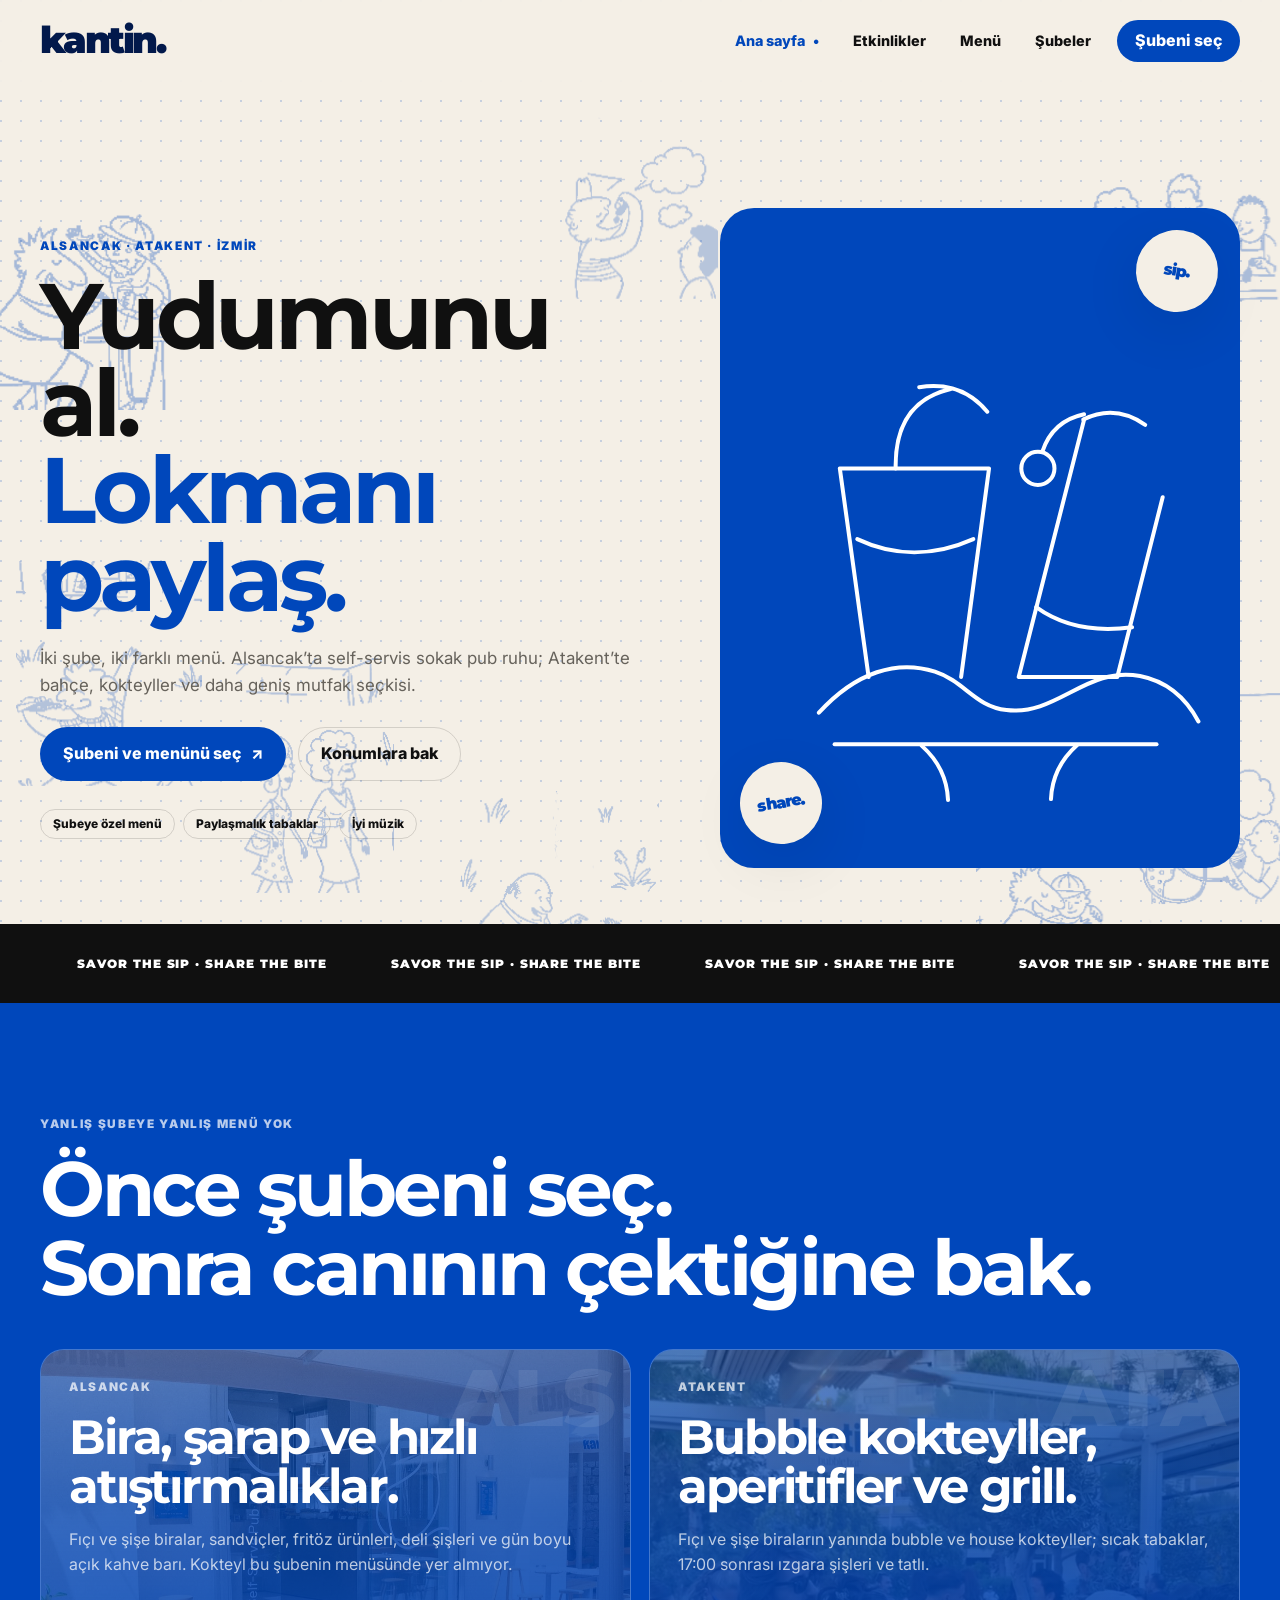
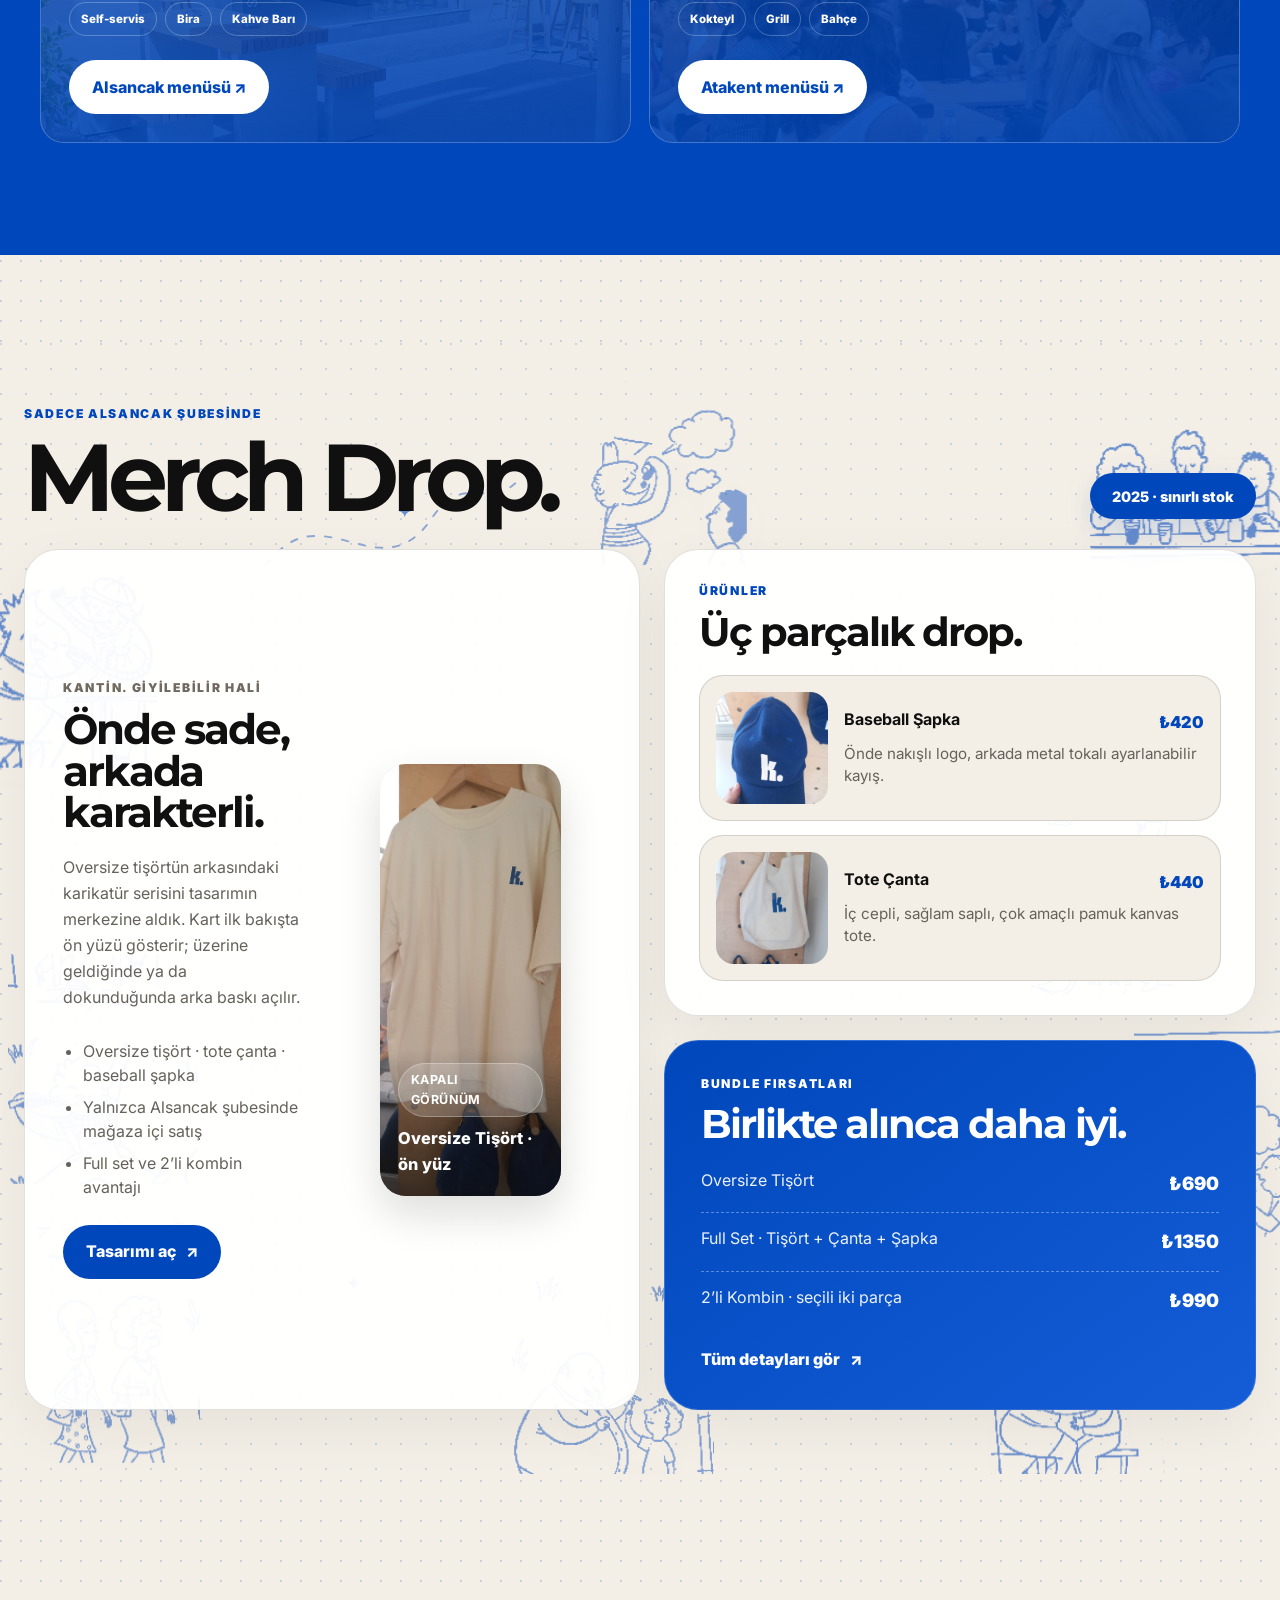
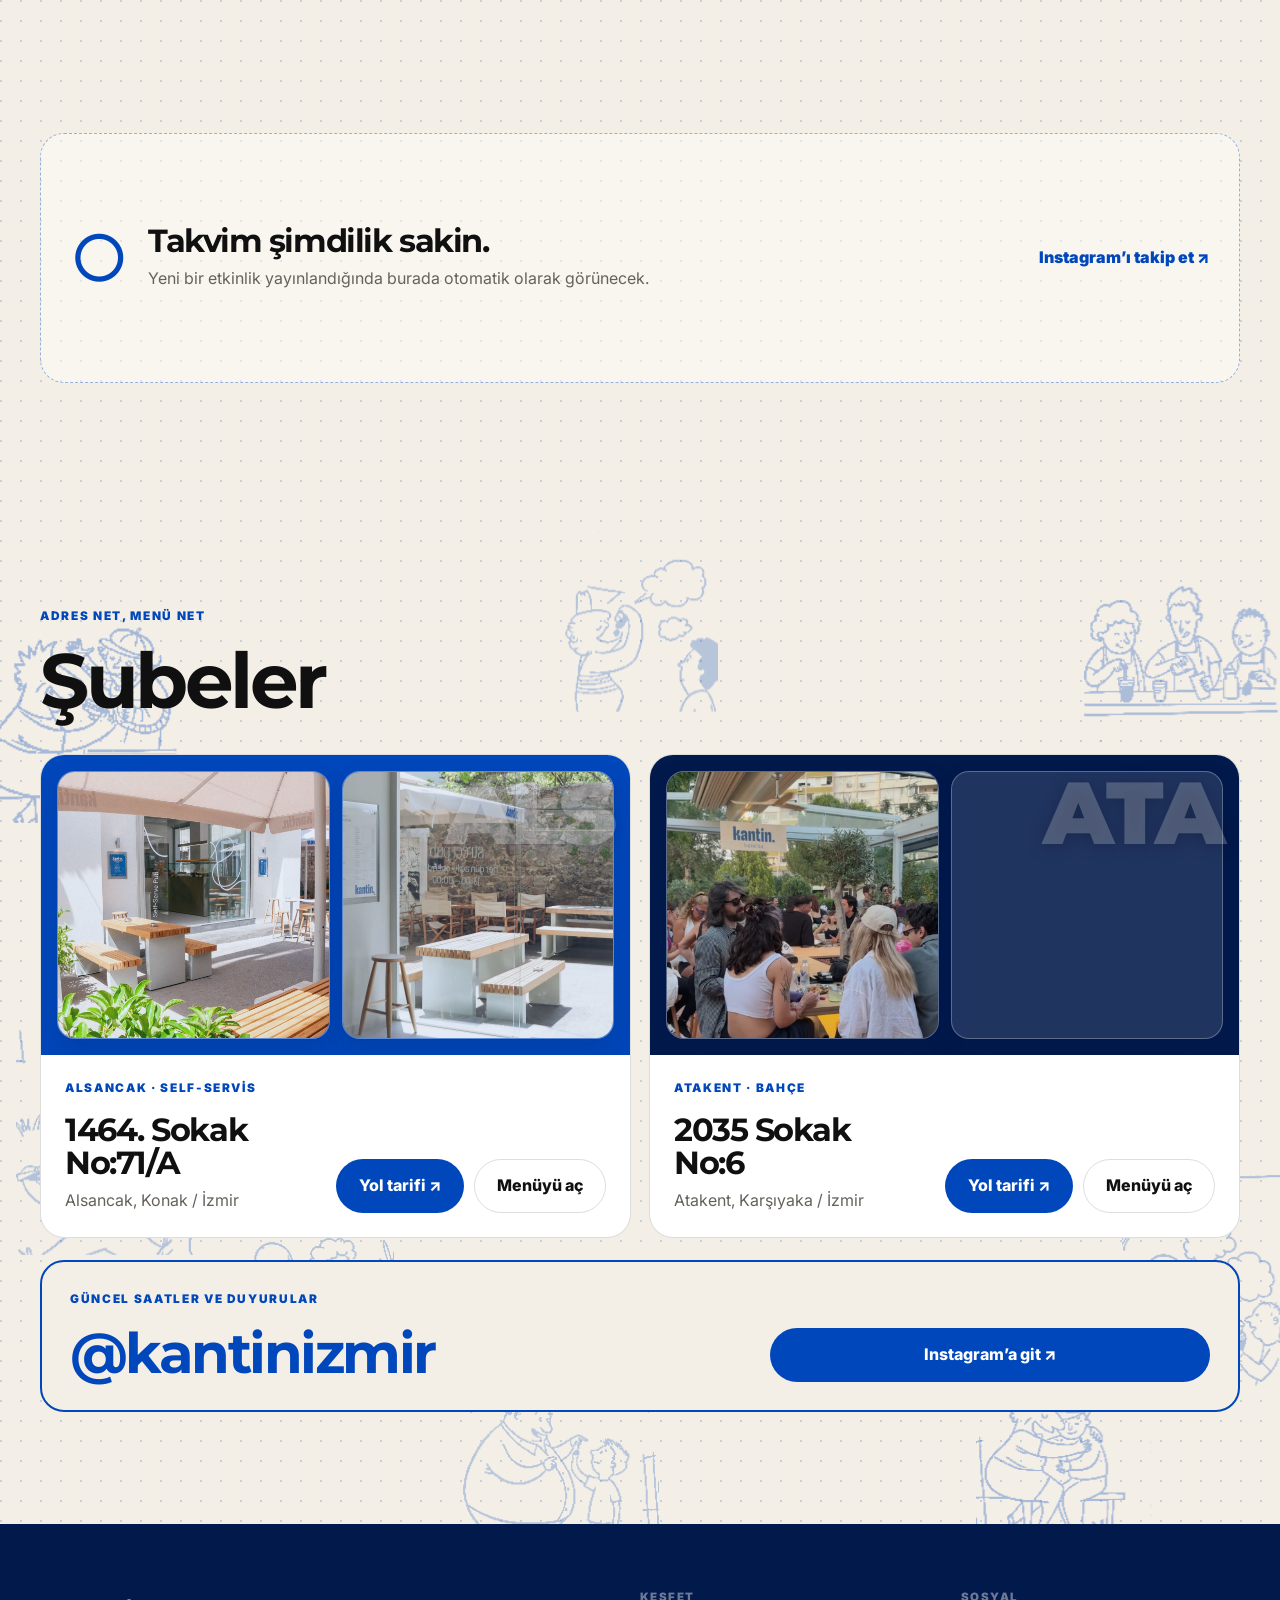
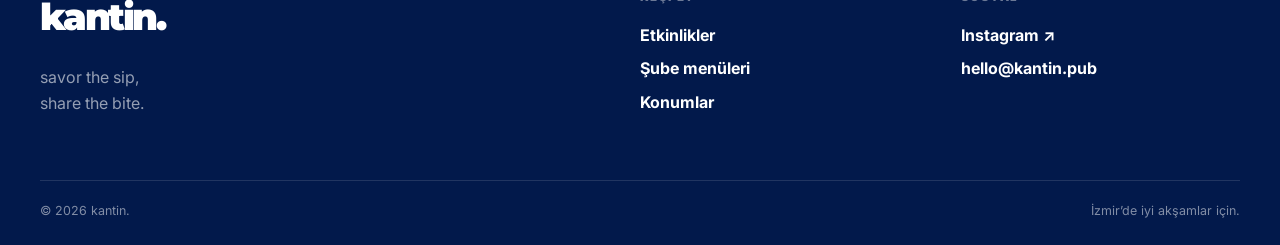
<file: index.html>
<!doctype html>
<html lang="tr">
<head>
  <meta charset="utf-8">
  <meta name="viewport" content="width=device-width, initial-scale=1">
  <meta name="description" content="Kantin. Alsancak ve Atakent şubeleri, şubeye özel menüler ve yaklaşan etkinlikler.">
  <meta name="theme-color" content="#0047BB">
  <title>kantin. — savor the sip, share the bite</title>
  <link rel="icon" href="assets/img/favicon.svg" type="image/svg+xml">
  <link rel="preconnect" href="https://fonts.googleapis.com">
  <link rel="preconnect" href="https://fonts.gstatic.com" crossorigin>
  <link href="https://fonts.googleapis.com/css2?family=Inter:wght@400;500;600;700;800;900&family=Montserrat:wght@700;800;900&display=swap" rel="stylesheet">
  <link rel="stylesheet" href="assets/css/style.css?v=phase2-menu-content-v10">
  <script src="assets/js/main.js?v=merch-touch-toggle-v4" defer></script>
  <script type="module" src="assets/js/events-public.js?v=merch-drop-1"></script>
</head>
<body>
  <a class="skip-link" href="#main">İçeriğe geç</a>
  <header class="site-header" data-header>
    <div class="container nav-wrap">
      <a class="brand" href="index.html" aria-label="Kantin ana sayfa">kantin<span>.</span></a>
      <button class="nav-toggle" type="button" aria-expanded="false" aria-controls="site-nav" aria-label="Menüyü aç" data-nav-toggle>
        <span></span><span></span><span></span>
      </button>
      <nav class="site-nav" id="site-nav" aria-label="Ana navigasyon" data-nav>
        <a class="active" href="index.html">Ana sayfa</a>
        <a href="events.html">Etkinlikler</a>
        <a href="menu.html">Menü</a>
        <a href="index.html#subeler">Şubeler</a>
        <a class="nav-cta" href="menu.html">Şubeni seç</a>
      </nav>
    </div>
  </header>

  <main id="main">
    <section class="hero dotted-paper">
      <div class="container hero-grid">
        <div class="hero-copy reveal">
          <p class="eyebrow">Alsancak · Atakent · İzmir</p>
          <h1>Yudumunu al.<br><span>Lokmanı paylaş.</span></h1>
          <p class="hero-lead">
            İki şube, iki farklı menü. Alsancak’ta self-servis sokak pub ruhu;
            Atakent’te bahçe, kokteyller ve daha geniş mutfak seçkisi.
          </p>
          <div class="hero-actions">
            <a class="button button-primary" href="menu.html">Şubeni ve menünü seç <span aria-hidden="true">↗</span></a>
            <a class="button button-ghost" href="#subeler">Konumlara bak</a>
          </div>
          <div class="hero-meta" aria-label="Kantin özellikleri">
            <span>Şubeye özel menü</span>
            <span>Paylaşmalık tabaklar</span>
            <span>İyi müzik</span>
          </div>
        </div>

        <div class="hero-art reveal reveal-delay-1" aria-hidden="true">
          <div class="hero-sticker sticker-top">sip.</div>
          <svg class="hero-illustration" viewBox="0 0 560 620">
            <path d="M95 484c43-47 90-61 133-47 34 11 46 40 82 44 58 7 92-51 153-39 31 6 53 26 67 52" />
            <path d="M152 443 119 204h171l-32 239" />
            <path d="M139 285c42 20 88 20 133 0" />
            <path d="M183 204c-1-51 20-81 63-91" />
            <path d="M210 111c32-5 58 4 78 28" />
            <path d="m399 148-75 295h113l52-206" />
            <path d="M344 363c29 21 66 29 110 23" />
            <path d="M398 148c24-12 48-10 71 6" />
            <path d="M113 520h369" />
            <path d="M213 522c19 17 29 38 30 62M391 521c-19 17-29 38-30 62" />
            <circle cx="346" cy="204" r="19" />
            <path d="M351 185c8-24 24-38 48-43" />
          </svg>
          <div class="hero-sticker sticker-bottom">share.</div>
        </div>
      </div>

      <div class="marquee" aria-hidden="true">
        <div class="marquee-track">
          <div class="marquee-group">
            <span>SAVOR THE SIP · SHARE THE BITE</span>
            <span>SAVOR THE SIP · SHARE THE BITE</span>
            <span>SAVOR THE SIP · SHARE THE BITE</span>
            <span>SAVOR THE SIP · SHARE THE BITE</span>
          </div>
          <div class="marquee-group">
            <span>SAVOR THE SIP · SHARE THE BITE</span>
            <span>SAVOR THE SIP · SHARE THE BITE</span>
            <span>SAVOR THE SIP · SHARE THE BITE</span>
            <span>SAVOR THE SIP · SHARE THE BITE</span>
          </div>
        </div>
      </div>
    </section>

    <section class="section section-blue">
      <div class="container">
        <div class="section-heading reveal branch-menu-heading">
          <p class="eyebrow eyebrow-light">Yanlış şubeye yanlış menü yok</p>
          <h2>Önce şubeni seç.<br>Sonra canının çektiğine bak.</h2>
        </div>

        <div class="home-menu-branches">
          <article class="home-menu-branch home-menu-branch-als reveal">
            <div class="home-menu-media" aria-hidden="true">
              <img src="assets/img/branches/alsancak-1.jpg" alt="" loading="lazy" decoding="async">
            </div>
            <div class="home-menu-code">ALS</div>
            <p class="eyebrow eyebrow-light">Alsancak</p>
            <h3>Bira, şarap ve hızlı atıştırmalıklar.</h3>
            <p>
              Fıçı ve şişe biralar, sandviçler, fritöz ürünleri, deli şişleri ve
              gün boyu açık kahve barı. Kokteyl bu şubenin menüsünde yer almıyor.
            </p>
            <div class="home-menu-tags">
              <span>Self-servis</span><span>Bira</span><span>Kahve Barı</span>
            </div>
            <a class="button button-white" href="menu.html?sube=alsancak">Alsancak menüsü ↗</a>
          </article>

          <article class="home-menu-branch home-menu-branch-ata reveal reveal-delay-1">
            <div class="home-menu-media" aria-hidden="true">
              <img src="assets/img/branches/atakent-1.png" alt="" loading="lazy" decoding="async">
            </div>
            <div class="home-menu-code">ATA</div>
            <p class="eyebrow eyebrow-light">Atakent</p>
            <h3>Bubble kokteyller, aperitifler ve grill.</h3>
            <p>
              Fıçı ve şişe biraların yanında bubble ve house kokteyller;
              sıcak tabaklar, 17:00 sonrası ızgara şişleri ve tatlı.
            </p>
            <div class="home-menu-tags">
              <span>Kokteyl</span><span>Grill</span><span>Bahçe</span>
            </div>
            <a class="button button-white" href="menu.html?sube=atakent">Atakent menüsü ↗</a>
          </article>
        </div>
      </div>
    </section>


    <section class="section merch-drop-section home-merch-cartoon" id="merch-drop">
      <div class="merch-panel-shell home-merch-panel reveal" data-merch-parallax>
        <div class="merch-doodle-stage home-merch-doodles" aria-hidden="true">
          <img class="merch-doodle merch-doodle-table" src="assets/img/merch/doodles/table-friends.png" alt="">
          <img class="merch-doodle merch-doodle-look" src="assets/img/merch/doodles/looking-up.png" alt="">
          <img class="merch-doodle merch-doodle-bar" src="assets/img/merch/doodles/bar-friends.png" alt="">
          <img class="merch-doodle merch-doodle-jump" src="assets/img/merch/doodles/jumping.png" alt="">
          <img class="merch-doodle merch-doodle-cats" src="assets/img/merch/doodles/cats-table.png" alt="">
          <img class="merch-doodle merch-doodle-share" src="assets/img/merch/doodles/sharing-drink.png" alt="">
          <img class="merch-doodle merch-doodle-highfive" src="assets/img/merch/doodles/high-five.png" alt="">
          <img class="merch-doodle merch-doodle-hug" src="assets/img/merch/doodles/hugging.png" alt="">
          <img class="merch-doodle merch-doodle-walk" src="assets/img/merch/doodles/walking.png" alt="">

          <svg class="merch-motion-path merch-motion-path-one" viewBox="0 0 280 130" focusable="false">
            <path d="M8 92C72 16 124 132 184 54C219 10 242 49 272 25" />
          </svg>
          <svg class="merch-motion-path merch-motion-path-two" viewBox="0 0 250 110" focusable="false">
            <path d="M7 32C48 91 98 4 151 67C183 105 211 70 243 92" />
          </svg>
          <span class="merch-spark merch-spark-one">✦</span>
          <span class="merch-spark merch-spark-two">✦</span>
          <span class="merch-spark merch-spark-three">✦</span>
        </div>

        <div class="container home-merch-content home-merch-v12">
          <header class="home-merch-header">
            <div>
              <p class="home-merch-eyebrow">Sadece Alsancak şubesinde</p>
              <h2>Merch Drop.</h2>
            </div>
            <span class="home-merch-stock">2025 · sınırlı stok</span>
          </header>

          <div class="home-merch-grid">
            <article class="home-merch-story" data-merch-toggle>
              <div class="home-merch-story-copy">
                <p class="home-merch-card-kicker">Kantin. giyilebilir hali</p>
                <h3>Önde sade,<br>arkada karakterli.</h3>
                <p class="home-merch-description">
                  Oversize tişörtün arkasındaki karikatür serisini tasarımın merkezine aldık.
                  Kart ilk bakışta ön yüzü gösterir; üzerine geldiğinde ya da dokunduğunda arka baskı açılır.
                </p>
                <ul class="home-merch-list">
                  <li>Oversize tişört · tote çanta · baseball şapka</li>
                  <li>Yalnızca Alsancak şubesinde mağaza içi satış</li>
                  <li>Full set ve 2’li kombin avantajı</li>
                </ul>
                <button class="button button-primary merch-toggle-button home-merch-open" type="button" data-merch-trigger aria-expanded="false">
                  Tasarımı aç <span aria-hidden="true">↗</span>
                </button>
              </div>

              <div class="merch-flip-card home-merch-shirt" aria-live="polite" data-merch-photo-toggle role="button" tabindex="0" aria-label="Tişörtün arka tasarımını göster" aria-pressed="false">
                <div class="merch-flip-inner" data-merch-flip>
                  <figure class="merch-face merch-face-front">
                    <img src="assets/img/merch/tee-front.jpg" alt="Ön yüzünde küçük mavi k. logosu bulunan krem oversize tişört.">
                    <figcaption>
                      <span class="merch-face-label">Kapalı görünüm</span>
                      <strong>Oversize Tişört · ön yüz</strong>
                    </figcaption>
                  </figure>
                  <figure class="merch-face merch-face-back">
                    <img src="assets/img/merch/tee-back.jpg" alt="Arka yüzünde mavi karikatür baskısı bulunan krem oversize tişört.">
                    <figcaption>
                      <span class="merch-face-label">Açılan görünüm</span>
                      <strong>Karikatür baskı · arka yüz</strong>
                    </figcaption>
                  </figure>
                </div>
              </div>
            </article>

            <div class="home-merch-side">
              <article class="home-merch-products">
                <div class="home-merch-products-heading">
                  <p class="home-merch-card-kicker home-merch-card-kicker-blue">Ürünler</p>
                  <h3>Üç parçalık drop.</h3>
                </div>

                <div class="home-merch-product-list">
                  <article class="home-merch-product">
                    <img src="assets/img/merch/cap-front.jpg" alt="Mavi Kantin baseball şapka.">
                    <div>
                      <div class="home-merch-product-title">
                        <h4>Baseball Şapka</h4>
                        <strong>₺420</strong>
                      </div>
                      <p>Önde nakışlı logo, arkada metal tokalı ayarlanabilir kayış.</p>
                    </div>
                  </article>

                  <article class="home-merch-product">
                    <img src="assets/img/merch/tote-front.jpg" alt="Krem Kantin tote çanta.">
                    <div>
                      <div class="home-merch-product-title">
                        <h4>Tote Çanta</h4>
                        <strong>₺440</strong>
                      </div>
                      <p>İç cepli, sağlam saplı, çok amaçlı pamuk kanvas tote.</p>
                    </div>
                  </article>
                </div>
              </article>

              <article class="home-merch-bundles">
                <p class="home-merch-card-kicker">Bundle fırsatları</p>
                <h3>Birlikte alınca daha iyi.</h3>
                <div class="home-merch-bundle-lines">
                  <div><span>Oversize Tişört</span><strong>₺690</strong></div>
                  <div><span>Full Set · Tişört + Çanta + Şapka</span><strong>₺1350</strong></div>
                  <div><span>2’li Kombin · seçili iki parça</span><strong>₺990</strong></div>
                </div>
                <a class="home-merch-more" href="menu.html?sube=alsancak#merch-drop">
                  Tüm detayları gör <span aria-hidden="true">↗</span>
                </a>
              </article>
            </div>
          </div>
        </div>
      </div>
    </section>

    <section class="section" id="etkinlikler">
      <div class="container">
        <div class="section-header reveal">
          <div>
            <p class="eyebrow">Sadece gerçekten olduğunda</p>
            <h2>Yaklaşan etkinlikler</h2>
          </div>
          <a class="text-link" href="events.html">Etkinlik sayfası <span>↗</span></a>
        </div>

        <div class="event-grid dynamic-events-home" data-events-home aria-live="polite">
          <article class="event-empty-card">
            <span class="event-empty-icon">○</span>
            <div>
              <h3>Takvim şimdilik sakin.</h3>
              <p>Yeni bir etkinlik yayınlandığında burada otomatik olarak görünecek.</p>
            </div>
            <a class="text-link" href="https://www.instagram.com/kantinizmir/" target="_blank" rel="noopener">Instagram’ı takip et ↗</a>
          </article>
        </div>
      </div>
    </section>

    <section class="section dotted-paper" id="subeler">
      <div class="container">
        <div class="section-header reveal">
          <div>
            <p class="eyebrow">Adres net, menü net</p>
            <h2>Şubeler</h2>
          </div>
        </div>

        <div class="branch-grid">
          <article class="branch-card reveal">
            <div class="branch-visual branch-alsancak" aria-hidden="true">
              <span class="branch-watermark branch-watermark-back">ALS</span>
              <div class="branch-photo-grid">
                <figure class="branch-photo-frame branch-photo-frame-main">
                  <img class="branch-photo" src="assets/img/branches/alsancak-1.jpg" alt="" loading="lazy" decoding="async">
                </figure>
                <figure class="branch-photo-frame branch-photo-frame-secondary">
                  <img class="branch-photo" src="assets/img/branches/alsancak-2.jpg" alt="" loading="lazy" decoding="async">
                </figure>
              </div>
              <span class="branch-watermark branch-watermark-front">ALS</span>
            </div>
            <div class="branch-content branch-content-v3">
              <div>
                <p class="eyebrow">Alsancak · Self-servis</p>
                <h3>1464. Sokak No:71/A</h3>
                <p>Alsancak, Konak / İzmir</p>
              </div>
              <div class="branch-actions">
                <a class="button button-primary" href="https://www.google.com/maps/search/?api=1&query=Kantin+Izmir+1464+Sokak+71A+Alsancak+Konak+Izmir" target="_blank" rel="noopener">Yol tarifi ↗</a>
                <a class="button button-ghost" href="menu.html?sube=alsancak">Menüyü aç</a>
              </div>
            </div>
          </article>

          <article class="branch-card reveal reveal-delay-1">
            <div class="branch-visual branch-atakent" aria-hidden="true">
              <span class="branch-watermark branch-watermark-back">ATA</span>
              <div class="branch-photo-grid">
                <figure class="branch-photo-frame branch-photo-frame-main">
                  <img class="branch-photo" src="assets/img/branches/atakent-1.png" alt="" loading="lazy" decoding="async">
                </figure>
                <figure class="branch-photo-frame branch-photo-frame-secondary">
                  <img class="branch-photo" src="assets/img/branches/atakent-2.png" alt="" loading="lazy" decoding="async">
                </figure>
              </div>
              <span class="branch-watermark branch-watermark-front">ATA</span>
            </div>
            <div class="branch-content branch-content-v3">
              <div>
                <p class="eyebrow">Atakent · Bahçe</p>
                <h3>2035 Sokak No:6</h3>
                <p>Atakent, Karşıyaka / İzmir</p>
              </div>
              <div class="branch-actions">
                <a class="button button-primary" href="https://www.google.com/maps/search/?api=1&query=Kantin+Atakent+2035+Sokak+6+Atakent+Karsiyaka+Izmir" target="_blank" rel="noopener">Yol tarifi ↗</a>
                <a class="button button-ghost" href="menu.html?sube=atakent">Menüyü aç</a>
              </div>
            </div>
          </article>
        </div>

        <div class="instagram-strip reveal">
          <div>
            <p class="eyebrow">Güncel saatler ve duyurular</p>
            <h3>@kantinizmir</h3>
          </div>
          <a class="button button-primary" href="https://www.instagram.com/kantinizmir/" target="_blank" rel="noopener">Instagram’a git ↗</a>
        </div>
      </div>
    </section>
  </main>

  <footer class="site-footer">
    <div class="container footer-grid">
      <div>
        <a class="brand footer-brand" href="index.html">kantin<span>.</span></a>
        <p>savor the sip,<br>share the bite.</p>
      </div>
      <div class="footer-links">
        <p class="footer-label">Keşfet</p>
        <a href="events.html">Etkinlikler</a>
        <a href="menu.html">Şube menüleri</a>
        <a href="index.html#subeler">Konumlar</a>
      </div>
      <div class="footer-links">
        <p class="footer-label">Sosyal</p>
        <a href="https://www.instagram.com/kantinizmir/" target="_blank" rel="noopener">Instagram ↗</a>
        <a href="mailto:hello@kantin.pub">hello@kantin.pub</a>
      </div>
    </div>
    <div class="container footer-bottom">
      <span>© <span data-year></span> kantin.</span>
      <span>İzmir’de iyi akşamlar için.</span>
    </div>
  </footer>
</body>
</html>
</file>
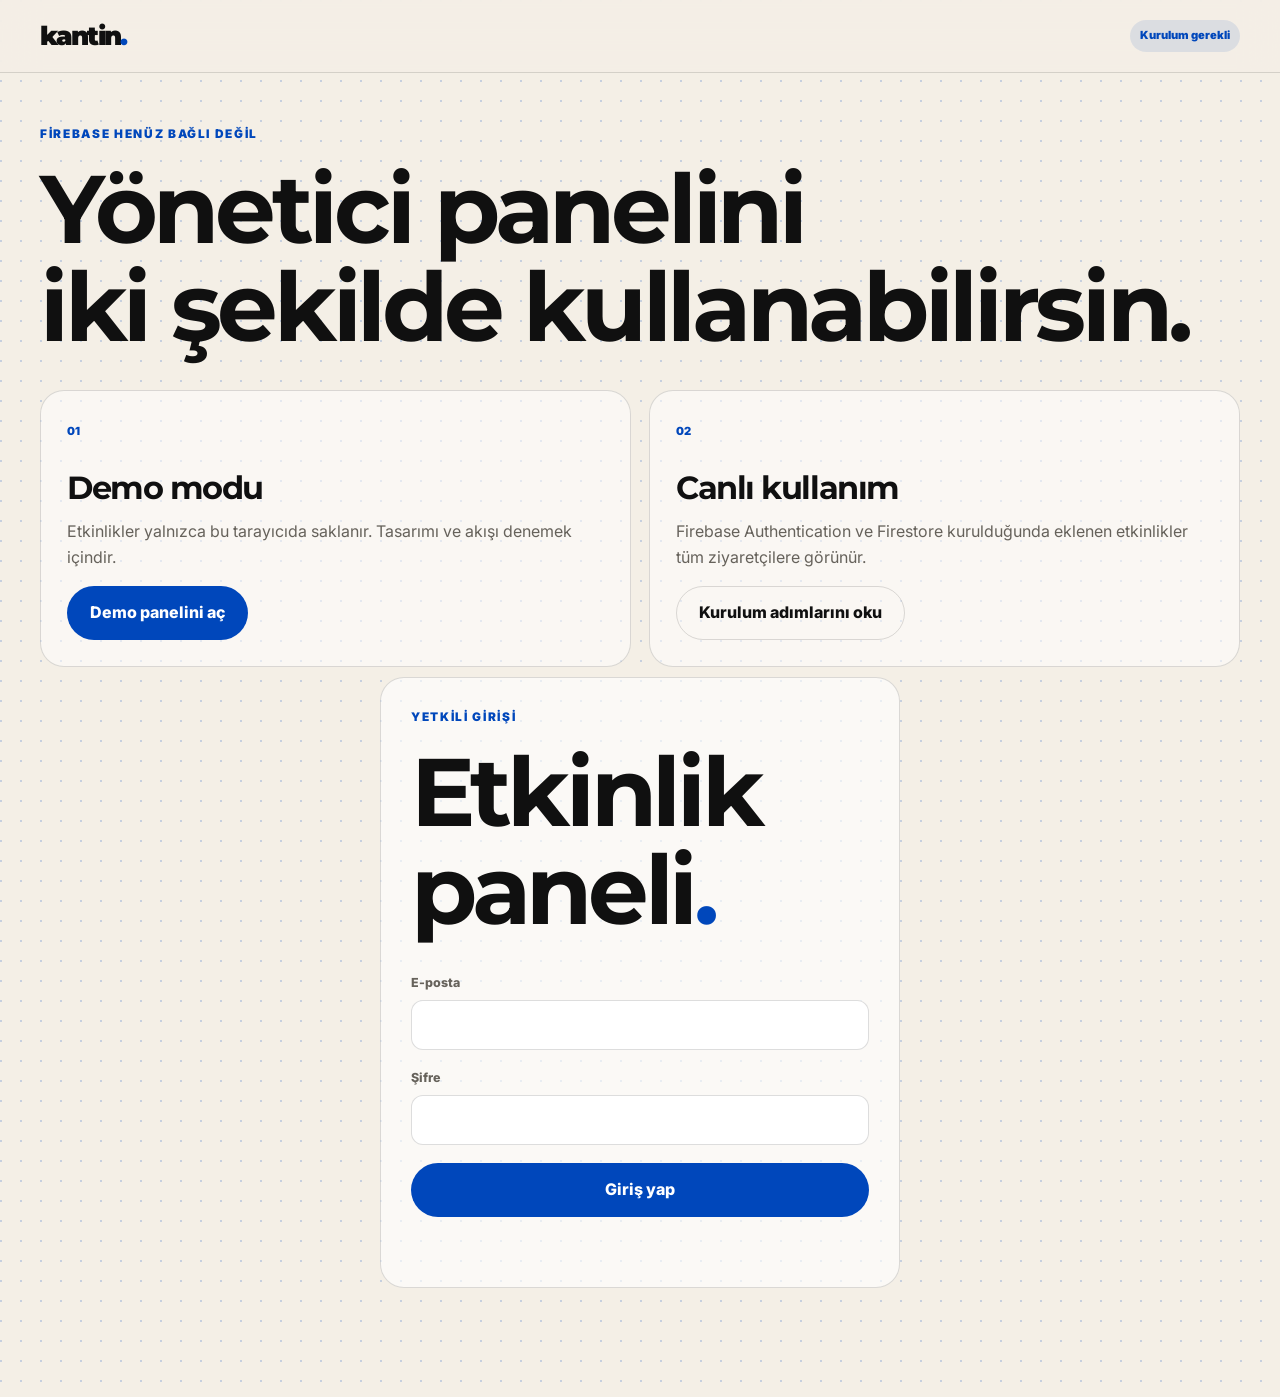
<file: admin.html>
<!doctype html>
<html lang="tr">
<head>
  <meta charset="utf-8">
  <meta name="viewport" content="width=device-width, initial-scale=1">
  <meta name="robots" content="noindex,nofollow">
  <meta name="theme-color" content="#0047BB">
  <title>Etkinlik Yönetimi — kantin.</title>
  <link rel="icon" href="assets/img/favicon.svg" type="image/svg+xml">
  <link rel="preconnect" href="https://fonts.googleapis.com">
  <link rel="preconnect" href="https://fonts.gstatic.com" crossorigin>
  <link href="https://fonts.googleapis.com/css2?family=Inter:wght@400;500;600;700;800;900&family=Montserrat:wght@700;800;900&display=swap" rel="stylesheet">
  <link rel="stylesheet" href="assets/css/style.css?v=phase2-menu-content-v10">
  <script src="assets/js/main.js?v=merch-touch-toggle-v4" defer></script>
  <script type="module" src="assets/js/admin.js?v=6-final-2"></script>
</head>
<body class="admin-body">
  <header class="admin-header">
    <div class="container admin-header-inner">
      <a class="brand" href="index.html">kantin<span>.</span></a>
      <div>
        <span class="admin-mode-badge" data-admin-mode>Bağlantı kontrol ediliyor</span>
        <button class="admin-text-button" type="button" data-admin-signout hidden>Çıkış yap</button>
      </div>
    </div>
  </header>

  <main class="admin-main">
    <section class="container admin-setup" data-admin-setup hidden>
      <p class="eyebrow">Firebase henüz bağlı değil</p>
      <h1>Yönetici panelini<br>iki şekilde kullanabilirsin.</h1>
      <div class="admin-option-grid">
        <article>
          <span>01</span>
          <h2>Demo modu</h2>
          <p>Etkinlikler yalnızca bu tarayıcıda saklanır. Tasarımı ve akışı denemek içindir.</p>
          <button class="button button-primary" type="button" data-demo-start>Demo panelini aç</button>
        </article>
        <article>
          <span>02</span>
          <h2>Canlı kullanım</h2>
          <p>Firebase Authentication ve Firestore kurulduğunda eklenen etkinlikler tüm ziyaretçilere görünür.</p>
          <a class="button button-ghost" href="README.md">Kurulum adımlarını oku</a>
        </article>
      </div>
    </section>

    <section class="container admin-login" data-admin-login hidden>
      <div class="admin-login-card">
        <p class="eyebrow">Yetkili girişi</p>
        <h1>Etkinlik paneli<span>.</span></h1>
        <form data-login-form>
          <label>E-posta<input type="email" name="email" autocomplete="username" required></label>
          <label>Şifre<input type="password" name="password" autocomplete="current-password" required></label>
          <button class="button button-primary" type="submit">Giriş yap</button>
          <p class="form-message" data-login-message></p>
        </form>
      </div>
    </section>

    <section class="container admin-dashboard" data-admin-dashboard hidden>
      <div class="admin-dashboard-head">
        <div>
          <p class="eyebrow">Etkinlik yönetimi</p>
          <h1>Takvimi güncelle<span>.</span></h1>
        </div>
        <button class="button button-primary" type="button" data-new-event>Yeni etkinlik</button>
      </div>

      <div class="admin-layout">
        <aside class="admin-event-list-panel">
          <div class="admin-panel-title">
            <h2>Etkinlikler</h2>
            <span data-event-count>0 kayıt</span>
          </div>
          <div class="admin-event-list" data-admin-event-list>
            <p class="admin-list-empty">Henüz etkinlik eklenmedi.</p>
          </div>
        </aside>

        <section class="admin-form-panel">
          <div class="admin-panel-title">
            <h2 data-form-title>Yeni etkinlik</h2>
            <button class="admin-text-button danger" type="button" data-delete-event hidden>Sil</button>
          </div>

          <form class="event-admin-form" data-event-form>
            <input type="hidden" name="id">

            <label>
              Etkinlik adı
              <input type="text" name="title" maxlength="100" required placeholder="Örn. Backyard Session">
            </label>

            <label>
              Kısa açıklama
              <textarea name="description" rows="4" maxlength="400" required placeholder="Etkinlikte ne olacak?"></textarea>
            </label>

            <div class="admin-form-grid">
              <label>
                Başlangıç
                <input type="datetime-local" name="startAt" required>
              </label>
              <label>
                Bitiş
                <input type="datetime-local" name="endAt" required>
              </label>
            </div>

            <div class="admin-form-grid">
              <label>
                Şube
                <select name="branch" required>
                  <option value="alsancak">Alsancak</option>
                  <option value="atakent">Atakent</option>
                  <option value="both">İki şube</option>
                </select>
              </label>
              <label>
                Durum
                <select name="status" required>
                  <option value="draft">Taslak</option>
                  <option value="published">Yayında</option>
                </select>
              </label>
            </div>

            <label>
              Konum metni
              <input type="text" name="location" maxlength="160" placeholder="Boş bırakılırsa şube adresi kullanılır">
            </label>

            <label>
              Bilet / kayıt bağlantısı
              <input type="url" name="link" placeholder="https://...">
            </label>

            <label>
              Görsel bağlantısı
              <input type="url" name="imageUrl" placeholder="https://...">
            </label>

            <div class="admin-form-actions">
              <button class="button button-primary" type="submit">Kaydet</button>
              <button class="button button-ghost" type="button" data-form-reset>Temizle</button>
            </div>
            <p class="form-message" data-form-message></p>
          </form>
        </section>
      </div>
    </section>
  </main>
</body>
</html>
</file>
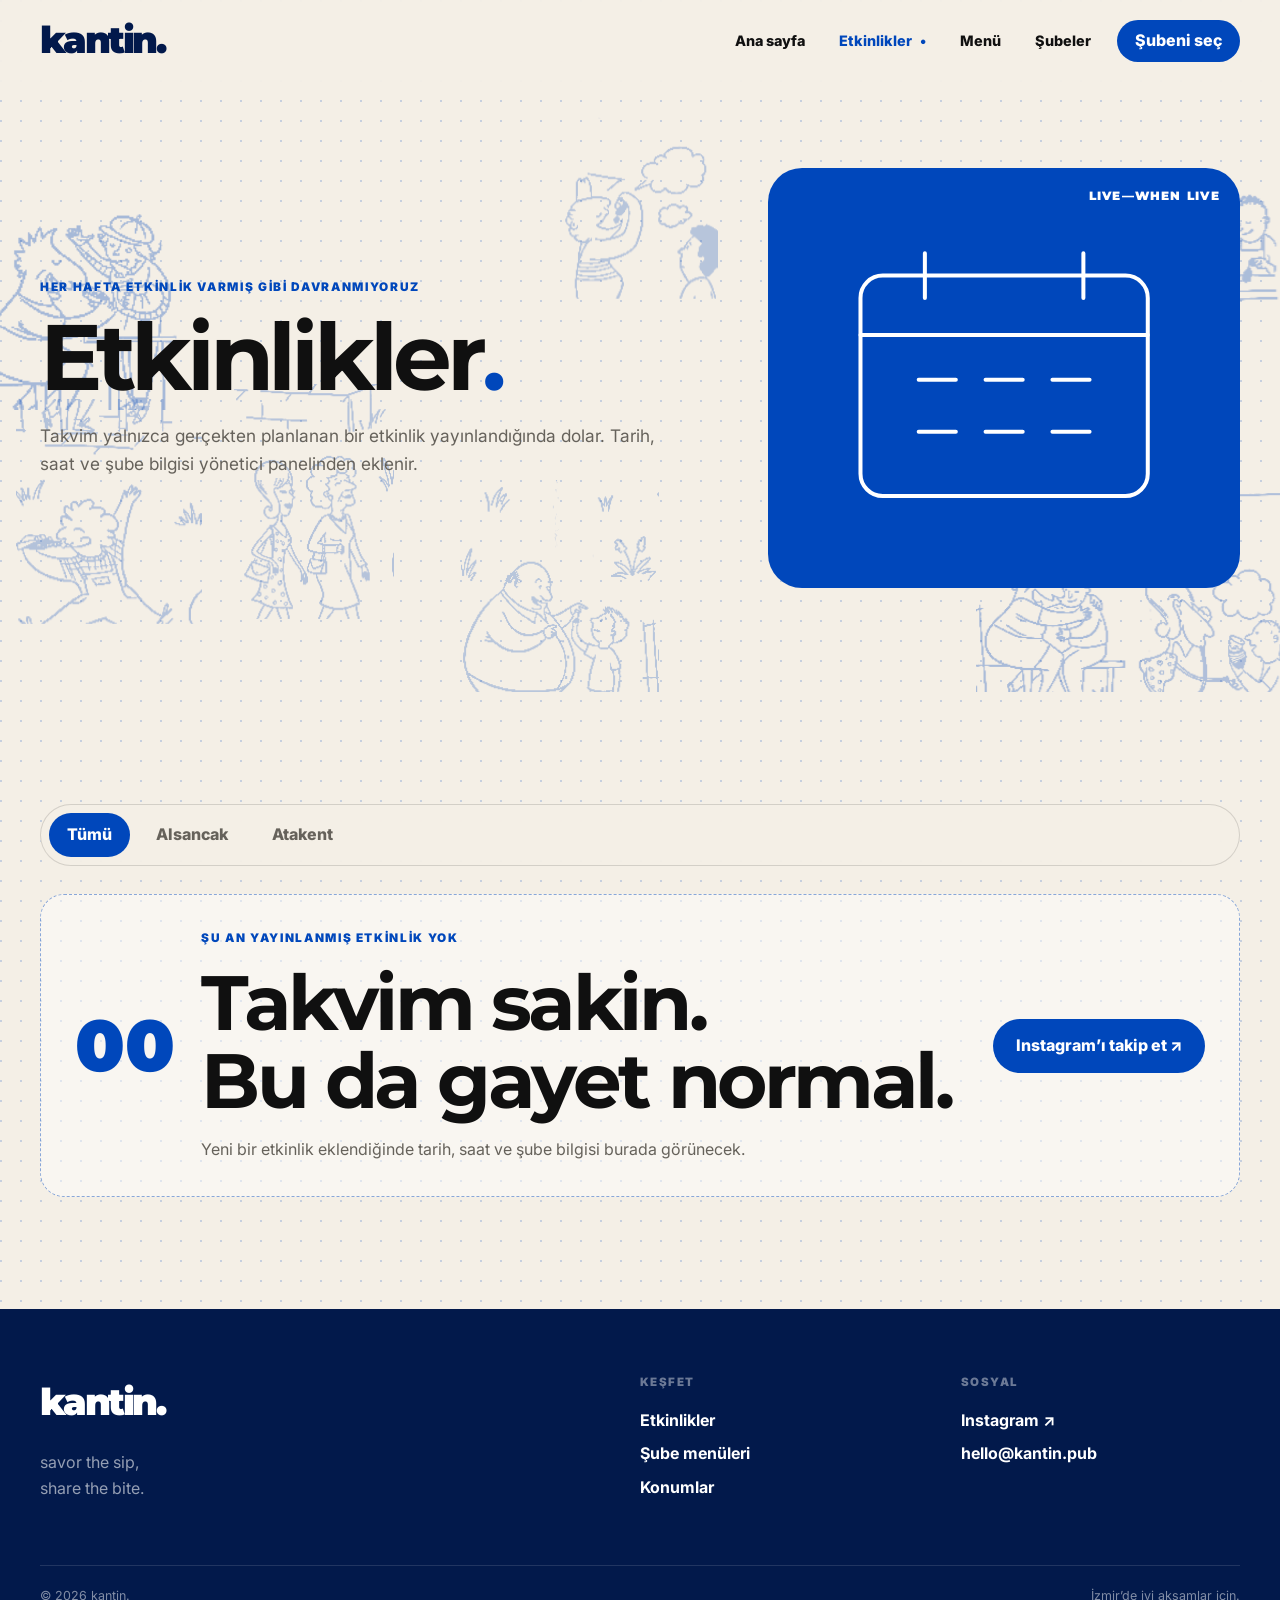
<file: events.html>
<!doctype html>
<html lang="tr">
<head>
  <meta charset="utf-8">
  <meta name="viewport" content="width=device-width, initial-scale=1">
  <meta name="description" content="Kantin. Alsancak ve Atakent yaklaşan etkinlikleri.">
  <meta name="theme-color" content="#0047BB">
  <title>Etkinlikler — kantin.</title>
  <link rel="icon" href="assets/img/favicon.svg" type="image/svg+xml">
  <link rel="preconnect" href="https://fonts.googleapis.com">
  <link rel="preconnect" href="https://fonts.gstatic.com" crossorigin>
  <link href="https://fonts.googleapis.com/css2?family=Inter:wght@400;500;600;700;800;900&family=Montserrat:wght@700;800;900&display=swap" rel="stylesheet">
  <link rel="stylesheet" href="assets/css/style.css?v=phase2-menu-content-v10">
  <script src="assets/js/main.js?v=merch-touch-toggle-v4" defer></script>
  <script type="module" src="assets/js/events-public.js?v=merch-drop-1"></script>
</head>
<body>
  <a class="skip-link" href="#main">İçeriğe geç</a>
  <header class="site-header" data-header>
    <div class="container nav-wrap">
      <a class="brand" href="index.html" aria-label="Kantin ana sayfa">kantin<span>.</span></a>
      <button class="nav-toggle" type="button" aria-expanded="false" aria-controls="site-nav" aria-label="Menüyü aç" data-nav-toggle>
        <span></span><span></span><span></span>
      </button>
      <nav class="site-nav" id="site-nav" aria-label="Ana navigasyon" data-nav>
        <a href="index.html">Ana sayfa</a>
        <a class="active" href="events.html">Etkinlikler</a>
        <a href="menu.html">Menü</a>
        <a href="index.html#subeler">Şubeler</a>
        <a class="nav-cta" href="menu.html">Şubeni seç</a>
      </nav>
    </div>
  </header>

  <main id="main">
    <section class="page-hero page-hero-events dotted-paper">
      <div class="container page-hero-grid">
        <div class="reveal">
          <p class="eyebrow">Her hafta etkinlik varmış gibi davranmıyoruz</p>
          <h1>Etkinlikler<span>.</span></h1>
          <p>
            Takvim yalnızca gerçekten planlanan bir etkinlik yayınlandığında dolar.
            Tarih, saat ve şube bilgisi yönetici panelinden eklenir.
          </p>
        </div>
        <div class="page-hero-mark reveal reveal-delay-1" aria-hidden="true">
          <span>LIVE—WHEN LIVE</span>
          <svg viewBox="0 0 320 270">
            <rect x="44" y="52" width="232" height="178" rx="18"/>
            <path d="M44 100h232M96 34v36M224 34v36M91 136h30M145 136h30M199 136h30M91 178h30M145 178h30M199 178h30"/>
          </svg>
        </div>
      </div>
    </section>

    <section class="section events-page">
      <div class="container">
        <div class="filter-bar reveal" aria-label="Etkinlikleri şubeye göre filtrele">
          <button class="filter-button active" type="button" data-event-filter="all" aria-pressed="true">Tümü</button>
          <button class="filter-button" type="button" data-event-filter="alsancak" aria-pressed="false">Alsancak</button>
          <button class="filter-button" type="button" data-event-filter="atakent" aria-pressed="false">Atakent</button>
        </div>

        <div class="event-list dynamic-events-list" data-events-list aria-live="polite">
          <article class="events-zero-state">
            <div class="events-zero-mark">00</div>
            <div>
              <p class="eyebrow">Şu an yayınlanmış etkinlik yok</p>
              <h2>Takvim sakin.<br>Bu da gayet normal.</h2>
              <p>Yeni bir etkinlik eklendiğinde tarih, saat ve şube bilgisi burada görünecek.</p>
            </div>
            <a class="button button-primary" href="https://www.instagram.com/kantinizmir/" target="_blank" rel="noopener">Instagram’ı takip et ↗</a>
          </article>
        </div>

        <p class="empty-state" hidden data-event-empty>Bu şube için yayınlanmış etkinlik bulunmuyor.</p>
      </div>
    </section>
  </main>

  <footer class="site-footer">
    <div class="container footer-grid">
      <div>
        <a class="brand footer-brand" href="index.html">kantin<span>.</span></a>
        <p>savor the sip,<br>share the bite.</p>
      </div>
      <div class="footer-links">
        <p class="footer-label">Keşfet</p>
        <a href="events.html">Etkinlikler</a>
        <a href="menu.html">Şube menüleri</a>
        <a href="index.html#subeler">Konumlar</a>
      </div>
      <div class="footer-links">
        <p class="footer-label">Sosyal</p>
        <a href="https://www.instagram.com/kantinizmir/" target="_blank" rel="noopener">Instagram ↗</a>
        <a href="mailto:hello@kantin.pub">hello@kantin.pub</a>
      </div>
    </div>
    <div class="container footer-bottom">
      <span>© <span data-year></span> kantin.</span>
      <span>İzmir’de iyi akşamlar için.</span>
    </div>
  </footer>
</body>
</html>
</file>
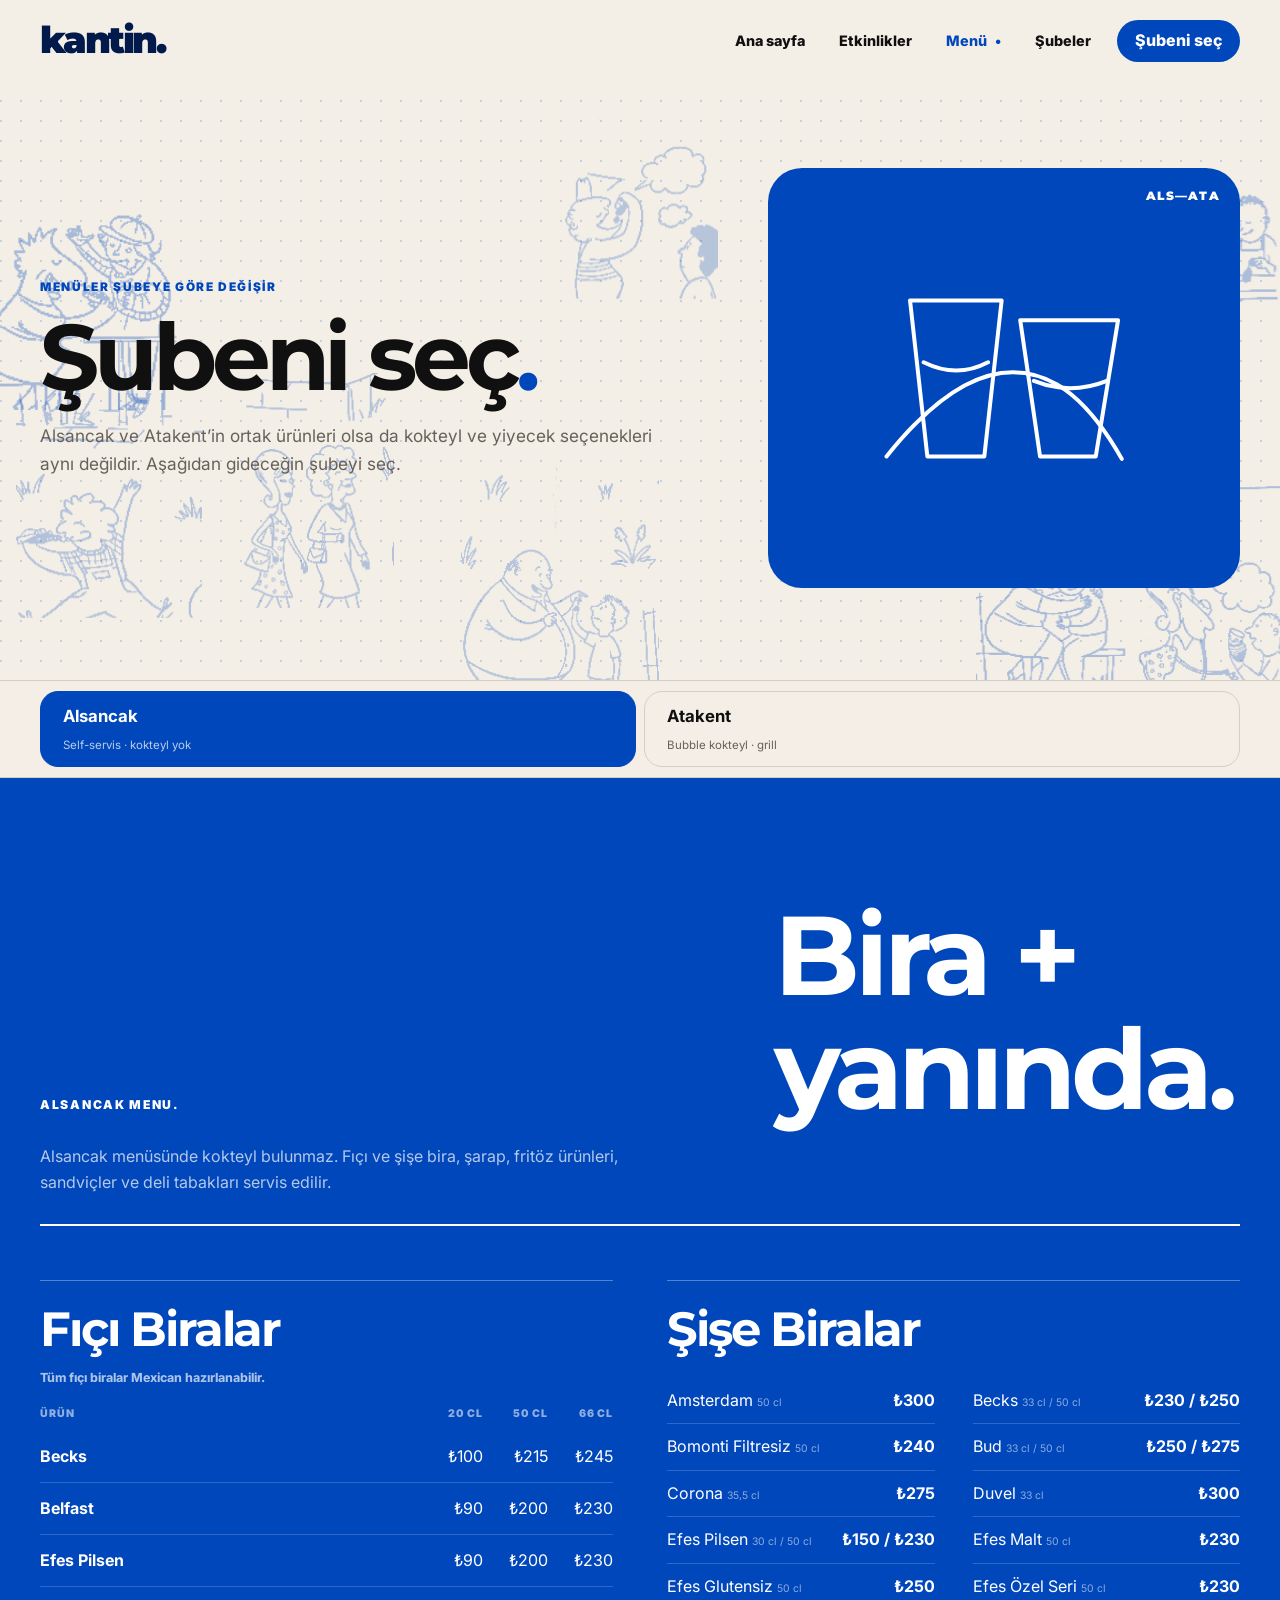
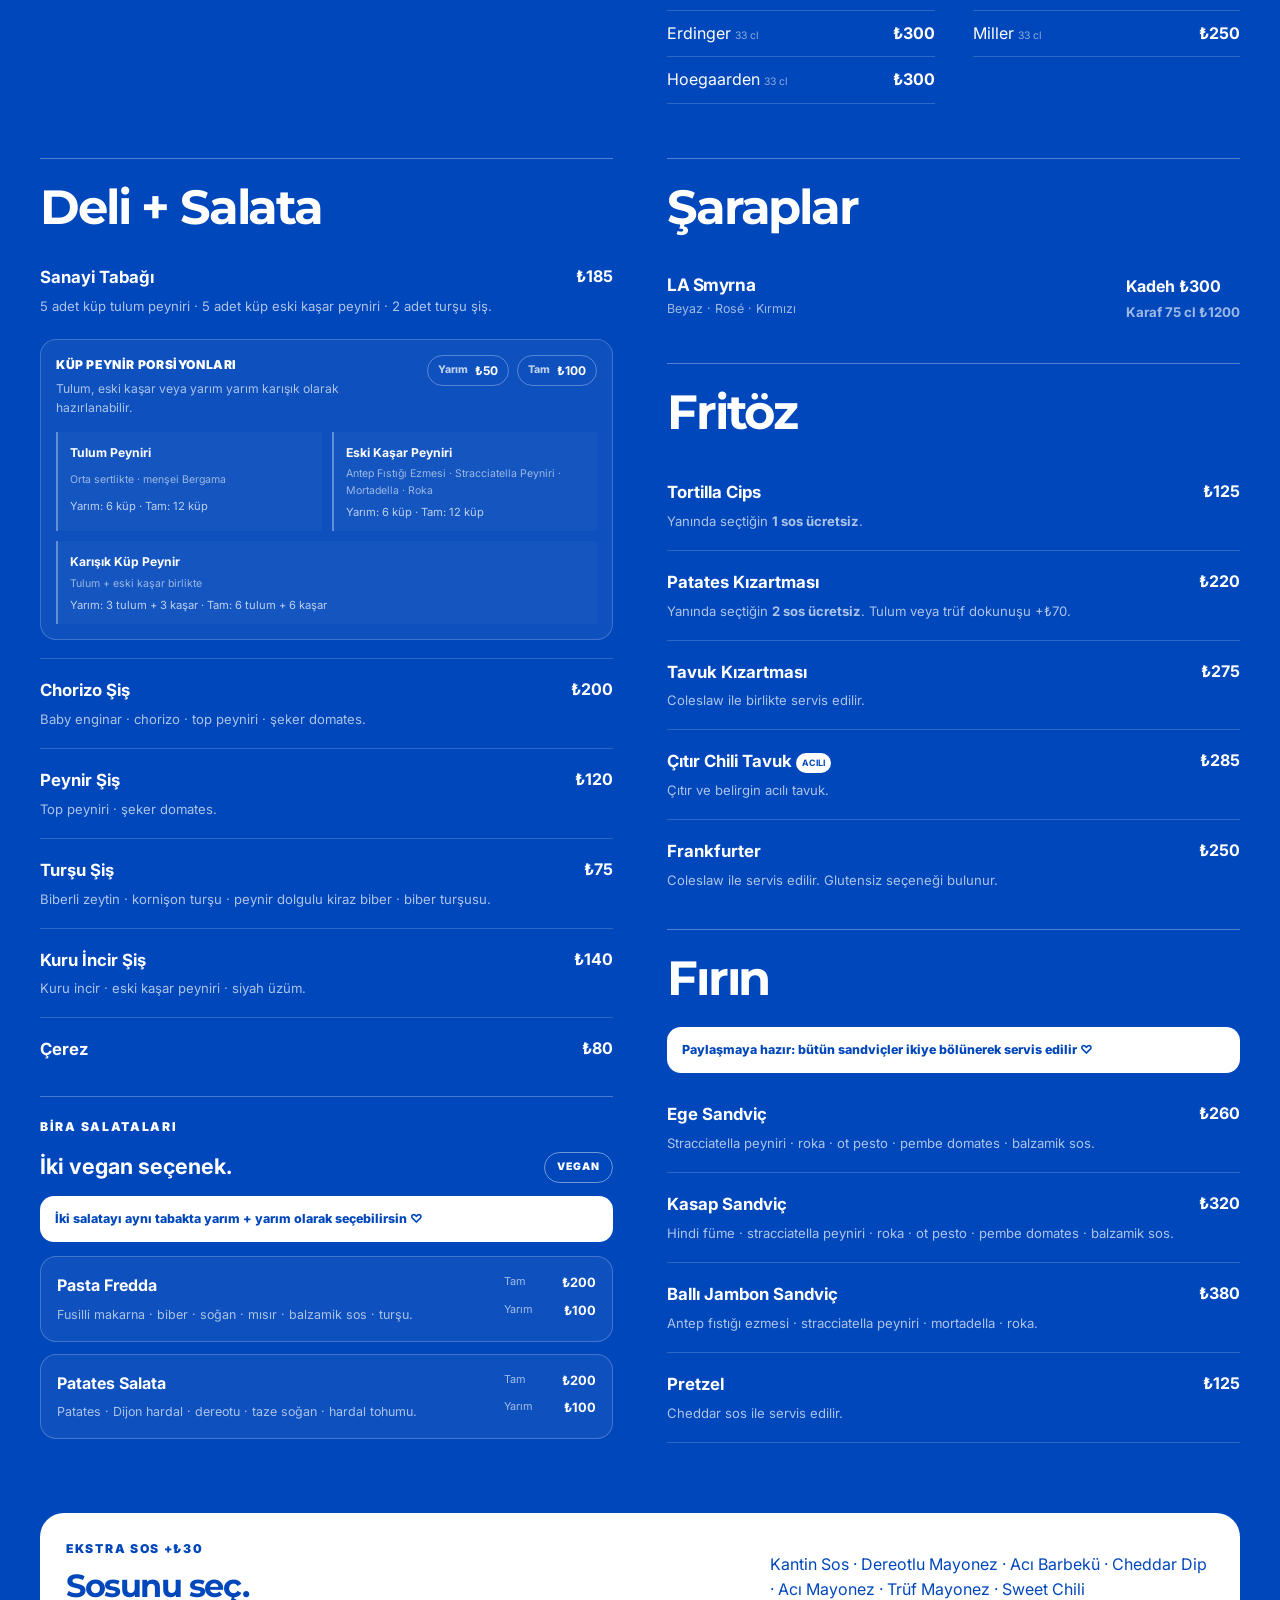
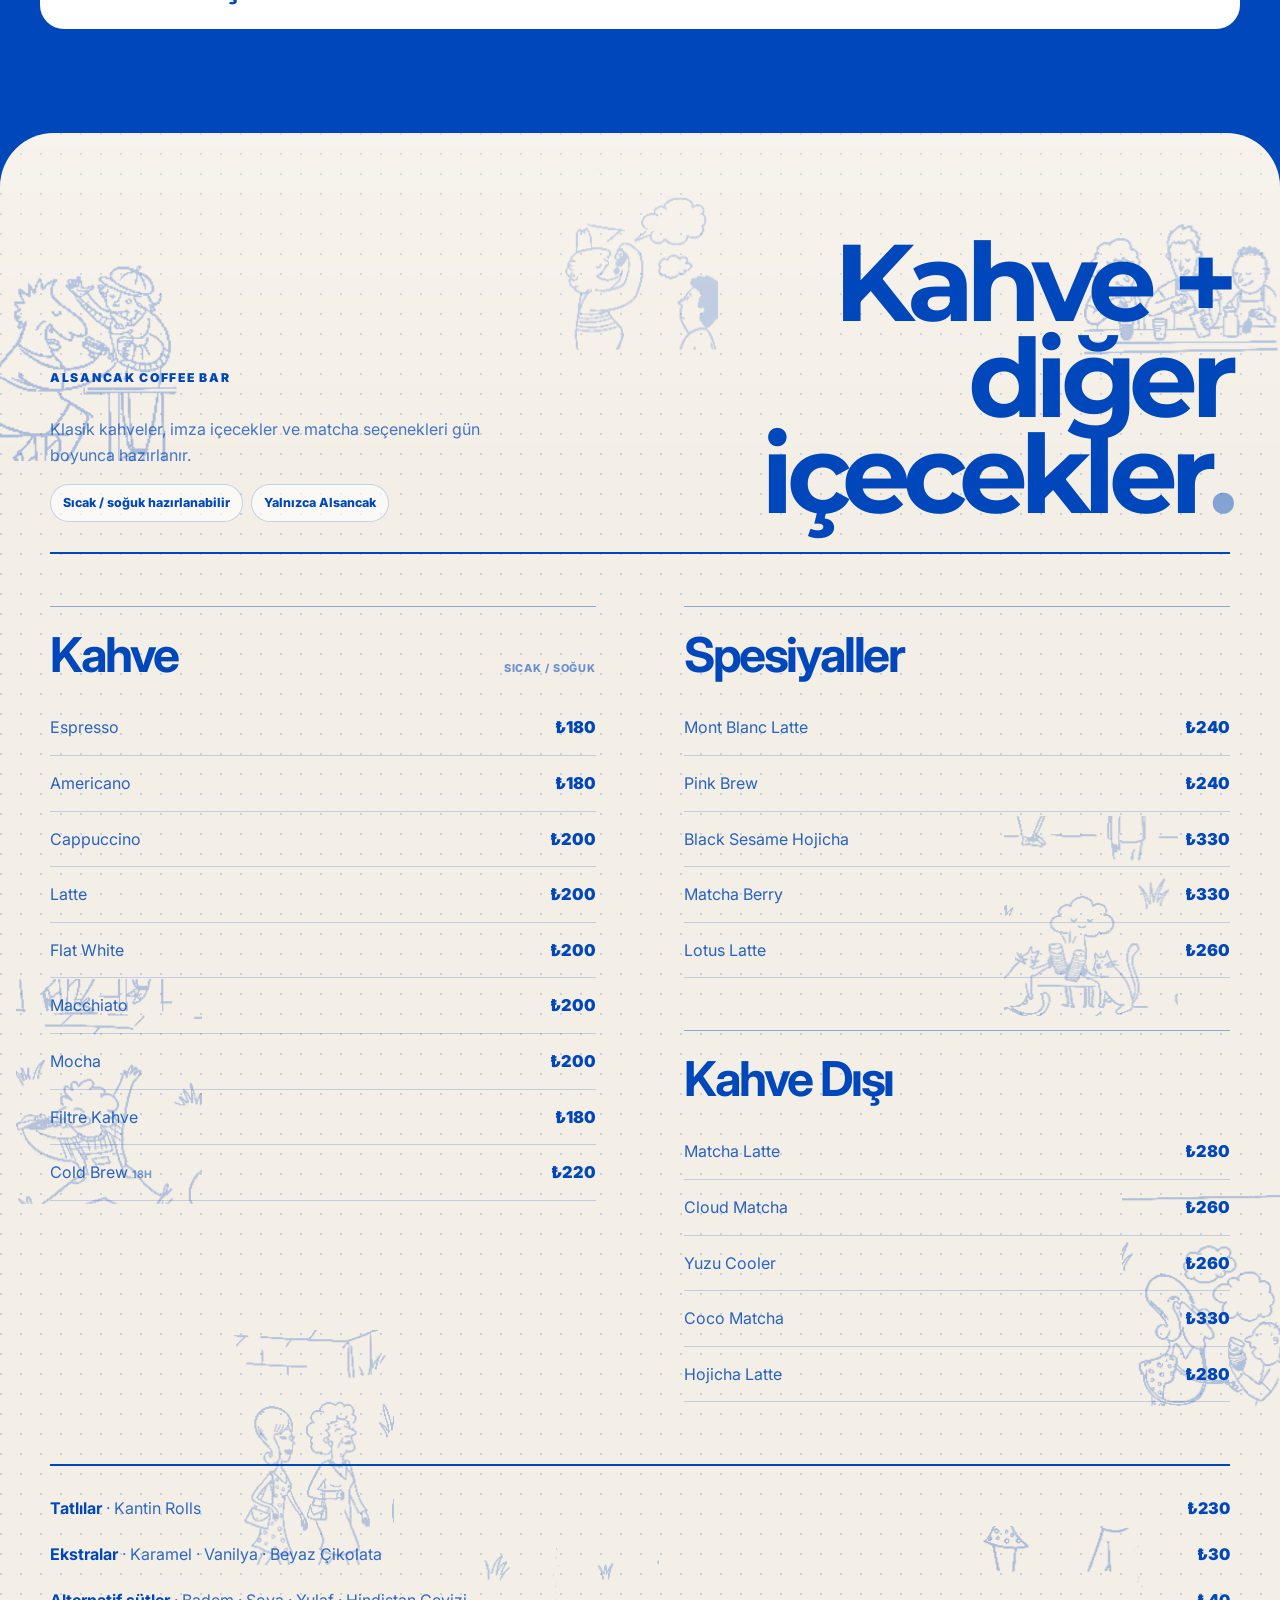
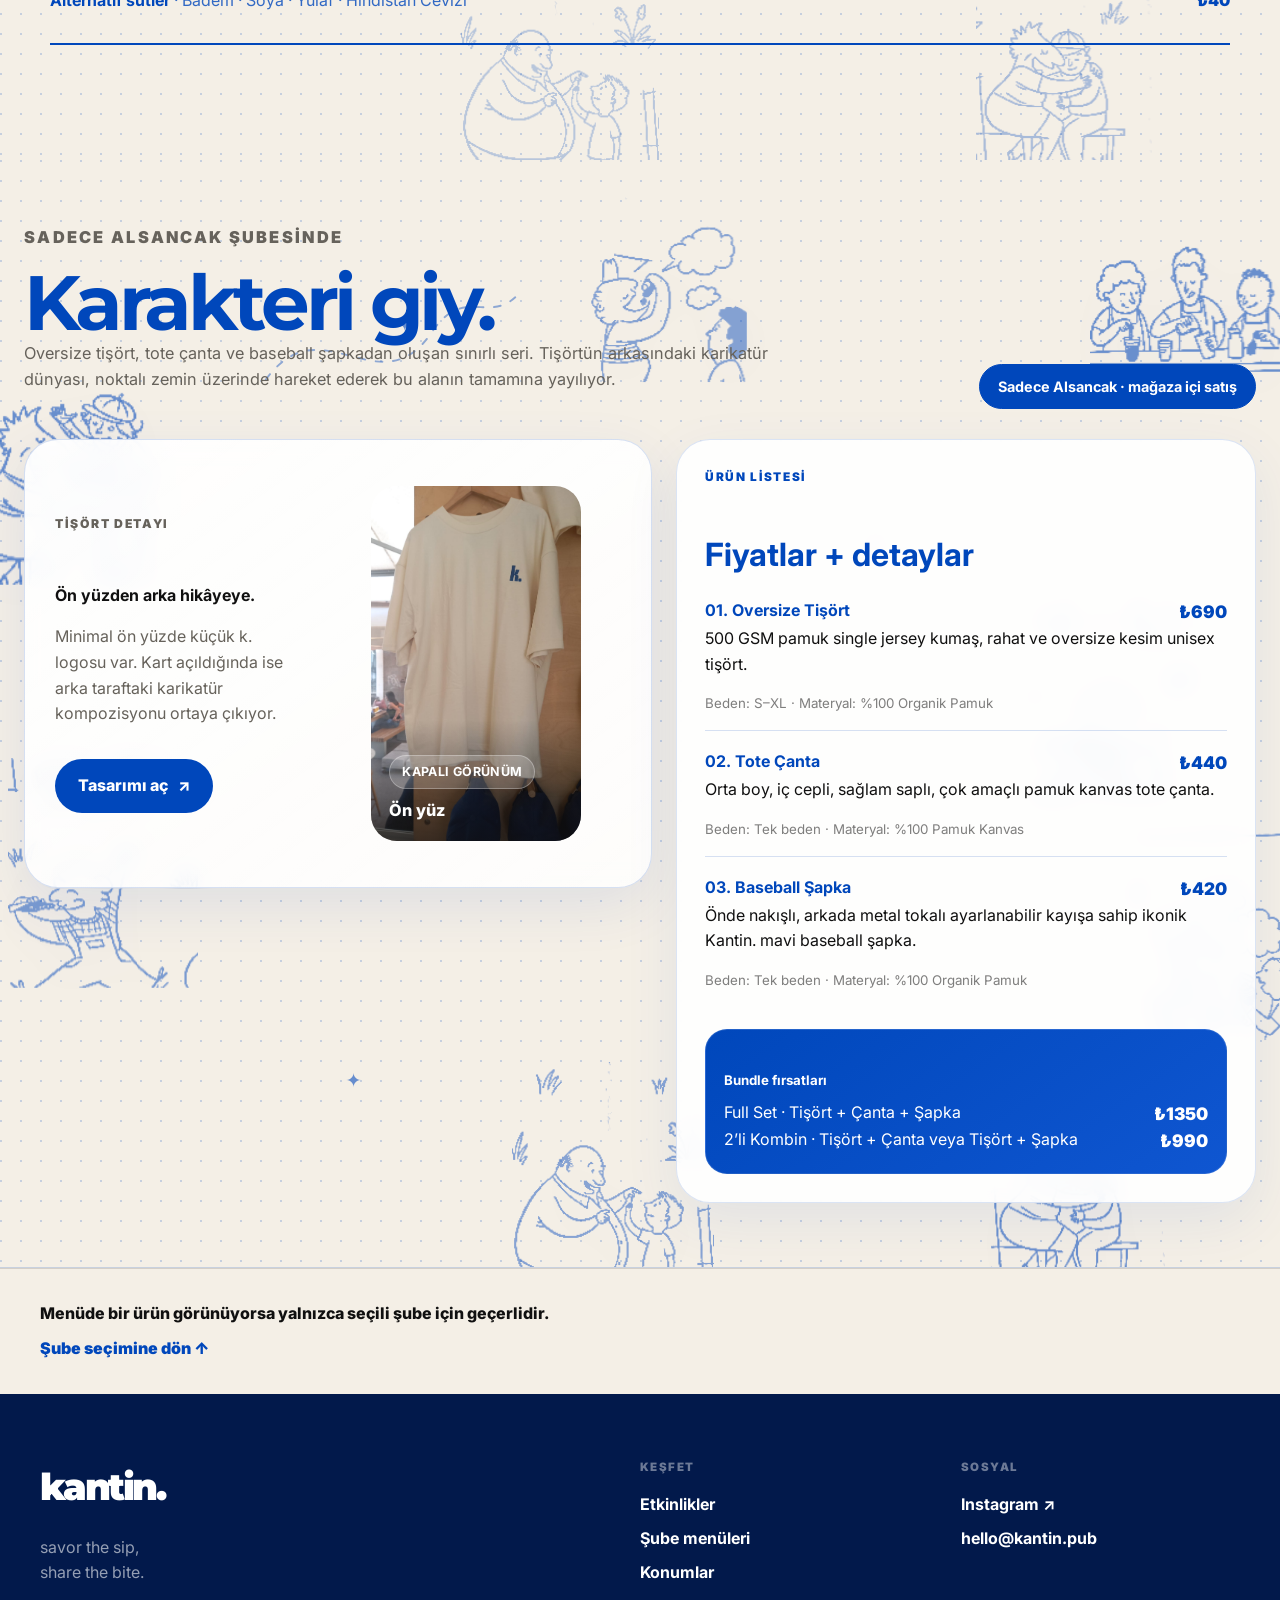
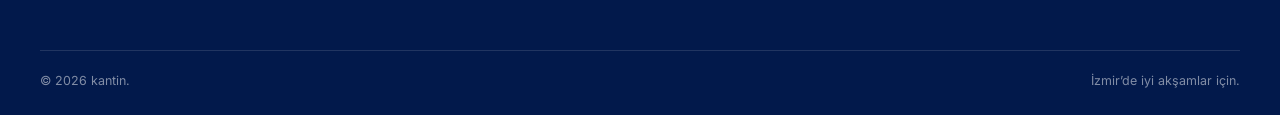
<file: menu.html>
<!DOCTYPE html>

<html lang="tr">
<head>
<meta charset="utf-8"/>
<meta content="width=device-width, initial-scale=1" name="viewport"/>
<meta content="Kantin. Alsancak ve Atakent şubelerine özel menüler." name="description"/>
<meta content="#0047BB" name="theme-color"/>
<title>Şube Menüleri — kantin.</title>
<link href="assets/img/favicon.svg" rel="icon" type="image/svg+xml"/>
<link href="https://fonts.googleapis.com" rel="preconnect"/>
<link crossorigin="" href="https://fonts.gstatic.com" rel="preconnect"/>
<link href="https://fonts.googleapis.com/css2?family=Inter:wght@400;500;600;700;800;900&amp;family=Montserrat:wght@700;800;900&amp;display=swap" rel="stylesheet"/>
<link href="assets/css/style.css?v=phase2-menu-content-v10" rel="stylesheet"/>
<script defer="" src="assets/js/main.js?v=merch-touch-toggle-v4"></script>
<script defer="" src="assets/js/menu-branches.js?v=merch-drop-2"></script>
</head>
<body>
<a class="skip-link" href="#main">İçeriğe geç</a>
<header class="site-header" data-header="">
<div class="container nav-wrap">
<a aria-label="Kantin ana sayfa" class="brand" href="index.html">kantin<span>.</span></a>
<button aria-controls="site-nav" aria-expanded="false" aria-label="Menüyü aç" class="nav-toggle" data-nav-toggle="" type="button">
<span></span><span></span><span></span>
</button>
<nav aria-label="Ana navigasyon" class="site-nav" data-nav="" id="site-nav">
<a href="index.html">Ana sayfa</a>
<a href="events.html">Etkinlikler</a>
<a class="active" href="menu.html">Menü</a>
<a href="index.html#subeler">Şubeler</a>
<a class="nav-cta" href="menu.html">Şubeni seç</a>
</nav>
</div>
</header>
<main id="main">
<section class="page-hero page-hero-menu dotted-paper">
<div class="container page-hero-grid">
<div class="reveal">
<p class="eyebrow">Menüler şubeye göre değişir</p>
<h1>Şubeni seç<span>.</span></h1>
<p>
            Alsancak ve Atakent’in ortak ürünleri olsa da kokteyl ve yiyecek
            seçenekleri aynı değildir. Aşağıdan gideceğin şubeyi seç.
          </p>
</div>
<div aria-hidden="true" class="page-hero-mark reveal reveal-delay-1">
<span>ALS—ATA</span>
<svg viewbox="0 0 320 270">
<path d="M65 198c36-45 70-68 102-68 34 0 62 24 88 70"></path>
<path d="M84 72h74l-14 126H98L84 72ZM173 88h79l-18 110h-45L173 88Z"></path>
<path d="M95 122c18 9 35 9 52 0M184 137c20 8 39 8 59 0"></path>
</svg>
</div>
</div>
</section>
<div class="branch-selector-wrap">
<div aria-label="Şube menüsü seçimi" class="container branch-selector" role="tablist">
<button aria-controls="panel-alsancak" aria-selected="true" class="branch-tab active" data-menu-branch="alsancak" id="tab-alsancak" role="tab" type="button">
<strong>Alsancak</strong>
<small>Self-servis · kokteyl yok</small>
</button>
<button aria-controls="panel-atakent" aria-selected="false" class="branch-tab" data-menu-branch="atakent" id="tab-atakent" role="tab" type="button">
<strong>Atakent</strong>
<small>Bubble kokteyl · grill</small>
</button>
</div>
</div>
<section aria-labelledby="tab-alsancak" class="branch-menu-panel alsancak-menu-panel" data-menu-panel="alsancak" id="panel-alsancak" role="tabpanel">
<div class="container">
<header class="branch-menu-intro reveal">
<p class="menu-kicker">Alsancak Menu.</p>
<h2>Bira +<br/>yanında<span>.</span></h2>
<p>
            Alsancak menüsünde kokteyl bulunmaz. Fıçı ve şişe bira, şarap,
            fritöz ürünleri, sandviçler ve deli tabakları servis edilir.
          </p>
</header>
<div class="alsancak-menu-grid">
<section class="menu-sheet-block reveal">
<div class="sheet-title"><h3>Fıçı Biralar</h3></div>
<p class="draft-beer-note">Tüm fıçı biralar Mexican hazırlanabilir.</p>
<div class="menu-price-head dark-head">
<span>Ürün</span><span>20 cl</span><span>50 cl</span><span>66 cl</span>
</div>
<div class="menu-price-row four-cols"><strong>Becks</strong><span>₺100</span><span>₺215</span><span>₺245</span></div>
<div class="menu-price-row four-cols"><strong>Belfast</strong><span>₺90</span><span>₺200</span><span>₺230</span></div>
<div class="menu-price-row four-cols"><strong>Efes Pilsen</strong><span>₺90</span><span>₺200</span><span>₺230</span></div>
</section>
<section class="menu-sheet-block reveal reveal-delay-1">
<div class="sheet-title"><h3>Şişe Biralar</h3></div>
<div class="bottle-grid bottle-grid-als">
<div class="compact-row"><span>Amsterdam <small>50 cl</small></span><strong>₺300</strong></div>
<div class="compact-row"><span>Becks <small>33 cl / 50 cl</small></span><strong>₺230 / ₺250</strong></div>
<div class="compact-row"><span>Bomonti Filtresiz <small>50 cl</small></span><strong>₺240</strong></div>
<div class="compact-row"><span>Bud <small>33 cl / 50 cl</small></span><strong>₺250 / ₺275</strong></div>
<div class="compact-row"><span>Corona <small>35,5 cl</small></span><strong>₺275</strong></div>
<div class="compact-row"><span>Duvel <small>33 cl</small></span><strong>₺300</strong></div>
<div class="compact-row"><span>Efes Pilsen <small>30 cl / 50 cl</small></span><strong>₺150 / ₺230</strong></div>
<div class="compact-row"><span>Efes Malt <small>50 cl</small></span><strong>₺230</strong></div>
<div class="compact-row"><span>Efes Glutensiz <small>50 cl</small></span><strong>₺250</strong></div>
<div class="compact-row"><span>Efes Özel Seri <small>50 cl</small></span><strong>₺230</strong></div>
<div class="compact-row"><span>Erdinger <small>33 cl</small></span><strong>₺300</strong></div>
<div class="compact-row"><span>Miller <small>33 cl</small></span><strong>₺250</strong></div>
<div class="compact-row"><span>Hoegaarden <small>33 cl</small></span><strong>₺300</strong></div>
</div>
</section>
<div class="menu-sheet-column menu-sheet-column-left"><section class="menu-sheet-block reveal reveal-delay-1">
<div class="sheet-title"><h3>Deli + Salata</h3></div>
<article class="branch-food-item deli-feature-item">
<div>
<h4>Sanayi Tabağı</h4>
<p>5 adet küp tulum peyniri · 5 adet küp eski kaşar peyniri · 2 adet turşu şiş.</p>
</div>
<strong>₺185</strong>
<div aria-label="Küp peynir porsiyon seçenekleri" class="cheese-portion-panel">
<div class="cheese-portion-heading">
<div>
<span class="cheese-portion-kicker">Küp peynir porsiyonları</span>
<p>Tulum, eski kaşar veya yarım yarım karışık olarak hazırlanabilir.</p>
</div>
<div aria-label="Porsiyon fiyatları" class="cheese-portion-prices">
<span>Yarım <strong>₺50</strong></span>
<span>Tam <strong>₺100</strong></span>
</div>
</div>
<div class="cheese-portion-options">
<div class="cheese-option">
<b>Tulum Peyniri</b>
<small>Orta sertlikte · menşei Bergama</small>
<span>Yarım: 6 küp · Tam: 12 küp</span>
</div>
<div class="cheese-option">
<b>Eski Kaşar Peyniri</b>
<small>Antep Fıstığı Ezmesi · Stracciatella Peyniri · Mortadella · Roka</small>
<span>Yarım: 6 küp · Tam: 12 küp</span>
</div>
<div class="cheese-option cheese-option-mixed">
<b>Karışık Küp Peynir</b>
<small>Tulum + eski kaşar birlikte</small>
<span>Yarım: 3 tulum + 3 kaşar · Tam: 6 tulum + 6 kaşar</span>
</div>
</div>
</div>
</article>
<article class="branch-food-item"><div><h4>Chorizo Şiş</h4><p>Baby enginar · chorizo · top peyniri · şeker domates.</p></div><strong>₺200</strong></article>
<article class="branch-food-item"><div><h4>Peynir Şiş</h4><p>Top peyniri · şeker domates.</p></div><strong>₺120</strong></article>
<article class="branch-food-item"><div><h4>Turşu Şiş</h4><p>Biberli zeytin · kornişon turşu · peynir dolgulu kiraz biber · biber turşusu.</p></div><strong>₺75</strong></article>
<article class="branch-food-item"><div><h4>Kuru İncir Şiş</h4><p>Kuru incir · eski kaşar peyniri · siyah üzüm.</p></div><strong>₺140</strong></article>
<article class="branch-food-item beer-salad-preceding-item"><div><h4>Çerez</h4></div><strong>₺80</strong></article>
<div class="beer-salad-heading">
<div><p class="menu-kicker">Bira Salataları</p><h4>İki vegan seçenek.</h4></div>
<span class="vegan-badge">VEGAN</span>
</div>
<div class="cute-note salad-note">İki salatayı aynı tabakta yarım + yarım olarak seçebilirsin ♡</div>
<div class="beer-salad-grid">
<article class="beer-salad-card">
<div>
<h4>Pasta Fredda</h4>
<p>Fusilli makarna · biber · soğan · mısır · balzamik sos · turşu.</p>
</div>
<div aria-label="Pasta Fredda porsiyon fiyatları" class="portion-prices">
<span>Tam <strong>₺200</strong></span>
<span>Yarım <strong>₺100</strong></span>
</div>
</article>
<article class="beer-salad-card">
<div>
<h4>Patates Salata</h4>
<p>Patates · Dijon hardal · dereotu · taze soğan · hardal tohumu.</p>
</div>
<div aria-label="Patates Salata porsiyon fiyatları" class="portion-prices">
<span>Tam <strong>₺200</strong></span>
<span>Yarım <strong>₺100</strong></span>
</div>
</article>
</div>
</section></div><div class="menu-sheet-column menu-sheet-column-right"><section class="menu-sheet-block reveal">
<div class="sheet-title"><h3>Şaraplar</h3></div>
<article class="editorial-item editorial-dark">
<div>
<h4>LA Smyrna</h4>
<p>Beyaz · Rosé · Kırmızı</p>
</div>
<strong>Kadeh ₺300<br/><small>Karaf 75 cl ₺1200</small></strong>
</article>
</section><section class="menu-sheet-block reveal reveal-delay-1">
<div class="sheet-title"><h3>Fritöz</h3></div>
<article class="branch-food-item">
<div><h4>Tortilla Cips</h4><p>Yanında seçtiğin <b>1 sos ücretsiz</b>.</p></div><strong>₺125</strong>
</article>
<article class="branch-food-item">
<div><h4>Patates Kızartması</h4><p>Yanında seçtiğin <b>2 sos ücretsiz</b>. Tulum veya trüf dokunuşu +₺70.</p></div><strong>₺220</strong>
</article>
<article class="branch-food-item">
<div><h4>Tavuk Kızartması</h4><p>Coleslaw ile birlikte servis edilir.</p></div><strong>₺275</strong>
</article>
<article class="branch-food-item">
<div><h4>Çıtır Chili Tavuk <span class="spicy-badge">ACILI</span></h4><p>Çıtır ve belirgin acılı tavuk.</p></div><strong>₺285</strong>
</article>
<article class="branch-food-item">
<div><h4>Frankfurter</h4><p>Coleslaw ile servis edilir. Glutensiz seçeneği bulunur.</p></div><strong>₺250</strong>
</article>
</section><section class="menu-sheet-block reveal">
<div class="sheet-title"><h3>Fırın</h3></div>
<div class="cute-note">Paylaşmaya hazır: bütün sandviçler ikiye bölünerek servis edilir ♡</div>
<article class="branch-food-item">
<div><h4>Ege Sandviç</h4><p>Stracciatella peyniri · roka · ot pesto · pembe domates · balzamik sos.</p></div><strong>₺260</strong>
</article>
<article class="branch-food-item">
<div><h4>Kasap Sandviç</h4><p>Hindi füme · stracciatella peyniri · roka · ot pesto · pembe domates · balzamik sos.</p></div><strong>₺320</strong>
</article>
<article class="branch-food-item">
<div><h4>Ballı Jambon Sandviç</h4><p>Antep fıstığı ezmesi · stracciatella peyniri · mortadella · roka.</p></div><strong>₺380</strong>
</article>
<article class="branch-food-item"><div><h4>Pretzel</h4><p>Cheddar sos ile servis edilir.</p></div><strong>₺125</strong></article>
</section></div></div>
<aside class="sauce-bar reveal">
<div><p class="menu-kicker">Ekstra sos +₺30</p><h3>Sosunu seç.</h3></div>
<p>Kantin Sos · Dereotlu Mayonez · Acı Barbekü · Cheddar Dip · Acı Mayonez · Trüf Mayonez · Sweet Chili</p>
</aside>
<section class="coffee-bar-section dotted-paper reveal" id="kahve-bari">
<div class="coffee-bar-inner">
<header class="coffee-menu-intro">
<div class="coffee-intro-copy">
<p class="menu-kicker">Alsancak Coffee Bar</p>
<p>
                  Klasik kahveler, imza içecekler ve matcha seçenekleri gün boyunca hazırlanır.
                </p>
<div aria-label="Kahve barı bilgileri" class="coffee-menu-note">
<span>Sıcak / soğuk hazırlanabilir</span>
<span>Yalnızca Alsancak</span>
</div>
</div>
<h3>Kahve +<br/>diğer içecekler<span>.</span></h3>
</header>
<div class="coffee-menu-editorial-grid">
<section class="coffee-menu-column">
<div class="coffee-section-heading">
<h4>Kahve</h4>
<small>Sıcak / Soğuk</small>
</div>
<div class="coffee-editorial-list">
<div><span>Espresso</span><strong>₺180</strong></div>
<div><span>Americano</span><strong>₺180</strong></div>
<div><span>Cappuccino</span><strong>₺200</strong></div>
<div><span>Latte</span><strong>₺200</strong></div>
<div><span>Flat White</span><strong>₺200</strong></div>
<div><span>Macchiato</span><strong>₺200</strong></div>
<div><span>Mocha</span><strong>₺200</strong></div>
<div><span>Filtre Kahve</span><strong>₺180</strong></div>
<div><span>Cold Brew <small>18H</small></span><strong>₺220</strong></div>
</div>
</section>
<div class="coffee-menu-column-stack">
<section class="coffee-menu-column">
<div class="coffee-section-heading">
<h4>Spesiyaller</h4>
</div>
<div class="coffee-editorial-list">
<div><span>Mont Blanc Latte</span><strong>₺240</strong></div>
<div><span>Pink Brew</span><strong>₺240</strong></div>
<div><span>Black Sesame Hojicha</span><strong>₺330</strong></div>
<div><span>Matcha Berry</span><strong>₺330</strong></div>
<div><span>Lotus Latte</span><strong>₺260</strong></div>
</div>
</section>
<section class="coffee-menu-column">
<div class="coffee-section-heading">
<h4>Kahve Dışı</h4>
</div>
<div class="coffee-editorial-list">
<div><span>Matcha Latte</span><strong>₺280</strong></div>
<div><span>Cloud Matcha</span><strong>₺260</strong></div>
<div><span>Yuzu Cooler</span><strong>₺260</strong></div>
<div><span>Coco Matcha</span><strong>₺330</strong></div>
<div><span>Hojicha Latte</span><strong>₺280</strong></div>
</div>
</section>
</div>
</div>
<section aria-label="Tatlılar, ekstralar ve alternatif sütler" class="coffee-extras-line">
<div><span><b>Tatlılar</b> · Kantin Rolls</span><strong>₺230</strong></div>
<div><span><b>Ekstralar</b> · Karamel · Vanilya · Beyaz Çikolata</span><strong>₺30</strong></div>
<div><span><b>Alternatif sütler</b> · Badem · Soya · Yulaf · Hindistan Cevizi</span><strong>₺40</strong></div>
</section>
</div>
</section>
<section class="alsancak-merch-section reveal" id="merch-drop">
<div class="merch-panel-shell" data-merch-parallax="">
<div aria-hidden="true" class="merch-doodle-stage">
<img alt="" class="merch-doodle merch-doodle-table" src="assets/img/merch/doodles/table-friends.png"/>
<img alt="" class="merch-doodle merch-doodle-look" src="assets/img/merch/doodles/looking-up.png"/>
<img alt="" class="merch-doodle merch-doodle-bar" src="assets/img/merch/doodles/bar-friends.png"/>
<img alt="" class="merch-doodle merch-doodle-jump" src="assets/img/merch/doodles/jumping.png"/>
<img alt="" class="merch-doodle merch-doodle-cats" src="assets/img/merch/doodles/cats-table.png"/>
<img alt="" class="merch-doodle merch-doodle-share" src="assets/img/merch/doodles/sharing-drink.png"/>
<img alt="" class="merch-doodle merch-doodle-highfive" src="assets/img/merch/doodles/high-five.png"/>
<img alt="" class="merch-doodle merch-doodle-hug" src="assets/img/merch/doodles/hugging.png"/>
<svg class="merch-motion-path merch-motion-path-one" focusable="false" viewbox="0 0 280 130">
<path d="M8 92C72 16 124 132 184 54C219 10 242 49 272 25"></path>
</svg>
<svg class="merch-motion-path merch-motion-path-two" focusable="false" viewbox="0 0 250 110">
<path d="M7 32C48 91 98 4 151 67C183 105 211 70 243 92"></path>
</svg>
<span class="merch-spark merch-spark-one">✦</span>
<span class="merch-spark merch-spark-two">✦</span>
<span class="merch-spark merch-spark-three">✦</span>
</div>
<div class="merch-panel-intro">
<div>
<p class="eyebrow">Sadece Alsancak şubesinde</p>
<h3>Karakteri giy.</h3>
<p>
                  Oversize tişört, tote çanta ve baseball şapkadan oluşan sınırlı seri.
                  Tişörtün arkasındaki karikatür dünyası, noktalı zemin üzerinde hareket ederek bu alanın tamamına yayılıyor.
                </p>
</div>
<div class="merch-only-note">Sadece Alsancak · mağaza içi satış</div>
</div>
<div class="merch-menu-layout">
<article class="merch-feature-card merch-feature-card-panel" data-merch-toggle="">
<div class="merch-feature-copy">
<p class="menu-kicker">Tişört detayı</p>
<h4>Ön yüzden arka hikâyeye.</h4>
<p>
                    Minimal ön yüzde küçük k. logosu var. Kart açıldığında ise arka taraftaki karikatür kompozisyonu ortaya çıkıyor.
                  </p>
<button aria-expanded="false" class="button button-primary merch-toggle-button" data-merch-trigger="" type="button">
                    Tasarımı aç <span aria-hidden="true">↗</span>
</button>
</div>
<div aria-label="Tişörtün arka tasarımını göster" aria-live="polite" aria-pressed="false" class="merch-flip-card" data-merch-photo-toggle="" role="button" tabindex="0">
<div class="merch-flip-inner" data-merch-flip="">
<figure class="merch-face merch-face-front">
<img alt="Ön yüzünde küçük mavi k. logosu olan oversize merch tişört." src="assets/img/merch/tee-front.jpg"/>
<figcaption>
<span class="merch-face-label">Kapalı görünüm</span>
<strong>Ön yüz</strong>
</figcaption>
</figure>
<figure class="merch-face merch-face-back">
<img alt="Arka yüzünde mavi çizgi karakterlerden oluşan karikatür baskısı olan merch tişört." src="assets/img/merch/tee-back.jpg"/>
<figcaption>
<span class="merch-face-label">Açılan görünüm</span>
<strong>Arka karikatür baskı</strong>
</figcaption>
</figure>
</div>
</div>
</article>
<aside class="merch-price-card">
<div class="merch-price-headline">
<p class="eyebrow">Ürün listesi</p>
<h4>Fiyatlar + detaylar</h4>
</div>
<div class="merch-price-list">
<article>
<div class="merch-price-line"><strong>01. Oversize Tişört</strong><span>₺690</span></div>
<p>500 GSM pamuk single jersey kumaş, rahat ve oversize kesim unisex tişört.</p>
<small>Beden: S–XL · Materyal: %100 Organik Pamuk</small>
</article>
<article>
<div class="merch-price-line"><strong>02. Tote Çanta</strong><span>₺440</span></div>
<p>Orta boy, iç cepli, sağlam saplı, çok amaçlı pamuk kanvas tote çanta.</p>
<small>Beden: Tek beden · Materyal: %100 Pamuk Kanvas</small>
</article>
<article>
<div class="merch-price-line"><strong>03. Baseball Şapka</strong><span>₺420</span></div>
<p>Önde nakışlı, arkada metal tokalı ayarlanabilir kayışa sahip ikonik Kantin. mavi baseball şapka.</p>
<small>Beden: Tek beden · Materyal: %100 Organik Pamuk</small>
</article>
<div class="merch-bundle-box">
<h5>Bundle fırsatları</h5>
<div><span>Full Set · Tişört + Çanta + Şapka</span><strong>₺1350</strong></div>
<div><span>2’li Kombin · Tişört + Çanta veya Tişört + Şapka</span><strong>₺990</strong></div>
</div>
</div>
</aside>
</div>
</div>
</section>
</div>
</section>
<section aria-labelledby="tab-atakent" class="branch-menu-panel atakent-menu-panel" data-menu-panel="atakent" hidden="" id="panel-atakent" role="tabpanel">
<div class="atakent-drinks">
<div class="container">
<header class="branch-menu-intro branch-menu-intro-light reveal">
<p class="menu-kicker">Atakent Bubbles + Drinks</p>
<h2><span class="title-nowrap">Kokteyl +</span><br/>fıçı<span>.</span></h2>
<p>
              Bubble ve house kokteyller yalnızca Atakent menüsündedir.
              Bira, şarap ve kokteyllerin ardından aşağıda Atakent mutfağı yer alır.
            </p>
</header>
<div class="menu-editorial-grid">
<section class="menu-editorial-block reveal">
<div class="menu-editorial-title"><h3>Fıçıdan</h3></div>
<p class="draft-beer-note draft-beer-note-light">Tüm fıçı biralar Mexican hazırlanabilir.</p>
<div class="menu-price-head"><span>Ürün</span><span>33 cl</span><span>50 cl</span></div>
<div class="menu-price-row"><strong>Becks</strong><span>₺160</span><span>₺250</span></div>
<div class="menu-price-row"><strong>Stella Artois</strong><span>₺180</span><span>₺260</span></div>
<div class="menu-price-row"><strong>Efes Pilsen</strong><span>₺150</span><span>₺230</span></div>
</section>
<section class="menu-editorial-block reveal reveal-delay-1">
<div class="menu-editorial-title"><h3>Bubble Kokteyller</h3></div>
<article class="editorial-item"><div><h4>Garden Fizz</h4><p>Malfy Originale, zencefil, limonotu ve tropical mate çayı.</p></div><strong>₺480</strong></article>
<article class="editorial-item"><div><h4>Banana Oolong</h4><p>Havana Club Añejo 3, Malibu ve muz.</p></div><strong>₺480</strong></article>
<article class="editorial-item"><div><h4>Cherry Paloma</h4><p>Olmeca, vişne, greyfurt ve saline.</p></div><strong>₺480</strong></article>
</section>
<section class="menu-editorial-block menu-editorial-wide reveal">
<div class="menu-editorial-title"><h3>House Kokteyller</h3></div>
<div class="cocktail-grid">
<article class="editorial-item"><div><h4>Greenhouse</h4><p>Absolut, kavun ve lime.</p></div><strong>₺520</strong></article>
<article class="editorial-item"><div><h4>Peach Leaf</h4><p>Malfy Originale, şeftali, fesleğen ve Lillet Rosé.</p></div><strong>₺520</strong></article>
<article class="editorial-item"><div><h4>Palo Santo</h4><p>Olmeca Altos, salatalık, bianco vermut ve mürver çiçeği.</p></div><strong>₺520</strong></article>
<article class="editorial-item"><div><h4>Fig + Tonka</h4><p>Jameson Black Barrel, incir, tonka ve mahlep.</p></div><strong>₺520</strong></article>
<article class="editorial-item"><div><h4>Coffee Vermouth</h4><p>Martini Fiero, kahve ve Ramazzotti.</p></div><strong>₺520</strong></article>
</div>
</section>
<section class="menu-editorial-block reveal">
<div class="menu-editorial-title"><h3>Şişe Biralar</h3></div>
<div class="bottle-grid">
<div class="compact-row"><span>Amsterdam <small>50 cl</small></span><strong>₺300</strong></div>
<div class="compact-row"><span>Becks <small>33 cl</small></span><strong>₺240</strong></div>
<div class="compact-row"><span>Bomonti Filtresiz <small>50 cl</small></span><strong>₺260</strong></div>
<div class="compact-row"><span>Bud <small>33 cl</small></span><strong>₺250</strong></div>
<div class="compact-row"><span>Bud <small>50 cl</small></span><strong>₺300</strong></div>
<div class="compact-row"><span>Corona <small>35,5 cl</small></span><strong>₺300</strong></div>
<div class="compact-row"><span>Duvel <small>33 cl</small></span><strong>₺320</strong></div>
<div class="compact-row"><span>Efes Pilsen <small>30 cl</small></span><strong>₺170</strong></div>
<div class="compact-row"><span>Efes Malt <small>50 cl</small></span><strong>₺250</strong></div>
<div class="compact-row"><span>Efes Glutensiz <small>50 cl</small></span><strong>₺270</strong></div>
<div class="compact-row"><span>Efes Özel Seri <small>50 cl</small></span><strong>₺250</strong></div>
<div class="compact-row"><span>Erdinger <small>33 cl</small></span><strong>₺320</strong></div>
<div class="compact-row"><span>Miller <small>33 cl</small></span><strong>₺270</strong></div>
<div class="compact-row"><span>Hoegaarden <small>33 cl</small></span><strong>₺320</strong></div>
</div>
</section>
<section class="menu-editorial-block reveal reveal-delay-1">
<div class="menu-editorial-title"><h3>Şaraplar</h3></div>
<div class="menu-price-head wine-head"><span>Şarap</span><span>Kadeh</span><span>Şişe</span></div>
<div class="menu-price-row"><strong>LA Smyrna <small>Beyaz · Kırmızı · Rosé</small></strong><span>₺450</span><span>₺2000</span></div>
<div class="menu-price-row"><strong>Cinzano Prosecco</strong><span>₺580</span><span>₺2600</span></div>
<div class="menu-price-row"><strong>LA Monreve <small>Beyaz · Kırmızı</small></strong><span>—</span><span>₺2400</span></div>
</section>
</div>
</div>
</div>
<div class="atakent-food dotted-paper">
<div class="container">
<header class="branch-menu-intro reveal">
<p class="menu-kicker">Atakent Aperitifs + Grill</p>
<h2>Ortaya söyle<span>.</span></h2>
<p>Izgara şişleri 17:00’dan itibaren servis edilir.</p>
</header>
<div class="food-menu-layout">
<section class="food-column reveal">
<div class="food-section-heading"><h3>Sıcaklar</h3></div>
<article class="food-item">
<div><h4>Patates Kızartması</h4><p>Cajun baharatlı, trüf mayonez ve acı-tatlı BBQ sos ile.</p><small>Alerjenler: Yumurta.</small></div>
<div class="food-price"><strong>₺230</strong><span>Trüflü +₺70</span></div>
</article>
<article class="food-item">
<div><h4>Tavuk Pane</h4><p>Baharatlı çıtır tavuk ve ev yapımı coleslaw.</p><small>Alerjenler: Gluten, yumurta, süt ürünleri.</small></div>
<div class="food-price"><strong>₺270</strong></div>
</article>
<article class="food-item">
<div><h4>İstiridye Mantarı</h4><p>Tempura istiridye mantarı ve toum sos.</p><small>Alerjenler: Gluten, yumurta.</small></div>
<div class="food-price"><strong>₺230</strong></div>
</article>
</section>
<section class="food-column reveal reveal-delay-1">
<div class="food-section-heading"><h3>Izgara Şişleri</h3><small>17:00’dan itibaren</small></div>
<article class="food-item">
<div><h4>İncik &amp; Mısır</h4><p>Soya ve pirinç sirkesi ile marine edilmiş kemiksiz tavuk but, mısır püresi ile.</p><small>Alerjenler: Soya, süt ürünleri.</small></div>
<div class="food-price"><strong>₺210</strong><span>/ adet</span></div>
</article>
<article class="food-item">
<div><h4>Karides &amp; Ananas</h4><p>Sarımsak, biberiye ve kekik ile ızgaralanmış karides; ananas ve narenciye sos ile.</p><small>Alerjenler: Kabuklu deniz ürünleri, süt ürünleri, sülfitler.</small></div>
<div class="food-price"><strong>₺240</strong><span>/ adet</span></div>
</article>
<article class="food-item">
<div><h4>Köfte &amp; Humus</h4><p>Pekmezli misket köfte, kestane mantarı ve ev yapımı humus.</p><small>Alerjenler: Gluten, yumurta, susam.</small></div>
<div class="food-price"><strong>₺210</strong><span>/ adet</span></div>
</article>
</section>
</div>
<section class="dessert-line reveal">
<div><p class="menu-kicker">Tatlı</p><h3>Çikolata Mousse</h3><p>Yoğun çikolatalı mousse.</p><small>Alerjenler: Süt ürünleri, yumurta.</small></div>
<strong>₺225</strong>
</section>
</div>
</div>
</section>
<section class="menu-truth-note">
<div class="container reveal">
<p>Menüde bir ürün görünüyorsa yalnızca seçili şube için geçerlidir.</p>
<a class="text-link" href="#main">Şube seçimine dön ↑</a>
</div>
</section>
</main>
<footer class="site-footer">
<div class="container footer-grid">
<div>
<a class="brand footer-brand" href="index.html">kantin<span>.</span></a>
<p>savor the sip,<br/>share the bite.</p>
</div>
<div class="footer-links">
<p class="footer-label">Keşfet</p>
<a href="events.html">Etkinlikler</a>
<a href="menu.html">Şube menüleri</a>
<a href="index.html#subeler">Konumlar</a>
</div>
<div class="footer-links">
<p class="footer-label">Sosyal</p>
<a href="https://www.instagram.com/kantinizmir/" rel="noopener" target="_blank">Instagram ↗</a>
<a href="mailto:hello@kantin.pub">hello@kantin.pub</a>
</div>
</div>
<div class="container footer-bottom">
<span>© <span data-year=""></span> kantin.</span>
<span>İzmir’de iyi akşamlar için.</span>
</div>
</footer>
</body>
</html>
</file>
<file: assets/css/style.css>
/* =========================================================
 kantin. — mobile-first static website
 Palette: #0047BB / #F4EFE6 / #FFFFFF
 ========================================================= */

:root {
  --blue: #0047bb;
  --blue-dark: #00348a;
  --cream: #f4efe6;
  --white: #ffffff;
  --ink: #101010;
  --muted: #66625b;
  --line: rgba(16, 16, 16, 0.14);
  --radius-sm: 14px;
  --radius-md: 24px;
  --radius-lg: 34px;
  --shadow: 0 18px 60px rgba(16, 16, 16, 0.08);
  --container: 1200px;
  --header-height: 72px;
  --ease: cubic-bezier(.2, .8, .2, 1);
}

*,
*::before,
*::after {
  box-sizing: border-box;
}

html {
  scroll-behavior: smooth;
  scroll-padding-top: calc(var(--header-height) + 30px);
}

body {
  margin: 0;
  min-width: 320px;
  background: var(--cream);
  color: var(--ink);
  font-family: "Inter", system-ui, -apple-system, BlinkMacSystemFont, "Segoe UI", sans-serif;
  font-size: 16px;
  line-height: 1.6;
  -webkit-font-smoothing: antialiased;
  text-rendering: optimizeLegibility;
}

body.nav-open {
  overflow: hidden;
}

::selection {
  color: var(--white);
  background: var(--blue);
}

img,
svg {
  display: block;
  max-width: 100%;
}

a {
  color: inherit;
  text-decoration: none;
}

button,
input,
textarea,
select {
  font: inherit;
}

button,
a {
  -webkit-tap-highlight-color: transparent;
}

button {
  border: 0;
}

h1,
h2,
h3,
p {
  margin-top: 0;
}

h1,
h2,
h3 {
  font-family: "Montserrat", "Inter", sans-serif;
  line-height: 1.02;
  letter-spacing: -0.045em;
}

h1 {
  font-size: clamp(3.35rem, 16vw, 8rem);
}

h2 {
  font-size: clamp(2.25rem, 9vw, 4.8rem);
}

h3 {
  font-size: clamp(1.25rem, 5vw, 2rem);
}

.container {
  width: min(100% - 32px, var(--container));
  margin-inline: auto;
}

.section {
  padding: 88px 0;
}

.eyebrow {
  margin-bottom: 16px;
  color: var(--blue);
  font-size: 0.74rem;
  font-weight: 900;
  letter-spacing: 0.14em;
  text-transform: uppercase;
}

.eyebrow-light {
  color: rgba(255, 255, 255, 0.72);
}

.skip-link {
  position: fixed;
  top: 12px;
  left: 12px;
  z-index: 9999;
  padding: 10px 14px;
  border-radius: 8px;
  background: var(--white);
  color: var(--blue);
  font-weight: 800;
  transform: translateY(-160%);
}

.skip-link:focus {
  transform: translateY(0);
}

/* Header */
.site-header {
  position: sticky;
  top: 0;
  z-index: 1000;
  height: var(--header-height);
  background: rgba(244, 239, 230, 0.9);
  border-bottom: 1px solid transparent;
  backdrop-filter: blur(18px);
  transition: border-color 220ms ease, box-shadow 220ms ease;
}

.site-header.scrolled {
  border-bottom-color: var(--line);
  box-shadow: 0 10px 30px rgba(16, 16, 16, 0.04);
}

.nav-wrap {
  display: flex;
  align-items: center;
  justify-content: space-between;
  height: 100%;
}

.brand {
  position: relative;
  z-index: 1002;
  color: var(--ink);
  font-family: "Montserrat", sans-serif;
  font-size: 1.65rem;
  font-weight: 900;
  letter-spacing: -0.07em;
}

.brand span {
  color: var(--blue);
}

.nav-toggle {
  position: relative;
  z-index: 1002;
  display: grid;
  width: 48px;
  height: 48px;
  place-content: center;
  gap: 5px;
  border-radius: 999px;
  background: var(--blue);
  cursor: pointer;
}

.nav-toggle span {
  width: 19px;
  height: 2px;
  background: var(--white);
  transition: transform 260ms var(--ease), opacity 180ms ease;
}

.nav-toggle[aria-expanded="true"] span:nth-child(1) {
  transform: translateY(7px) rotate(45deg);
}

.nav-toggle[aria-expanded="true"] span:nth-child(2) {
  opacity: 0;
}

.nav-toggle[aria-expanded="true"] span:nth-child(3) {
  transform: translateY(-7px) rotate(-45deg);
}

.site-nav {
  position: fixed;
  inset: 0;
  z-index: 1001;
  display: flex;
  flex-direction: column;
  justify-content: center;
  gap: 12px;
  padding: 88px 24px 32px;
  background: var(--blue);
  color: var(--white);
  opacity: 0;
  pointer-events: none;
  transform: translateY(-14px);
  transition: opacity 260ms ease, transform 300ms var(--ease);
}

.site-nav.open {
  opacity: 1;
  pointer-events: auto;
  transform: translateY(0);
}

.site-nav a {
  display: flex;
  min-height: 54px;
  align-items: center;
  justify-content: center;
  border-bottom: 1px solid rgba(255, 255, 255, 0.2);
  font-family: "Montserrat", sans-serif;
  font-size: clamp(1.6rem, 8vw, 2.8rem);
  font-weight: 800;
  letter-spacing: -0.04em;
}

.site-nav a.active::after {
  content: "•";
  margin-left: 8px;
}

.site-nav .nav-cta {
  margin-top: 16px;
  border: 1px solid rgba(255, 255, 255, 0.5);
  border-radius: 999px;
  font-family: "Inter", sans-serif;
  font-size: 1rem;
  letter-spacing: normal;
}

/* Buttons */
.button {
  display: inline-flex;
  min-height: 54px;
  align-items: center;
  justify-content: center;
  gap: 10px;
  padding: 0 22px;
  border: 1px solid transparent;
  border-radius: 999px;
  font-weight: 800;
  transition: transform 220ms var(--ease), background-color 220ms ease, color 220ms ease, border-color 220ms ease;
}

.button:active {
  transform: scale(0.98);
}

.button-primary {
  background: var(--blue);
  color: var(--white);
}

.button-primary:hover {
  background: var(--blue-dark);
  transform: translateY(-2px);
}

.button-ghost {
  border-color: var(--line);
  background: transparent;
}

.button-ghost:hover {
  border-color: var(--blue);
  color: var(--blue);
}

.button-white {
  background: var(--white);
  color: var(--blue);
}

.button-white:hover {
  transform: translateY(-2px);
}

/* Home hero */
.hero {
  overflow: hidden;
  padding: 48px 0 0;
}

.hero-grid {
  display: grid;
  gap: 44px;
  align-items: center;
}

.hero-copy h1 {
  max-width: 900px;
  margin-bottom: 24px;
  font-size: clamp(3.25rem, 9vw, 5.8rem);
  line-height: 0.94;
}

@media (max-width: 520px) {
  .hero-copy h1 {
    font-size: clamp(2.85rem, 13vw, 3.55rem);
  }
}

.hero-copy h1 span {
  color: var(--blue);
}

.hero-lead {
  max-width: 640px;
  margin-bottom: 28px;
  color: var(--muted);
  font-size: 1.06rem;
}

.hero-actions {
  display: grid;
  gap: 12px;
}

.hero-meta {
  display: flex;
  flex-wrap: wrap;
  gap: 8px;
  margin-top: 28px;
}

.hero-meta span,
.event-tags span {
  display: inline-flex;
  min-height: 30px;
  align-items: center;
  padding: 0 12px;
  border: 1px solid var(--line);
  border-radius: 999px;
  font-size: 0.75rem;
  font-weight: 800;
}

.hero-art {
  position: relative;
  min-height: 430px;
  border-radius: var(--radius-lg) var(--radius-lg) 0 0;
  background: var(--blue);
}

.hero-illustration {
  position: absolute;
  inset: 7% 3% 0;
  width: 94%;
  height: 93%;
  overflow: visible;
}

.hero-illustration path,
.hero-illustration circle {
  fill: none;
  stroke: var(--white);
  stroke-width: 4;
  stroke-linecap: round;
  stroke-linejoin: round;
  vector-effect: non-scaling-stroke;
}

.hero-sticker {
  position: absolute;
  z-index: 2;
  display: grid;
  width: 82px;
  height: 82px;
  place-items: center;
  border-radius: 50%;
  background: var(--cream);
  color: var(--blue);
  font-family: "Montserrat", sans-serif;
  font-weight: 900;
  letter-spacing: -0.05em;
  box-shadow: var(--shadow);
}

.sticker-top {
  top: 22px;
  right: 22px;
  transform: rotate(9deg);
}

.sticker-bottom {
  bottom: 24px;
  left: 20px;
  transform: rotate(-9deg);
}

.marquee {
  overflow: hidden;
  padding: 15px 0;
  background: var(--ink);
  color: var(--white);
}

.marquee-track {
  display: flex;
  width: max-content;
  animation: marquee 24s linear infinite;
}

.marquee span {
  white-space: nowrap;
  font-family: "Montserrat", sans-serif;
  font-size: 0.85rem;
  font-weight: 900;
  letter-spacing: 0.08em;
}

@keyframes marquee {
  to { transform: translateX(-25%); }
}

/* Blue steps section */
.section-blue {
  background: var(--blue);
  color: var(--white);
}

.section-blue h2 {
  margin-bottom: 0;
}

.split-feature {
  display: grid;
  gap: 48px;
}

.steps {
  display: grid;
  gap: 16px;
}

.step-card {
  min-height: 220px;
  padding: 24px;
  border: 1px solid rgba(255, 255, 255, 0.24);
  border-radius: var(--radius-md);
  background: rgba(255, 255, 255, 0.05);
}

.step-number {
  display: block;
  margin-bottom: 56px;
  color: rgba(255, 255, 255, 0.55);
  font-size: 0.76rem;
  font-weight: 900;
}

.step-card h3 {
  margin-bottom: 12px;
}

.step-card p {
  margin-bottom: 0;
  color: rgba(255, 255, 255, 0.7);
}

/* Section header */
.section-header {
  display: flex;
  align-items: end;
  justify-content: space-between;
  gap: 24px;
  margin-bottom: 34px;
}

.section-header h2 {
  margin-bottom: 0;
}

.text-link {
  display: inline-flex;
  align-items: center;
  gap: 8px;
  color: var(--blue);
  font-weight: 900;
}

.text-link span {
  transition: transform 220ms var(--ease);
}

.text-link:hover span {
  transform: translate(3px, -3px);
}

/* Events */
.event-grid {
  display: grid;
  gap: 16px;
}

.event-card {
  display: grid;
  grid-template-columns: 86px 1fr;
  min-height: 290px;
  overflow: hidden;
  border: 1px solid var(--line);
  border-radius: var(--radius-md);
  background: rgba(255, 255, 255, 0.5);
  transition: transform 240ms var(--ease), box-shadow 240ms ease;
}

.event-card:hover {
  transform: translateY(-4px);
  box-shadow: var(--shadow);
}

.event-date {
  display: flex;
  flex-direction: column;
  align-items: center;
  padding: 24px 12px;
  border-right: 1px solid var(--line);
  background: var(--white);
}

.event-date strong {
  color: var(--blue);
  font-family: "Montserrat", sans-serif;
  font-size: 2.5rem;
  line-height: 1;
}

.event-date span {
  margin-top: 6px;
  font-size: 0.72rem;
  font-weight: 900;
  letter-spacing: 0.1em;
}

.event-content {
  display: flex;
  flex-direction: column;
  padding: 24px 20px;
}

.event-content h3 {
  margin: 26px 0 12px;
}

.event-content p {
  margin-bottom: 24px;
  color: var(--muted);
}

.event-content > a {
  margin-top: auto;
  color: var(--blue);
  font-weight: 900;
}

/* Menu teaser */
.menu-teaser {
  background: var(--white);
}

.menu-teaser-grid {
  display: grid;
  gap: 46px;
  align-items: center;
}

.menu-teaser-copy h2 {
  margin-bottom: 20px;
}

.menu-teaser-copy > p:not(.eyebrow) {
  max-width: 620px;
  margin-bottom: 28px;
  color: var(--muted);
}

.menu-board {
  overflow: hidden;
  border: 2px solid var(--blue);
  border-radius: var(--radius-md);
  background: var(--cream);
  transform: rotate(-1deg);
  box-shadow: 14px 16px 0 var(--blue);
}

.menu-board-head,
.menu-board-row {
  display: flex;
  justify-content: space-between;
  gap: 18px;
  padding: 18px;
}

.menu-board-head {
  background: var(--blue);
  color: var(--white);
  font-size: 0.76rem;
  font-weight: 900;
  letter-spacing: 0.08em;
  text-transform: uppercase;
}

.menu-board-row {
  align-items: start;
  border-bottom: 1px solid rgba(0, 71, 187, 0.2);
}

.menu-board-row:last-child {
  border-bottom: 0;
}

.menu-board-row strong,
.menu-board-row span {
  display: block;
}

.menu-board-row strong {
  margin-bottom: 3px;
}

.menu-board-row span {
  color: var(--muted);
  font-size: 0.78rem;
}

.menu-board-row b {
  color: var(--blue);
  white-space: nowrap;
}

/* Branches */
.branch-grid {
  display: grid;
  gap: 18px;
}

.branch-card {
  overflow: hidden;
  border: 1px solid var(--line);
  border-radius: var(--radius-md);
  background: var(--white);
}

.branch-visual {
  position: relative;
  min-height: 220px;
  overflow: hidden;
  isolation: isolate;
  background: var(--blue);
}

.branch-photo-grid {
  position: absolute;
  inset: 16px;
  z-index: 2;
  display: grid;
  grid-template-columns: repeat(2, minmax(0, 1fr));
  gap: 12px;
}

.branch-photo-frame {
  position: relative;
  z-index: 2;
  margin: 0;
  min-width: 0;
  overflow: hidden;
  border-radius: 18px;
  border: 1px solid rgba(255, 255, 255, 0.28);
  background: rgba(255, 255, 255, 0.12);
  box-shadow: 0 14px 28px rgba(2, 25, 75, 0.16);
}

.branch-photo-frame-main {
  height: 100%;
}

.branch-photo-frame-secondary {
  align-self: stretch;
  height: 100%;
}

.branch-photo {
  width: 100%;
  height: 100%;
  object-fit: cover;
  display: block;
  opacity: 0.9;
  transition: opacity 220ms ease;
}

.branch-alsancak .branch-photo-frame-main .branch-photo {
  object-position: center 46%;
}

.branch-alsancak .branch-photo-frame-secondary .branch-photo {
  object-position: center 42%;
}

.branch-atakent .branch-photo-frame-main .branch-photo {
  object-position: center 30%;
}

.branch-atakent .branch-photo-frame-secondary .branch-photo {
  object-position: center 22%;
}

.branch-watermark {
  position: absolute;
  top: 14px;
  right: 18px;
  font-family: "Montserrat", sans-serif;
  font-size: clamp(4.8rem, 10vw, 5.5rem);
  font-weight: 900;
  line-height: 1;
  letter-spacing: -0.06em;
  color: rgba(255, 255, 255, 0.16);
  pointer-events: none;
  user-select: none;
  white-space: nowrap;
}

.branch-watermark-back {
  z-index: 5;
  opacity: 1;
  color: rgba(255, 255, 255, 0.24);
  text-shadow: 0 2px 14px rgba(2, 25, 75, 0.14);
}

.branch-atakent .branch-watermark-back {
  color: rgba(255, 255, 255, 0.22);
  text-shadow: 0 2px 18px rgba(0, 0, 0, 0.22);
}

.branch-watermark-front {
  display: none;
}

.branch-visual svg {
  position: absolute;
  inset: 16px;
  width: calc(100% - 32px);
  height: calc(100% - 32px);
}

.branch-visual path,
.branch-visual circle {
  fill: none;
  stroke: var(--white);
  stroke-width: 3;
  stroke-linecap: round;
  stroke-linejoin: round;
  vector-effect: non-scaling-stroke;
}

.branch-atakent {
  background: #02194B;
}

.branch-content {
  display: grid;
  gap: 26px;
  padding: 24px;
}

.branch-content h3 {
  margin-bottom: 0;
}

.branch-content > p {
  margin-bottom: 0;
  color: var(--muted);
}

/* CTA + Footer */
.cta-band,
.event-note {
  padding: 88px 0;
  background: var(--blue);
  color: var(--white);
}

.cta-band-inner,
.event-note-inner {
  text-align: center;
}

.cta-band-inner > p,
.event-note-inner > p {
  margin-bottom: 14px;
  font-size: 0.76rem;
  font-weight: 900;
  letter-spacing: 0.14em;
  text-transform: uppercase;
}

.cta-band h2,
.event-note h2 {
  margin-bottom: 28px;
}

.site-footer {
  padding: 64px 0 24px;
  background: #02194B;
  color: var(--white);
}

.footer-grid {
  display: grid;
  gap: 42px;
}

.footer-brand {
  display: inline-block;
  margin-bottom: 18px;
  color: var(--white);
  font-size: 2.3rem;
}

.footer-grid p {
  color: rgba(255, 255, 255, 0.58);
}

.footer-links {
  display: flex;
  flex-direction: column;
  align-items: start;
  gap: 8px;
}

.footer-label {
  margin-bottom: 8px;
  color: rgba(255, 255, 255, 0.42) !important;
  font-size: 0.72rem;
  font-weight: 900;
  letter-spacing: 0.12em;
  text-transform: uppercase;
}

.footer-links a {
  font-weight: 700;
}

.footer-links a:hover {
  color: #9dbdff;
}

.footer-bottom {
  display: flex;
  flex-direction: column;
  gap: 6px;
  margin-top: 48px;
  padding-top: 20px;
  border-top: 1px solid rgba(255, 255, 255, 0.12);
  color: rgba(255, 255, 255, 0.5);
  font-size: 0.78rem;
}

/* Shared page hero */
.page-hero {
  overflow: hidden;
  padding: 56px 0 72px;
}

.page-hero-grid {
  display: grid;
  gap: 38px;
  align-items: center;
}

.page-hero h1 {
  margin-bottom: 22px;
}

.page-hero h1 span {
  color: var(--blue);
}

.page-hero p:not(.eyebrow) {
  max-width: 620px;
  margin-bottom: 0;
  color: var(--muted);
  font-size: 1.08rem;
}

.page-hero-mark {
  position: relative;
  min-height: 300px;
  border-radius: var(--radius-lg);
  background: var(--blue);
  color: var(--white);
}

.page-hero-mark > span {
  position: absolute;
  top: 18px;
  right: 20px;
  font-family: "Montserrat", sans-serif;
  font-size: 0.78rem;
  font-weight: 900;
  letter-spacing: 0.1em;
}

.page-hero-mark svg {
  position: absolute;
  inset: 8%;
  width: 84%;
  height: 84%;
}

.page-hero-mark path,
.page-hero-mark rect,
.page-hero-mark circle {
  fill: none;
  stroke: var(--white);
  stroke-width: 4;
  stroke-linecap: round;
  stroke-linejoin: round;
  vector-effect: non-scaling-stroke;
}

/* Events page */
.events-page {
  padding-top: 40px;
}

.filter-bar {
  position: sticky;
  top: calc(var(--header-height) + 10px);
  z-index: 20;
  display: flex;
  gap: 8px;
  overflow-x: auto;
  margin-bottom: 28px;
  padding: 8px;
  border: 1px solid var(--line);
  border-radius: 999px;
  background: rgba(244, 239, 230, 0.9);
  backdrop-filter: blur(16px);
  scrollbar-width: none;
}

.filter-bar::-webkit-scrollbar {
  display: none;
}

.filter-button {
  min-width: max-content;
  min-height: 44px;
  padding: 0 18px;
  border-radius: 999px;
  background: transparent;
  color: var(--muted);
  font-weight: 800;
  cursor: pointer;
}

.filter-button.active {
  background: var(--blue);
  color: var(--white);
}

.event-list {
  display: grid;
  gap: 16px;
}

.event-list-card {
  display: grid;
  overflow: hidden;
  border: 1px solid var(--line);
  border-radius: var(--radius-md);
  background: rgba(255, 255, 255, 0.52);
}

.event-list-card[hidden] {
  display: none;
}

.event-list-date {
  display: grid;
  grid-template-columns: auto 1fr auto;
  align-items: center;
  gap: 12px;
  padding: 18px 20px;
  background: var(--blue);
  color: var(--white);
}

.event-list-date span,
.event-list-date small {
  font-size: 0.74rem;
  font-weight: 900;
  letter-spacing: 0.08em;
  text-transform: uppercase;
}

.event-list-date strong {
  font-family: "Montserrat", sans-serif;
  font-size: 2.5rem;
  line-height: 1;
}

.event-list-date small {
  justify-self: end;
}

.event-list-body {
  padding: 24px 20px;
}

.event-list-body h2 {
  margin: 22px 0 16px;
  font-size: clamp(1.65rem, 7vw, 3rem);
}

.event-list-body > p {
  margin-bottom: 28px;
  color: var(--muted);
}

.event-list-footer {
  display: flex;
  flex-direction: column;
  gap: 14px;
  padding-top: 20px;
  border-top: 1px solid var(--line);
}

.event-list-footer > span {
  color: var(--muted);
  font-size: 0.8rem;
  font-weight: 700;
}

.calendar-button {
  min-height: 48px;
  padding: 0 18px;
  border-radius: 999px;
  background: var(--blue);
  color: var(--white);
  font-weight: 900;
  cursor: pointer;
}

.empty-state {
  padding: 50px 20px;
  border: 1px dashed var(--line);
  border-radius: var(--radius-md);
  color: var(--muted);
  text-align: center;
}

.toast {
  position: fixed;
  right: 16px;
  bottom: 16px;
  z-index: 2000;
  max-width: calc(100% - 32px);
  padding: 14px 18px;
  border-radius: 999px;
  background: var(--ink);
  color: var(--white);
  font-weight: 800;
  opacity: 0;
  pointer-events: none;
  transform: translateY(16px);
  transition: opacity 220ms ease, transform 240ms var(--ease);
}

.toast.show {
  opacity: 1;
  transform: translateY(0);
}

/* Menu page */
.menu-page {
  padding-bottom: 88px;
}

.menu-nav-wrap {
  position: sticky;
  top: var(--header-height);
  z-index: 30;
  border-block: 1px solid var(--line);
  background: rgba(244, 239, 230, 0.92);
  backdrop-filter: blur(18px);
}

.menu-nav {
  display: flex;
  gap: 6px;
  overflow-x: auto;
  padding-block: 10px;
  scrollbar-width: none;
}

.menu-nav::-webkit-scrollbar {
  display: none;
}

.menu-nav a {
  min-width: max-content;
  padding: 10px 16px;
  border-radius: 999px;
  color: var(--muted);
  font-size: 0.86rem;
  font-weight: 800;
}

.menu-nav a:hover,
.menu-nav a.active {
  background: var(--blue);
  color: var(--white);
}

.menu-layout {
  display: grid;
  gap: 54px;
  padding-top: 56px;
}

.menu-aside h2 {
  margin-bottom: 18px;
}

.menu-aside > p:not(.eyebrow) {
  color: var(--muted);
}

.menu-legend {
  display: flex;
  flex-wrap: wrap;
  gap: 12px;
  margin-top: 24px;
}

.menu-legend span {
  display: inline-flex;
  align-items: center;
  gap: 7px;
  font-size: 0.8rem;
  font-weight: 800;
}

.menu-legend i,
.food-mark {
  display: inline-grid;
  min-width: 26px;
  height: 26px;
  place-items: center;
  padding: 0 5px;
  border-radius: 50%;
  background: var(--blue);
  color: var(--white);
  font-family: "Inter", sans-serif;
  font-size: 0.68rem;
  font-style: normal;
  font-weight: 900;
  letter-spacing: 0;
  vertical-align: middle;
}

.menu-sections {
  display: grid;
  gap: 74px;
}

.menu-category {
  scroll-margin-top: calc(var(--header-height) + 90px);
}

.menu-category-head {
  display: grid;
  gap: 12px;
  margin-bottom: 24px;
  padding-bottom: 22px;
  border-bottom: 2px solid var(--blue);
}

.menu-category-head h2 {
  margin-bottom: 0;
}

.menu-category-head p:last-child {
  margin-bottom: 0;
  color: var(--muted);
}

.menu-items {
  display: grid;
}

.menu-item {
  display: grid;
  grid-template-columns: 1fr auto;
  gap: 18px;
  padding: 22px 0;
  border-bottom: 1px solid var(--line);
}

.menu-item h3 {
  margin-bottom: 7px;
  font-family: "Inter", sans-serif;
  font-size: 1.08rem;
  letter-spacing: -0.025em;
}

.menu-item p {
  margin-bottom: 0;
  color: var(--muted);
  font-size: 0.84rem;
}

.menu-item > span {
  color: var(--blue);
  font-weight: 900;
  white-space: nowrap;
}

.menu-disclaimer {
  padding: 20px;
  border: 1px dashed var(--line);
  border-radius: var(--radius-sm);
  color: var(--muted);
  font-size: 0.82rem;
}

.menu-disclaimer p {
  margin-bottom: 0;
}

/* Reveal animations */
.reveal {
  opacity: 1;
  transform: none;
  transition: opacity 700ms var(--ease), transform 700ms var(--ease);
}

/* JavaScript bu sınıfı yalnızca ekran dışında kalan öğelere ekler.
 JavaScript yüklenmezse içerik görünmez durumda kalmaz. */
.reveal.reveal-pending {
  opacity: 0;
  transform: translateY(22px);
}

.reveal.reveal-pending.is-visible,
.reveal.is-visible {
  opacity: 1;
  transform: translateY(0);
}

.reveal-delay-1 {
  transition-delay: 100ms;
}

.reveal-delay-2 {
  transition-delay: 200ms;
}

/* Accessibility */
:focus-visible {
  outline: 3px solid #80aaff;
  outline-offset: 3px;
}

@media (prefers-reduced-motion: reduce) {
  *,
  *::before,
  *::after {
    scroll-behavior: auto !important;
    animation-duration: 0.01ms !important;
    animation-iteration-count: 1 !important;
    transition-duration: 0.01ms !important;
  }

  .reveal {
    opacity: 1;
    transform: none;
  }
}

/* Tablet */
@media (min-width: 720px) {
  :root {
    --header-height: 82px;
  }

  .container {
    width: min(100% - 56px, var(--container));
  }

  .section {
    padding: 112px 0;
  }

  .hero {
    padding-top: 70px;
  }

  .hero-actions {
    display: flex;
    flex-wrap: wrap;
  }

  .hero-art {
    min-height: 580px;
  }

  .steps {
    grid-template-columns: repeat(3, 1fr);
  }

  .event-grid {
    grid-template-columns: repeat(2, 1fr);
  }

  .event-featured {
    grid-column: span 2;
  }

  .menu-teaser-grid,
  .page-hero-grid {
    grid-template-columns: 1fr 0.9fr;
  }

  .branch-grid {
    grid-template-columns: repeat(2, 1fr);
  }

  .footer-grid {
    grid-template-columns: 1.4fr 0.7fr 0.7fr;
  }

  .footer-bottom {
    flex-direction: row;
    justify-content: space-between;
  }

  .event-list-card {
    grid-template-columns: 150px 1fr;
  }

  .event-list-date {
    grid-template-columns: 1fr;
    align-content: start;
    justify-items: center;
    padding: 30px 20px;
  }

  .event-list-date strong {
    font-size: 4.5rem;
  }

  .event-list-date small {
    justify-self: center;
  }

  .event-list-body {
    padding: 34px;
  }

  .event-list-footer {
    flex-direction: row;
    align-items: center;
    justify-content: space-between;
  }

  .menu-category-head {
    grid-template-columns: 1fr 0.7fr;
    align-items: end;
  }
}

/* Desktop */
@media (min-width: 1024px) {
  .nav-toggle {
    display: none;
  }

  .site-nav {
    position: static;
    display: flex;
    flex-direction: row;
    align-items: center;
    gap: 6px;
    padding: 0;
    background: transparent;
    color: var(--ink);
    opacity: 1;
    pointer-events: auto;
    transform: none;
  }

  .site-nav a {
    min-height: 42px;
    padding: 0 14px;
    border: 0;
    border-radius: 999px;
    font-family: "Inter", sans-serif;
    font-size: 0.9rem;
    font-weight: 800;
    letter-spacing: normal;
  }

  .site-nav a:hover,
  .site-nav a.active {
    color: var(--blue);
  }

  .site-nav .nav-cta {
    margin: 0 0 0 6px;
    padding-inline: 18px;
    border: 0;
    background: var(--blue);
    color: var(--white);
  }

  .site-nav .nav-cta:hover {
    background: var(--blue-dark);
    color: var(--white);
  }

  .hero-grid {
    grid-template-columns: 1.08fr 0.92fr;
    gap: 70px;
    min-height: calc(100vh - var(--header-height) - 46px);
  }

  .hero-art {
    min-height: 660px;
    border-radius: var(--radius-lg);
  }

  .split-feature {
    grid-template-columns: 0.75fr 1.25fr;
    align-items: start;
    gap: 80px;
  }

  .event-grid {
    grid-template-columns: repeat(3, 1fr);
  }

  .event-featured {
    grid-column: auto;
  }

  .event-card {
    grid-template-columns: 92px 1fr;
    min-height: 380px;
  }

  .menu-teaser-grid {
    grid-template-columns: 0.9fr 1.1fr;
    gap: 100px;
  }

  .branch-content {
    grid-template-columns: 1fr auto;
    align-items: end;
  }

  .branch-content > p {
    text-align: right;
  }

  .branch-content .text-link {
    grid-column: 1 / -1;
  }

  .page-hero {
    padding: 86px 0 104px;
  }

  .page-hero-grid {
    grid-template-columns: 1.15fr 0.85fr;
    gap: 90px;
  }

  .page-hero-mark {
    min-height: 420px;
  }

  .menu-layout {
    grid-template-columns: 320px 1fr;
    gap: 90px;
    align-items: start;
  }

  .menu-aside {
    position: sticky;
    top: calc(var(--header-height) + 95px);
  }
}

/* Large desktop */
@media (min-width: 1280px) {
  .event-card {
    grid-template-columns: 105px 1fr;
  }

  .event-content {
    padding: 30px;
  }

  .branch-visual {
    min-height: 300px;
  }
}

/* =========================================================
 Noktalı kâğıt dokusu ve editoryal menü tasarımı
 ========================================================= */

body {
  background-color: var(--cream);
  background-image:
    radial-gradient(circle at 1px 1px, rgba(0, 71, 187, 0.19) 1px, transparent 1.2px);
  background-size: 20px 20px;
}

.dotted-paper {
  background-color: var(--cream);
  background-image:
    radial-gradient(circle at 1px 1px, rgba(0, 71, 187, 0.19) 1px, transparent 1.2px);
  background-size: 20px 20px;
}

.menu-teaser {
  background-color: rgba(244, 239, 230, 0.82);
  background-image:
    radial-gradient(circle at 1px 1px, rgba(0, 71, 187, 0.16) 1px, transparent 1.15px);
  background-size: 20px 20px;
}

.site-header {
  background-color: rgba(244, 239, 230, 0.91);
}

.page-hero-menu {
  padding-bottom: 92px;
}

.menu-nav-wrap {
  top: var(--header-height);
}

.drinks-menu,
.food-menu {
  position: relative;
  overflow: hidden;
  padding: 84px 0 96px;
}

.drinks-menu {
  background: var(--blue);
  color: var(--white);
}

.drinks-menu::before {
  content: "kantin.";
  position: absolute;
  top: 18px;
  right: -18px;
  color: rgba(255, 255, 255, 0.055);
  font-family: "Montserrat", sans-serif;
  font-size: clamp(6rem, 24vw, 18rem);
  font-weight: 900;
  letter-spacing: -0.08em;
  line-height: 1;
  pointer-events: none;
}

.food-menu {
  color: var(--blue);
}

.menu-major-head {
  position: relative;
  z-index: 1;
  display: grid;
  gap: 26px;
  margin-bottom: 58px;
  padding-bottom: 30px;
  border-bottom: 2px solid currentColor;
}

.menu-major-head h2 {
  max-width: 820px;
  margin-bottom: 0;
  color: inherit;
  font-size: clamp(3.3rem, 14vw, 7.4rem);
}

.menu-major-head h2 span {
  color: var(--white);
  opacity: 0.55;
}

.menu-major-head > p {
  max-width: 560px;
  margin-bottom: 0;
  color: rgba(255, 255, 255, 0.7);
}

.menu-major-head-light h2 span {
  color: var(--blue);
  opacity: 0.5;
}

.menu-major-head-light > p {
  color: rgba(0, 71, 187, 0.7);
}

.menu-kicker {
  margin-bottom: 12px;
  font-size: 0.76rem;
  font-weight: 900;
  letter-spacing: 0.14em;
  text-transform: uppercase;
}

.menu-editorial-grid {
  position: relative;
  z-index: 1;
  display: grid;
  gap: 46px;
}

.menu-editorial-block {
  scroll-margin-top: calc(var(--header-height) + 96px);
  padding-top: 24px;
  border-top: 1px solid rgba(255, 255, 255, 0.35);
}

.menu-editorial-title,
.food-section-heading {
  display: flex;
  align-items: baseline;
  gap: 13px;
  margin-bottom: 26px;
}

.menu-editorial-title > span,
.food-section-heading > span {
  font-size: 0.7rem;
  font-weight: 900;
  letter-spacing: 0.12em;
}

.menu-editorial-title h3,
.food-section-heading h3 {
  margin-bottom: 0;
  font-size: clamp(1.9rem, 8vw, 3.6rem);
}

.menu-price-head,
.menu-price-row {
  display: grid;
  grid-template-columns: minmax(0, 1fr) 66px 66px;
  gap: 10px;
  align-items: center;
}

.menu-price-head {
  padding: 0 0 9px;
  color: rgba(255, 255, 255, 0.56);
  font-size: 0.66rem;
  font-weight: 900;
  letter-spacing: 0.08em;
  text-transform: uppercase;
}

.menu-price-head span:not(:first-child),
.menu-price-row > span {
  text-align: right;
}

.menu-price-row {
  min-height: 52px;
  padding: 11px 0;
  border-bottom: 1px solid rgba(255, 255, 255, 0.18);
}

.menu-price-row strong {
  min-width: 0;
}

.menu-price-row strong small {
  display: block;
  margin-top: 2px;
  color: rgba(255, 255, 255, 0.56);
  font-size: 0.65rem;
  font-weight: 600;
}

.editorial-item {
  display: grid;
  grid-template-columns: minmax(0, 1fr) auto;
  gap: 18px;
  padding: 18px 0;
  border-bottom: 1px solid rgba(255, 255, 255, 0.18);
}

.editorial-item h4,
.food-item h4,
.side-group h4,
.dessert-line h3 {
  margin: 0 0 5px;
  font-family: "Inter", sans-serif;
  font-size: 1.08rem;
  line-height: 1.25;
  letter-spacing: -0.025em;
}

.editorial-item p {
  margin-bottom: 0;
  color: rgba(255, 255, 255, 0.63);
  font-size: 0.78rem;
  line-height: 1.45;
}

.editorial-item > strong {
  white-space: nowrap;
}

.cocktail-grid,
.bottle-grid {
  display: grid;
}

.compact-row {
  display: grid;
  grid-template-columns: minmax(0, 1fr) auto;
  gap: 18px;
  align-items: baseline;
  min-height: 46px;
  padding: 10px 0;
  border-bottom: 1px solid currentColor;
  border-bottom-color: rgba(255, 255, 255, 0.18);
}

.compact-row span {
  min-width: 0;
}

.compact-row small {
  color: rgba(255, 255, 255, 0.55);
  font-size: 0.65rem;
}

.wine-head {
  grid-template-columns: minmax(0, 1fr) 70px 78px;
}

.food-menu-layout {
  display: grid;
  gap: 72px;
}

.food-column,
.side-menu {
  scroll-margin-top: calc(var(--header-height) + 96px);
}

.food-column {
  padding-top: 24px;
  border-top: 1px solid rgba(0, 71, 187, 0.45);
}

.food-section-heading {
  flex-wrap: wrap;
}

.food-section-heading > small {
  width: 100%;
  color: rgba(0, 71, 187, 0.58);
  font-size: 0.68rem;
  font-weight: 800;
  letter-spacing: 0.08em;
  text-transform: uppercase;
}

.food-item {
  display: grid;
  grid-template-columns: minmax(0, 1fr) auto;
  gap: 20px;
  padding: 24px 0;
  border-bottom: 1px solid rgba(0, 71, 187, 0.24);
}

.food-item p {
  max-width: 620px;
  margin: 0 0 5px;
  color: rgba(0, 71, 187, 0.74);
  font-size: 0.82rem;
  line-height: 1.5;
}

.food-item small,
.dessert-line small {
  display: block;
  color: rgba(0, 71, 187, 0.53);
  font-size: 0.66rem;
}

.food-price {
  display: flex;
  flex-direction: column;
  align-items: flex-end;
  white-space: nowrap;
}

.food-price strong {
  font-size: 1.05rem;
}

.food-price span {
  color: rgba(0, 71, 187, 0.65);
  font-size: 0.68rem;
}

.side-menu {
  margin-top: 84px;
  padding-top: 28px;
  border-top: 2px solid var(--blue);
}

.side-heading {
  margin-bottom: 36px;
}

.side-menu-grid {
  display: grid;
  gap: 42px;
}

.side-group h4 {
  margin-bottom: 14px;
  font-size: 1.35rem;
}

.side-group .compact-row {
  border-bottom-color: rgba(0, 71, 187, 0.2);
}

.side-group .compact-row small {
  display: block;
  color: rgba(0, 71, 187, 0.55);
}

.sauce-list {
  margin: 16px 0 0;
  color: rgba(0, 71, 187, 0.7);
  font-size: 0.8rem;
}

.dessert-line {
  display: grid;
  grid-template-columns: minmax(0, 1fr) auto;
  gap: 24px;
  align-items: end;
  margin-top: 82px;
  padding: 30px 0;
  border-block: 2px solid var(--blue);
}

.dessert-line p:not(.menu-kicker) {
  margin-bottom: 4px;
  color: rgba(0, 71, 187, 0.7);
}

.dessert-line > strong {
  font-size: 1.35rem;
}

.allergen-note {
  max-width: 780px;
  margin: 34px auto 0;
  color: rgba(0, 71, 187, 0.58);
  font-size: 0.74rem;
  text-align: center;
}

@media (min-width: 720px) {
  .menu-major-head {
    grid-template-columns: minmax(0, 1fr) minmax(260px, 0.46fr);
    align-items: end;
  }

  .menu-editorial-grid {
    grid-template-columns: repeat(2, minmax(0, 1fr));
    column-gap: 58px;
    row-gap: 70px;
  }

  .menu-editorial-wide {
    grid-column: 1 / -1;
  }

  .cocktail-grid {
    grid-template-columns: repeat(2, minmax(0, 1fr));
    column-gap: 46px;
  }

  .bottle-grid {
    grid-template-columns: repeat(2, minmax(0, 1fr));
    column-gap: 38px;
  }

  .food-menu-layout {
    grid-template-columns: repeat(2, minmax(0, 1fr));
    gap: 64px;
  }

  .side-menu-grid {
    grid-template-columns: repeat(2, minmax(0, 1fr));
    column-gap: 64px;
  }
}

@media (min-width: 1024px) {
  .drinks-menu,
  .food-menu {
    padding: 116px 0 132px;
  }

  .menu-editorial-grid {
    column-gap: 92px;
  }

  .side-menu-grid {
    grid-template-columns: repeat(4, minmax(0, 1fr));
    gap: 34px;
  }

  .food-item-right {
    grid-template-columns: auto minmax(0, 1fr);
  }

  .food-item-right .food-price {
    grid-column: 1;
    grid-row: 1;
    align-items: flex-start;
  }

  .food-item-right > div:first-child {
    grid-column: 2;
  }
}

/* =========================================================
 Şubeye özel menüler ve etkinlik yönetim paneli
 ========================================================= */

.branch-menu-heading {
  margin-bottom: 42px;
}

.home-menu-branches {
  display: grid;
  gap: 18px;
}

.home-menu-branch {
  position: relative;
  overflow: hidden;
  isolation: isolate;
  padding: 28px;
  border: 1px solid rgba(255, 255, 255, 0.22);
  border-radius: var(--radius-md);
  background: rgba(255, 255, 255, 0.055);
}

.home-menu-branch > * {
  position: relative;
  z-index: 1;
}

.home-menu-media {
  position: absolute;
  inset: 0;
  z-index: 0;
  pointer-events: none;
}

.home-menu-media::after {
  content: "";
  position: absolute;
  inset: 0;
  background:
    linear-gradient(180deg, rgba(0, 71, 187, 0.28) 0%, rgba(0, 71, 187, 0.58) 40%, rgba(0, 71, 187, 0.8) 100%),
    linear-gradient(120deg, rgba(2, 25, 75, 0.16), rgba(2, 25, 75, 0.36));
}

.home-menu-media img {
  width: 100%;
  height: 100%;
  object-fit: cover;
  opacity: 0.62;
}

.home-menu-branch-als .home-menu-media img {
  object-position: center 38%;
}

.home-menu-branch-ata .home-menu-media img {
  object-position: center 28%;
}

.home-menu-branch h3 {
  max-width: 540px;
  margin-bottom: 16px;
  font-size: clamp(1.8rem, 7vw, 3rem);
}

.home-menu-branch > p:not(.eyebrow) {
  max-width: 620px;
  color: rgba(255, 255, 255, 0.72);
}

.home-menu-code {
  position: absolute;
  top: 8px;
  right: 14px;
  color: rgba(255, 255, 255, 0.08);
  font-family: "Montserrat", sans-serif;
  font-size: 5rem;
  font-weight: 900;
  line-height: 1;
}

.home-menu-tags {
  display: flex;
  flex-wrap: wrap;
  gap: 8px;
  margin: 24px 0;
}

.home-menu-tags span {
  padding: 7px 11px;
  border: 1px solid rgba(255, 255, 255, 0.25);
  border-radius: 999px;
  font-size: 0.72rem;
  font-weight: 800;
}

.event-empty-card {
  grid-column: 1 / -1;
  display: grid;
  gap: 20px;
  align-items: center;
  min-height: 250px;
  padding: 30px;
  border: 1px dashed rgba(0, 71, 187, 0.4);
  border-radius: var(--radius-md);
  background: rgba(255, 255, 255, 0.42);
}

.event-empty-icon {
  color: var(--blue);
  font-size: 4rem;
  line-height: 1;
}

.event-empty-card h3 {
  margin-bottom: 8px;
}

.event-empty-card p {
  margin-bottom: 0;
  color: var(--muted);
}

.branch-content-v3 {
  grid-template-columns: 1fr;
}

.branch-content-v3 h3 {
  margin-bottom: 8px;
}

.branch-content-v3 p:not(.eyebrow) {
  margin-bottom: 0;
  color: var(--muted);
}

.branch-actions {
  display: flex;
  flex-wrap: wrap;
  gap: 10px;
}

.instagram-strip {
  display: grid;
  gap: 22px;
  align-items: center;
  margin-top: 22px;
  padding: 28px;
  border: 2px solid var(--blue);
  border-radius: var(--radius-md);
  background: var(--cream);
}

.instagram-strip h3 {
  margin-bottom: 0;
  color: var(--blue);
  font-size: clamp(1.8rem, 8vw, 3.5rem);
}

/* Branch selector */
.branch-selector-wrap {
  position: sticky;
  top: var(--header-height);
  z-index: 60;
  border-block: 1px solid var(--line);
  background: rgba(244, 239, 230, 0.94);
  backdrop-filter: blur(18px);
}

.branch-selector {
  display: grid;
  grid-template-columns: repeat(2, minmax(0, 1fr));
  gap: 8px;
  padding-block: 10px;
}

.branch-tab {
  display: grid;
  grid-template-columns: auto 1fr;
  gap: 2px 10px;
  align-items: center;
  min-height: 66px;
  padding: 10px 14px;
  border: 1px solid var(--line);
  border-radius: 18px;
  background: transparent;
  color: var(--ink);
  text-align: left;
  cursor: pointer;
}

.branch-tab > span {
  grid-row: 1 / 3;
  color: var(--blue);
  font-size: 0.7rem;
  font-weight: 900;
}

.branch-tab strong {
  font-size: 0.92rem;
}

.branch-tab small {
  color: var(--muted);
  font-size: 0.62rem;
}

.branch-tab.active {
  border-color: var(--blue);
  background: var(--blue);
  color: var(--white);
}

.branch-tab.active > span,
.branch-tab.active small {
  color: rgba(255, 255, 255, 0.72);
}

.branch-menu-panel[hidden] {
  display: none;
}

.alsancak-menu-panel {
  padding: 90px 0 110px;
  background: var(--blue);
  color: var(--white);
}

.atakent-drinks {
  padding: 90px 0 110px;
  background: var(--blue);
  color: var(--white);
}

.atakent-food {
  padding: 90px 0 110px;
  color: var(--blue);
}

.branch-menu-intro {
  display: grid;
  gap: 18px;
  margin-bottom: 54px;
  padding-bottom: 28px;
  border-bottom: 2px solid currentColor;
}

.branch-menu-intro h2 {
  margin-bottom: 0;
  font-size: clamp(3rem, 14vw, 7rem);
}

.branch-menu-intro h2 span {
  opacity: 0.5;
}

.branch-menu-intro > p:last-child {
  max-width: 620px;
  margin-bottom: 0;
  color: rgba(255, 255, 255, 0.7);
}

.atakent-food .branch-menu-intro > p:last-child {
  color: rgba(0, 71, 187, 0.72);
}

.branch-menu-intro-light {
  color: var(--white);
}

.alsancak-menu-grid {
  display: grid;
  gap: 54px;
}

.menu-sheet-column {
  display: grid;
  align-content: start;
  gap: 54px;
  min-width: 0;
}

.menu-sheet-block {
  padding-top: 24px;
  border-top: 1px solid rgba(255, 255, 255, 0.32);
}

.sheet-title {
  display: flex;
  align-items: baseline;
  gap: 12px;
  margin-bottom: 24px;
}

.sheet-title > span {
  color: rgba(255, 255, 255, 0.55);
  font-size: 0.7rem;
  font-weight: 900;
}

.sheet-title h3 {
  margin-bottom: 0;
  font-size: clamp(1.8rem, 7vw, 3rem);
}

.menu-price-head.four-cols,
.menu-price-row.four-cols {
  grid-template-columns: minmax(0, 1fr) 55px 55px 55px;
}

.menu-price-head.dark-head {
  grid-template-columns: minmax(0, 1fr) 55px 55px 55px;
}

.menu-price-head.dark-head span:not(:first-child) {
  text-align: right;
}

.bottle-grid-als .compact-row {
  border-bottom-color: rgba(255, 255, 255, 0.18);
}

.editorial-dark p {
  color: rgba(255, 255, 255, 0.62);
}

.editorial-dark small {
  color: rgba(255, 255, 255, 0.62);
}

.branch-food-item {
  display: grid;
  grid-template-columns: minmax(0, 1fr) auto;
  gap: 18px;
  padding: 18px 0;
  border-bottom: 1px solid rgba(255, 255, 255, 0.18);
}

.branch-food-item h4 {
  margin: 0 0 5px;
  font-size: 1.05rem;
}

.branch-food-item p {
  margin-bottom: 0;
  color: rgba(255, 255, 255, 0.68);
  font-size: 0.82rem;
}

.branch-food-item > strong {
  white-space: nowrap;
}

.spicy-badge {
  display: inline-flex;
  padding: 3px 6px;
  border-radius: 999px;
  background: var(--white);
  color: var(--blue);
  font-size: 0.55rem;
  vertical-align: middle;
}

.cute-note {
  margin-bottom: 10px;
  padding: 13px 15px;
  border-radius: 14px;
  background: var(--white);
  color: var(--blue);
  font-size: 0.78rem;
  font-weight: 800;
}

.sauce-bar {
  display: grid;
  gap: 20px;
  margin-top: 70px;
  padding: 26px;
  border-radius: var(--radius-md);
  background: var(--white);
  color: var(--blue);
}

.sauce-bar h3 {
  margin-bottom: 0;
}

.sauce-bar > p {
  margin-bottom: 0;
}

.menu-truth-note {
  padding: 32px 0;
  border-top: 1px solid var(--line);
  background: var(--cream);
}

.menu-truth-note .container {
  display: flex;
  flex-direction: column;
  gap: 10px;
}

.menu-truth-note p {
  margin-bottom: 0;
  font-weight: 800;
}

/* Dynamic events */
.events-zero-state {
  display: grid;
  gap: 26px;
  align-items: center;
  padding: 34px;
  border: 1px dashed rgba(0, 71, 187, 0.45);
  border-radius: var(--radius-md);
  background: rgba(255, 255, 255, 0.46);
}

.events-zero-state h2 {
  margin-bottom: 16px;
}

.events-zero-state p:not(.eyebrow) {
  margin-bottom: 0;
  color: var(--muted);
}

.events-zero-mark {
  color: var(--blue);
  font-family: "Montserrat", sans-serif;
  font-size: 4.5rem;
  font-weight: 900;
}

/* Admin */
.admin-body {
  min-height: 100vh;
  background-color: var(--cream);
}

.admin-header {
  position: sticky;
  top: 0;
  z-index: 100;
  border-bottom: 1px solid var(--line);
  background: rgba(244, 239, 230, 0.94);
  backdrop-filter: blur(18px);
}

.admin-header-inner {
  display: flex;
  min-height: 72px;
  align-items: center;
  justify-content: space-between;
  gap: 18px;
}

.admin-header-inner > div {
  display: flex;
  align-items: center;
  gap: 12px;
}

.admin-mode-badge {
  padding: 7px 10px;
  border-radius: 999px;
  background: rgba(0, 71, 187, 0.1);
  color: var(--blue);
  font-size: 0.7rem;
  font-weight: 900;
}

.admin-text-button {
  padding: 6px;
  background: transparent;
  color: var(--blue);
  font-size: 0.78rem;
  font-weight: 900;
  cursor: pointer;
}

.admin-text-button.danger {
  color: #a12626;
}

.admin-main {
  padding: 52px 0 100px;
}

.admin-setup h1,
.admin-dashboard-head h1,
.admin-login-card h1 {
  margin-bottom: 34px;
  font-size: clamp(2.8rem, 12vw, 6rem);
}

.admin-setup h1 span,
.admin-dashboard-head h1 span,
.admin-login-card h1 span {
  color: var(--blue);
}

.admin-option-grid {
  display: grid;
  gap: 18px;
}

.admin-option-grid article {
  padding: 26px;
  border: 1px solid var(--line);
  border-radius: var(--radius-md);
  background: rgba(255, 255, 255, 0.52);
}

.admin-option-grid article > span {
  color: var(--blue);
  font-size: 0.7rem;
  font-weight: 900;
}

.admin-option-grid h2 {
  margin: 30px 0 14px;
  font-size: 2rem;
}

.admin-option-grid p {
  color: var(--muted);
}

.admin-login {
  display: grid;
  min-height: 70vh;
  place-items: center;
}

.admin-login-card {
  width: min(100%, 520px);
  padding: 30px;
  border: 1px solid var(--line);
  border-radius: var(--radius-md);
  background: rgba(255, 255, 255, 0.62);
}

.admin-login-card form,
.event-admin-form {
  display: grid;
  gap: 18px;
}

.admin-login-card label,
.event-admin-form label {
  display: grid;
  gap: 7px;
  color: var(--muted);
  font-size: 0.78rem;
  font-weight: 800;
}

.admin-login-card input,
.event-admin-form input,
.event-admin-form textarea,
.event-admin-form select {
  width: 100%;
  min-height: 50px;
  padding: 12px 14px;
  border: 1px solid var(--line);
  border-radius: 12px;
  background: var(--white);
  color: var(--ink);
}

.event-admin-form textarea {
  resize: vertical;
}

.admin-dashboard-head {
  display: flex;
  flex-direction: column;
  align-items: start;
  margin-bottom: 34px;
}

.admin-layout {
  display: grid;
  gap: 20px;
}

.admin-event-list-panel,
.admin-form-panel {
  padding: 22px;
  border: 1px solid var(--line);
  border-radius: var(--radius-md);
  background: rgba(255, 255, 255, 0.58);
}

.admin-panel-title {
  display: flex;
  align-items: center;
  justify-content: space-between;
  gap: 18px;
  margin-bottom: 22px;
}

.admin-panel-title h2 {
  margin-bottom: 0;
  font-size: 1.55rem;
}

.admin-panel-title > span {
  color: var(--muted);
  font-size: 0.72rem;
  font-weight: 800;
}

.admin-event-list {
  display: grid;
  gap: 10px;
}

.admin-list-empty {
  padding: 30px 0;
  color: var(--muted);
  text-align: center;
}

.admin-event-row {
  display: grid;
  gap: 5px;
  padding: 15px;
  border: 1px solid var(--line);
  border-radius: 14px;
  background: var(--white);
  color: var(--ink);
  text-align: left;
  cursor: pointer;
}

.admin-event-row:hover {
  border-color: var(--blue);
}

.admin-event-row small {
  color: var(--muted);
}

.admin-event-status {
  width: max-content;
  padding: 4px 7px;
  border-radius: 999px;
  font-size: 0.58rem;
  font-weight: 900;
  text-transform: uppercase;
}

.admin-event-status.published {
  background: rgba(0, 128, 70, 0.12);
  color: #08713f;
}

.admin-event-status.draft {
  background: rgba(16, 16, 16, 0.08);
  color: var(--muted);
}

.admin-form-grid {
  display: grid;
  gap: 16px;
}

.admin-form-actions {
  display: flex;
  flex-wrap: wrap;
  gap: 10px;
}

.form-message {
  min-height: 22px;
  margin-bottom: 0;
  color: var(--muted);
  font-size: 0.78rem;
  font-weight: 800;
}

.form-message.error {
  color: #a12626;
}

.form-message.success {
  color: #08713f;
}

@media (min-width: 720px) {
  .home-menu-branches,
  .alsancak-menu-grid,
  .admin-option-grid {
    grid-template-columns: repeat(2, minmax(0, 1fr));
  }

  .event-empty-card,
  .events-zero-state {
    grid-template-columns: auto minmax(0, 1fr) auto;
  }

  .instagram-strip,
  .branch-menu-intro,
  .sauce-bar {
    grid-template-columns: minmax(0, 1fr) minmax(260px, 0.65fr);
    align-items: end;
  }

  .branch-content-v3 {
    grid-template-columns: minmax(0, 1fr) auto;
    align-items: end;
  }

  .branch-actions {
    justify-content: flex-end;
  }

  .admin-form-grid {
    grid-template-columns: repeat(2, minmax(0, 1fr));
  }

  .admin-dashboard-head {
    flex-direction: row;
    align-items: end;
    justify-content: space-between;
  }
}

@media (min-width: 1024px) {
  .branch-tab {
    min-height: 76px;
    padding-inline: 22px;
  }

  .branch-tab strong {
    font-size: 1.05rem;
  }

  .branch-tab small {
    font-size: 0.72rem;
  }

  .alsancak-menu-panel,
  .atakent-drinks,
  .atakent-food {
    padding-block: 120px 140px;
  }

  .admin-layout {
    grid-template-columns: minmax(310px, 0.72fr) minmax(0, 1.28fr);
    align-items: start;
  }

  .admin-event-list-panel {
    position: sticky;
    top: 96px;
    max-height: calc(100vh - 120px);
    overflow: auto;
  }
}

/* =========================================================
 Mobil navigasyon ve görünürlük güvenilirliği düzeltmeleri
 ========================================================= */

@media (max-width: 1023px) {
  /* Bazı mobil tarayıcılarda arka plan filtresi sabit menüyü üst alanın içine hapsedebilir. */
  .site-header {
    background: rgba(244, 239, 230, 0.96);
    -webkit-backdrop-filter: none;
    backdrop-filter: none;
  }

  body.nav-open .site-header {
    background: var(--blue);
    border-bottom-color: transparent;
    box-shadow: none;
  }

  body.nav-open .site-header .brand,
  body.nav-open .site-header .brand span {
    color: var(--white);
  }

  body.nav-open .nav-toggle {
    border: 2px solid rgba(255, 255, 255, 0.55);
    background: transparent;
  }

  .site-nav {
    position: fixed;
    inset: 0;
    width: 100%;
    height: 100vh;
    height: 100dvh;
    min-height: 100vh;
    min-height: 100dvh;
    justify-content: flex-start;
    gap: 0;
    overflow-x: hidden;
    overflow-y: auto;
    overscroll-behavior: contain;
    padding:
      calc(var(--header-height) + 24px)
      max(22px, env(safe-area-inset-right))
      calc(28px + env(safe-area-inset-bottom))
      max(22px, env(safe-area-inset-left));
  }

  .site-nav a {
    flex: 0 0 auto;
    width: 100%;
    min-height: 64px;
    justify-content: flex-start;
    padding-inline: 2px;
    font-size: clamp(1.7rem, 8.6vw, 2.35rem);
    line-height: 1.05;
  }

  .site-nav a.active::after {
    margin-left: auto;
  }

  .site-nav .nav-cta {
    min-height: 56px;
    justify-content: center;
    margin-top: 22px;
    padding-inline: 18px;
    border-color: rgba(255, 255, 255, 0.55);
    font-size: 0.95rem;
  }

  .brand {
    font-size: 1.5rem;
  }
}

@media (max-width: 420px) {
  .site-nav a {
    min-height: 60px;
    font-size: clamp(1.55rem, 8vw, 2rem);
  }
}

/* =========================================================
 Kesintisiz slogan şeridi ve devamlı noktalı arka plan
 ========================================================= */

/*
 Noktalı desen yalnızca sayfa gövdesinde üretilir.
 Bölümler deseni yeniden başlatmadığı için bölüm sınırlarında
 nokta sıraları kaymaz.
*/
body {
  background-color: var(--cream);
  background-image:
    radial-gradient(circle at 1px 1px, rgba(0, 71, 187, 0.19) 1px, transparent 1.2px);
  background-size: 20px 20px;
  background-position: 0 0;
  background-repeat: repeat;
}

.dotted-paper {
  background-color: transparent;
  background-image: none;
}

.menu-teaser {
  background-color: rgba(244, 239, 230, 0.88);
  background-image: none;
}

/*
 İki aynı grup arka arkaya hareket eder.
 Her grup en az ekran genişliği kadar olduğundan geniş monitörlerde
 şeridin sağ tarafında boş siyah alan oluşmaz.
*/
.marquee {
  position: relative;
  width: 100%;
  overflow: hidden;
  background: var(--ink);
  color: var(--white);
}

.marquee-track {
  display: flex;
  width: max-content;
  min-width: 200%;
  animation: marquee-seamless 26s linear infinite;
  will-change: transform;
}

.marquee-group {
  display: flex;
  flex: 0 0 auto;
  min-width: 100vw;
  align-items: center;
  justify-content: space-around;
  gap: clamp(24px, 4vw, 72px);
  padding: 15px clamp(18px, 3vw, 56px);
}

.marquee-group span {
  flex: 0 0 auto;
  white-space: nowrap;
  font-family: "Montserrat", sans-serif;
  font-size: clamp(0.76rem, 0.9vw, 0.96rem);
  font-weight: 900;
  letter-spacing: 0.08em;
}

@keyframes marquee-seamless {
  from {
    transform: translate3d(0, 0, 0);
  }

  to {
    transform: translate3d(-50%, 0, 0);
  }
}

/* Eski animasyon tanımı artık kullanılmıyor. */
@media (prefers-reduced-motion: reduce) {
  .marquee-track {
    animation: none;
    transform: none;
  }

  .marquee-group:last-child {
    display: none;
  }
}

/* =========================================================
 .1 — controlled responsive corrections from the base
 ========================================================= */

/* Menüde dekoratif bölüm numaraları kaldırıldığı için başlık düzeni sadeleşir. */
.branch-tab {
  grid-template-columns: minmax(0, 1fr);
  gap: 3px;
}

.branch-tab > span,
.sheet-title > span,
.menu-editorial-title > span,
.food-section-heading > span {
  display: none !important;
}

.sheet-title,
.menu-editorial-title,
.food-section-heading {
  gap: 0;
}

/*
 Etkinlikler başlığındaki mavi nokta kelimeden kopmaz.
 Boyut, iki sütunlu masaüstü düzeninde de ayrılan kolona sığacak şekilde sınırlıdır.
*/
.page-hero h1 {
  display: inline-flex;
  align-items: baseline;
  max-width: 100%;
  margin-bottom: 22px;
  font-size: clamp(3rem, 7.4vw, 5rem);
  line-height: 0.94;
  white-space: nowrap;
}

.page-hero h1 span {
  flex: 0 0 auto;
}

/*
 720 px tablet kuralı diğer kartlarda korunur; yalnızca büyük sayfa hero'su
 yeterli alan oluşana kadar tek sütunda kalır. Böylece zoom sırasında doğal
 biçimde masaüstünden tek sütuna geçer, ekran yönü kullanılmaz.
*/
@media (min-width: 720px) and (max-width: 979px) {
  .page-hero-grid {
    grid-template-columns: minmax(0, 1fr);
  }

  .page-hero-mark {
    width: min(100%, 620px);
    justify-self: start;
  }
}

@media (min-width: 980px) {
  .page-hero-grid {
    grid-template-columns: minmax(0, 1.15fr) minmax(300px, 0.85fr);
  }
}

/*
 Telefonda siyah slogan bandı korunur. Hemen altındaki mavi şube bölümü,
 üstteki hero illüstrasyonuyla aynı 16 px dış boşluğa sahip olur.
*/
@media (max-width: 719px) {
  .section-blue {
    width: calc(100% - 32px);
    margin-inline: auto;
  }

  .section-blue > .container {
    width: calc(100% - 32px);
  }

  .branch-menu-heading h2 {
    font-size: clamp(2.15rem, 10.5vw, 3.25rem);
  }

  .home-menu-branch h3 {
    font-size: clamp(1.6rem, 7.5vw, 2.25rem);
  }
}

/* Çok dar telefonlarda etkinlik başlığı güvenli biçimde küçülür. */
@media (max-width: 420px) {
  .page-hero h1 {
    font-size: clamp(2.55rem, 12vw, 3rem);
  }
}

/* =========================================================
 Talep edilen son görünüm düzeltmeleri
 ========================================================= */

/* 1) Telefonda ortalanmış mavi şube alanının alt köşeleri de oval. */
@media (max-width: 719px) {
  .section-blue {
    overflow: hidden;
    border-radius: 0 0 var(--radius-lg) var(--radius-lg);
    margin-bottom: 36px;
  }
}

/*
 2) Menü ve etkinlik sayfalarındaki ana başlıkları .1'e göre
 bir miktar büyüt; nokta kelimenin yanında kalmaya devam eder.
*/
.page-hero h1 {
  font-size: clamp(3.25rem, 9vw, 5.8rem);
  letter-spacing: -0.055em;
}

@media (max-width: 520px) {
  .page-hero h1 {
    font-size: clamp(2.85rem, 13vw, 3.55rem);
  }
}

/* 3) Mavi menü panellerindeki başlık noktaları yazıyla aynı beyaz renkte. */
.alsancak-menu-panel .branch-menu-intro h2 span,
.atakent-drinks .branch-menu-intro h2 span {
  color: var(--white);
  opacity: 1;
}

/*
 4–5) Normal masaüstünde iki sütun korunur.
 Yakınlaştırma sonucunda kullanılabilir viewport 980 px altına düştüğünde
 ana sayfadaki şube menüleri ve adres kartları alt alta geçer.
*/
@media (max-width: 979px) {
  .home-menu-branches,
  .branch-grid {
    grid-template-columns: minmax(0, 1fr) !important;
  }

  .home-menu-branch,
  .branch-card {
    width: 100%;
    max-width: 100%;
  }

  .branch-content-v3 {
    grid-template-columns: minmax(0, 1fr) !important;
    align-items: start !important;
  }

  .branch-actions {
    width: 100%;
    justify-content: flex-start;
  }
}

/* Kart butonları orta genişliklerde kartın dışına çıkmaz. */
@media (min-width: 560px) and (max-width: 979px) {
  .branch-actions {
    display: flex;
    flex-wrap: wrap;
  }

  .branch-actions .button {
    flex: 1 1 210px;
  }
}

/*
 6) Menü sayfasındaki büyük "Bira + yanında." ve
 "Kokteyl + fıçı." başlıkları zoom ile alan daraldığında sola geçer.
*/
@media (max-width: 1050px) {
  .branch-menu-intro {
    grid-template-columns: minmax(0, 1fr) !important;
    align-items: start !important;
  }

  .branch-menu-intro h2 {
    grid-column: 1;
    justify-self: start;
    max-width: 100%;
    text-align: left;
    font-size: clamp(3.4rem, 10vw, 6.25rem);
    line-height: 0.94;
  }

  .branch-menu-intro > p:last-child {
    grid-column: 1;
    justify-self: start;
    max-width: 700px;
    text-align: left;
  }

  .branch-menu-intro .menu-kicker {
    grid-column: 1;
    justify-self: start;
    text-align: left;
  }
}

/* Daha dar telefonlarda büyük menü başlıkları kontrollü küçülür. */
@media (max-width: 560px) {
  .branch-menu-intro h2 {
    font-size: clamp(2.9rem, 14vw, 4.3rem);
  }
}

/* Kokteyl ve artı işaretini aynı satırda tut */
.title-nowrap {
  display: inline-block;
  white-space: nowrap;
}

/* Slogan şeridindeki tekrarlar birbirine yapışmasın. */
.marquee-group {
  justify-content: flex-start;
  gap: clamp(36px, 5vw, 80px);
  padding-inline: clamp(40px, 6vw, 88px);
}

/* Vurgulanan Patates Kızartması satırının renkleri net görünsün. */



/* Ana sayfa hero alanında iki kolonun dış boşluklarını dengeler. */
.hero-copy,
.hero-art {
  min-width: 0;
}

.hero-art {
  width: 100%;
  max-width: 100%;
  justify-self: stretch;
}

/*
  Geniş görünümde metin ve illüstrasyon yan yana kalır.
  Kolonlar minmax kullanarak kendi alanlarının dışına taşmaz.
*/
@media (min-width: 1041px) {
  .hero-grid {
    grid-template-columns: minmax(0, 1.08fr) minmax(0, 0.92fr);
  }
}

/*
  Kullanılabilir ekran genişliği bir sonraki yakınlaştırma seviyesinde
  1040 pikselin altına düştüğünde illüstrasyon metnin altına geçer.
*/
@media (min-width: 720px) and (max-width: 1040px) {
  .hero-grid {
    grid-template-columns: minmax(0, 1fr);
    gap: 48px;
    min-height: auto;
  }

  .hero-copy {
    max-width: 760px;
  }

  .hero-art {
    width: min(100%, 760px);
    justify-self: start;
    min-height: 560px;
  }
}


/* =========================================================
 Merch Drop — Alsancak exclusive
 ========================================================= */
.merch-drop-section {
  position: relative;
  overflow: clip;
}

.merch-header {
  align-items: flex-end;
  gap: 18px;
}

.merch-stock-pill,
.merch-only-note {
  display: inline-flex;
  align-items: center;
  justify-content: center;
  min-height: 44px;
  padding: 10px 18px;
  border: 1px solid var(--line);
  border-radius: 999px;
  background: var(--blue);
  border-color: var(--blue);
  color: var(--white);
  font-size: 0.9rem;
  font-weight: 700;
}

.merch-showcase,
.merch-menu-layout {
  display: grid;
  gap: 24px;
}

.merch-showcase {
  grid-template-columns: minmax(0, 1.02fr) minmax(360px, 0.98fr);
  align-items: start;
}

.merch-feature-card,
.merch-info-card,
.merch-bundle-card,
.merch-price-card,
.merch-gallery-card,
.merch-panel-shell {
  border-radius: var(--radius-lg);
  border: 1px solid var(--line);
  box-shadow: var(--shadow);
}

.merch-feature-card {
  display: grid;
  grid-template-columns: minmax(0, 1fr) minmax(290px, 0.8fr);
  gap: clamp(20px, 3vw, 28px);
  padding: clamp(22px, 3vw, 30px);
  background: linear-gradient(135deg, rgba(255,255,255,0.97), rgba(255,255,255,0.9));
}

.merch-feature-card-panel {
  background: linear-gradient(145deg, rgba(255,255,255,0.94), rgba(255,255,255,0.84));
  border-color: rgba(0,71,187,0.16);
  box-shadow: 0 18px 55px rgba(0,71,187,0.09);
}

.merch-feature-copy {
  display: flex;
  flex-direction: column;
  gap: 16px;
  justify-content: center;
}

.merch-feature-copy h3,
.merch-feature-copy h4,
.merch-card-head h3,
.merch-price-headline h4,
.merch-bundle-card h3,
.merch-panel-intro h3 {
  margin-bottom: 0;
}

.merch-feature-copy h4,
.merch-price-headline h4,
.merch-gallery-title h4 {
  color: var(--ink);
}

.merch-feature-copy p,
.merch-panel-intro p,
.merch-price-card p,
.merch-mini-card p,
.merch-gallery-card figcaption {
  color: var(--muted);
}

.merch-bullet-list {
  margin: 0;
  padding-left: 20px;
  color: var(--muted);
}

.merch-bullet-list li + li { margin-top: 8px; }
.merch-toggle-button {
  width: fit-content;
  cursor: pointer;
  appearance: none;
  -webkit-appearance: none;
  white-space: nowrap;
}

.merch-flip-card {
  perspective: 1600px;
  width: min(100%, 340px);
  justify-self: end;
  cursor: pointer;
  touch-action: manipulation;
  -webkit-tap-highlight-color: transparent;
}

.merch-flip-inner {
  position: relative;
  width: 100%;
  min-height: 100%;
  aspect-ratio: 4 / 5.35;
  transform-style: preserve-3d;
  transition: transform 750ms var(--ease);
}

.merch-face {
  position: absolute;
  inset: 0;
  overflow: hidden;
  display: flex;
  flex-direction: column;
  justify-content: flex-end;
  border-radius: calc(var(--radius-lg) - 8px);
  backface-visibility: hidden;
  background: var(--cream);
}

.merch-face img {
  width: 100%;
  height: 100%;
  object-fit: cover;
}

.merch-face::after {
  content: "";
  position: absolute;
  inset: auto 0 0;
  height: 34%;
  background: linear-gradient(to top, rgba(16,16,16,0.68), rgba(16,16,16,0));
  pointer-events: none;
}

.merch-face figcaption {
  position: absolute;
  inset: auto 18px 18px;
  z-index: 1;
  color: var(--white);
}

.merch-face figcaption strong {
  display: block;
  font-size: 1.02rem;
  font-weight: 800;
}

.merch-face-label {
  display: inline-flex;
  margin-bottom: 8px;
  padding: 6px 12px;
  border-radius: 999px;
  background: rgba(255,255,255,0.18);
  border: 1px solid rgba(255,255,255,0.28);
  backdrop-filter: blur(12px);
  font-size: 0.78rem;
  font-weight: 700;
  letter-spacing: 0.03em;
  text-transform: uppercase;
}

.merch-face-back { transform: rotateY(180deg); }

.merch-feature-card.is-open .merch-flip-inner {
  transform: rotateY(180deg);
}

/* Hover önizlemesi yalnızca gerçek fare kullanılan cihazlarda çalışır. */
@media (hover: hover) and (pointer: fine) {
  .merch-flip-card:hover .merch-flip-inner {
    transform: rotateY(180deg);
  }
}

.merch-flip-card:focus-visible {
  outline: 3px solid rgba(0, 71, 187, 0.52);
  outline-offset: 4px;
}

.merch-side-stack {
  display: grid;
  gap: 24px;
}

.merch-info-card,
.merch-price-card,
.merch-bundle-card,
.merch-gallery-card {
  padding: 24px;
  background: rgba(255,255,255,0.94);
}

.merch-card-head { margin-bottom: 18px; }

.merch-mini-grid {
  display: grid;
  gap: 14px;
}

.merch-mini-card {
  display: grid;
  grid-template-columns: 110px minmax(0, 1fr);
  gap: 14px;
  align-items: center;
  padding: 14px;
  border: 1px solid var(--line);
  border-radius: calc(var(--radius-md) - 2px);
  background: rgba(244,239,230,0.82);
}

.merch-mini-card img,
.merch-gallery-card img {
  width: 100%;
  border-radius: calc(var(--radius-md) - 6px);
  object-fit: cover;
}

.merch-mini-card img {
  aspect-ratio: 1 / 1;
}

.merch-mini-card h4,
.merch-bundle-box h5 { margin-bottom: 8px; }

.merch-mini-card strong,
.merch-price-line span,
.merch-bundle-lines strong,
.merch-bundle-box strong {
  color: var(--blue);
  font-size: 1.08rem;
  font-weight: 900;
}

.merch-bundle-card {
  display: grid;
  gap: 18px;
  background: linear-gradient(145deg, var(--blue), #0f56d1);
  color: var(--white);
  border-color: rgba(255,255,255,0.16);
}

.merch-bundle-card .eyebrow,
.merch-bundle-card p,
.merch-bundle-card strong,
.merch-bundle-card span,
.merch-bundle-card h3 { color: var(--white); }

.merch-bundle-lines,
.merch-price-list { display: grid; gap: 16px; }

.merch-bundle-lines div,
.merch-bundle-box div,
.merch-price-line {
  display: flex;
  align-items: flex-start;
  justify-content: space-between;
  gap: 14px;
}

.merch-bundle-box {
  margin-top: 22px;
  padding: 18px;
  border-radius: calc(var(--radius-md) - 2px);
  border: 1px solid rgba(255,255,255,0.12);
  background: linear-gradient(145deg, var(--blue), #0f56d1);
}

.merch-bundle-box h5,
.merch-bundle-box span,
.merch-bundle-box strong {
  color: var(--white);
}

.merch-panel-shell {
  position: relative;
  isolation: isolate;
  margin-top: 40px;
  padding: clamp(28px, 3.8vw, 44px);
  background-color: #f8f5ed;
  background-image:
    radial-gradient(circle at 1px 1px, rgba(0,71,187,0.17) 1.15px, transparent 1.3px),
    radial-gradient(circle at 76% 10%, rgba(255,255,255,0.96), transparent 34%),
    linear-gradient(135deg, rgba(255,255,255,0.62), rgba(244,239,230,0.88));
  background-size: 25px 25px, 100% 100%, 100% 100%;
  border-color: rgba(0,71,187,0.18);
  box-shadow: 0 28px 80px rgba(0,71,187,0.09);
  overflow: hidden;
}

.merch-panel-shell::before {
  content: "";
  position: absolute;
  inset: 0;
  z-index: 0;
  background:
    linear-gradient(90deg, rgba(248,245,237,0.74) 0%, rgba(248,245,237,0.12) 18%, rgba(248,245,237,0.08) 82%, rgba(248,245,237,0.72) 100%),
    linear-gradient(180deg, rgba(248,245,237,0.34), transparent 18%, transparent 82%, rgba(248,245,237,0.42));
  pointer-events: none;
}

.merch-panel-shell::after {
  content: "";
  position: absolute;
  inset: 10px;
  z-index: 3;
  border: 1px solid rgba(0,71,187,0.08);
  border-radius: calc(var(--radius-lg) - 10px);
  pointer-events: none;
}

.merch-panel-shell > :not(.merch-doodle-stage) {
  position: relative;
  z-index: 2;
}

.merch-doodle-stage {
  --parallax-x: 0px;
  --parallax-y: 0px;
  position: absolute;
  inset: 0;
  z-index: 1;
  overflow: hidden;
  pointer-events: none;
  transform: translate3d(var(--parallax-x), var(--parallax-y), 0);
  transition: transform 420ms var(--ease);
}

.merch-doodle {
  position: absolute;
  display: block;
  width: var(--doodle-width, 190px);
  max-width: none;
  opacity: var(--doodle-opacity, 0.64);
  transform-origin: 50% 55%;
  filter: drop-shadow(0 10px 20px rgba(0,71,187,0.08));
  will-change: transform;
  animation: merch-doodle-drift var(--doodle-duration, 8s) ease-in-out var(--doodle-delay, 0s) infinite;
}

.merch-doodle-table {
  --doodle-width: 235px;
  --doodle-opacity: 0.58;
  --doodle-duration: 9.4s;
  --doodle-delay: -2.6s;
  --doodle-rotate: -2deg;
  --doodle-x: 13px;
  --doodle-y: -10px;
  left: -54px;
  top: 180px;
}

.merch-doodle-look {
  --doodle-width: 158px;
  --doodle-opacity: 0.46;
  --doodle-duration: 7.8s;
  --doodle-delay: -4.2s;
  --doodle-rotate: 1deg;
  --doodle-x: -10px;
  --doodle-y: 13px;
  left: 46%;
  top: 24px;
}

.merch-doodle-bar {
  --doodle-width: 218px;
  --doodle-opacity: 0.57;
  --doodle-duration: 10.2s;
  --doodle-delay: -1.4s;
  --doodle-rotate: 1.5deg;
  --doodle-x: -14px;
  --doodle-y: -8px;
  right: -28px;
  top: 38px;
}

.merch-doodle-jump {
  --doodle-width: 190px;
  --doodle-opacity: 0.50;
  --doodle-duration: 7.2s;
  --doodle-delay: -3.1s;
  --doodle-rotate: -1deg;
  --doodle-x: 16px;
  --doodle-y: -15px;
  left: 8px;
  top: 54%;
}

.merch-doodle-cats {
  --doodle-width: 172px;
  --doodle-opacity: 0.45;
  --doodle-duration: 8.6s;
  --doodle-delay: -5.3s;
  --doodle-rotate: 1deg;
  --doodle-x: -9px;
  --doodle-y: -12px;
  right: 6%;
  top: 40%;
}

.merch-doodle-share {
  --doodle-width: 182px;
  --doodle-opacity: 0.49;
  --doodle-duration: 9.1s;
  --doodle-delay: -2.2s;
  --doodle-rotate: 2deg;
  --doodle-x: -13px;
  --doodle-y: 11px;
  right: -36px;
  top: 59%;
}

.merch-doodle-highfive {
  --doodle-width: 202px;
  --doodle-opacity: 0.45;
  --doodle-duration: 8.1s;
  --doodle-delay: -4.8s;
  --doodle-rotate: -1.5deg;
  --doodle-x: 10px;
  --doodle-y: -12px;
  left: 40%;
  bottom: -48px;
}

.merch-doodle-hug {
  --doodle-width: 174px;
  --doodle-opacity: 0.56;
  --doodle-duration: 9.7s;
  --doodle-delay: -6s;
  --doodle-rotate: 1deg;
  --doodle-x: -12px;
  --doodle-y: -10px;
  right: 9%;
  bottom: -28px;
}

.merch-motion-path {
  position: absolute;
  overflow: visible;
  fill: none;
  stroke: rgba(0,71,187,0.42);
  stroke-width: 2;
  stroke-linecap: round;
  stroke-dasharray: 7 11;
  animation: merch-path-flow 9s linear infinite;
}

.merch-motion-path-one {
  width: 270px;
  left: 20%;
  top: 11%;
  transform: rotate(-4deg);
}

.merch-motion-path-two {
  width: 245px;
  right: 17%;
  bottom: 18%;
  transform: rotate(7deg);
  animation-duration: 11s;
  animation-direction: reverse;
}

.merch-spark {
  position: absolute;
  color: rgba(0,71,187,0.58);
  font-size: 1.2rem;
  line-height: 1;
  animation: merch-spark-pulse 3.8s ease-in-out infinite;
}

.merch-spark-one { left: 31%; top: 14%; animation-delay: -1.1s; }
.merch-spark-two { right: 31%; top: 34%; animation-delay: -2.4s; }
.merch-spark-three { left: 27%; bottom: 16%; animation-delay: -0.4s; }


.merch-panel-intro {
  display: grid;
  grid-template-columns: minmax(0, 1fr) auto;
  gap: 24px;
  align-items: end;
  justify-content: space-between;
  margin-bottom: 30px;
}

.merch-panel-intro h3 {
  font-size: clamp(2.7rem, 6vw, 4.9rem);
  line-height: 0.96;
  letter-spacing: -0.06em;
  color: var(--blue);
}

.merch-panel-intro p {
  max-width: 760px;
  font-size: 1.02rem;
}

.merch-only-note {
  background: var(--blue);
  border-color: var(--blue);
  color: var(--white);
}

.merch-menu-layout {
  grid-template-columns: minmax(0, 1.04fr) minmax(380px, 0.96fr);
  align-items: start;
}

.merch-price-card {
  padding: 28px;
  background: rgba(255,255,255,0.91);
  border-color: rgba(0,71,187,0.14);
  box-shadow: 0 18px 55px rgba(0,71,187,0.08);
}

.merch-price-card,
.merch-gallery-card,
.merch-feature-card-panel {
  -webkit-backdrop-filter: blur(10px);
  backdrop-filter: blur(10px);
}

.merch-price-headline {
  margin-bottom: 18px;
}

.merch-price-headline .eyebrow,
.merch-price-headline h4,
.merch-price-line strong,
.merch-price-line span {
  color: var(--blue);
}

.merch-price-headline h4 {
  font-size: clamp(1.4rem, 3vw, 2rem);
}

.merch-price-list article + article {
  padding-top: 18px;
  border-top: 1px solid rgba(0,71,187,0.16);
}

.merch-price-card p {
  color: var(--ink);
}

.merch-price-list small {
  display: block;
  margin-top: 8px;
  color: rgba(16,16,16,0.54);
}

.merch-gallery-grid {
  display: grid;
  grid-template-columns: minmax(0, 1.08fr) minmax(280px, 0.92fr);
  gap: 18px;
  margin-top: 26px;
  align-items: stretch;
}

.merch-gallery-stack {
  display: grid;
  gap: 18px;
}

.merch-gallery-card {
  padding: 14px;
  box-shadow: none;
  background: rgba(255,255,255,0.9);
  border-color: rgba(0,71,187,0.12);
}

.merch-gallery-card img { aspect-ratio: 4 / 5; }

.merch-gallery-card figcaption {
  margin-top: 10px;
  font-size: 0.95rem;
}

.merch-gallery-card strong {
  display: block;
  margin-bottom: 4px;
  color: var(--ink);
}

.merch-gallery-card-feature img {
  aspect-ratio: 5 / 4.2;
}

.alsancak-merch-section { margin-top: 18px; }

@keyframes merch-doodle-drift {
  0%, 100% {
    transform: translate3d(0, 0, 0) rotate(var(--doodle-rotate, 0deg));
  }
  50% {
    transform: translate3d(var(--doodle-x, 10px), var(--doodle-y, -12px), 0)
      rotate(calc(var(--doodle-rotate, 0deg) + 1.4deg));
  }
}

@keyframes merch-path-flow {
  to { stroke-dashoffset: -180; }
}

@keyframes merch-spark-pulse {
  0%, 100% { opacity: 0.28; transform: scale(0.78) rotate(0deg); }
  50% { opacity: 0.86; transform: scale(1.12) rotate(12deg); }
}

@media (max-width: 1320px) {
  .merch-showcase {
    grid-template-columns: 1fr;
  }

  .merch-side-stack {
    grid-template-columns: repeat(2, minmax(0, 1fr));
  }
}

@media (max-width: 1180px) {
  .merch-menu-layout,
  .merch-feature-card,
  .merch-gallery-grid {
    grid-template-columns: 1fr;
  }

  .merch-flip-card {
    justify-self: start;
  }

  .merch-panel-intro {
    grid-template-columns: 1fr;
    align-items: start;
  }
}

@media (max-width: 820px) {
  .merch-side-stack,
  .merch-gallery-stack,
  .merch-mini-grid {
    grid-template-columns: 1fr;
  }

  .merch-header {
    align-items: flex-start;
  }
}

@media (max-width: 760px) {
  .merch-panel-intro,
  .merch-header {
    display: flex;
    flex-direction: column;
    align-items: flex-start;
  }

  .merch-stock-pill,
  .merch-only-note { min-height: 40px; }

  .merch-panel-shell {
    padding: 22px 16px;
    background-color: #f8f5ed;
    background-image:
      radial-gradient(circle at 1px 1px, rgba(0,71,187,0.15) 1px, transparent 1.2px),
      linear-gradient(145deg, rgba(255,255,255,0.64), rgba(244,239,230,0.9));
    background-size: 22px 22px, 100% 100%;
  }

  .merch-panel-shell::after {
    inset: 7px;
    border-radius: calc(var(--radius-lg) - 7px);
  }

  .merch-doodle-stage {
    opacity: 0.55;
  }

  .merch-doodle-look,
  .merch-doodle-cats,
  .merch-doodle-share,
  .merch-doodle-highfive,
  .merch-motion-path-two,
  .merch-spark-two {
    display: none;
  }

  .merch-doodle-table {
    --doodle-width: 178px;
    left: -72px;
    top: 150px;
  }

  .merch-doodle-bar {
    --doodle-width: 168px;
    right: -72px;
    top: 18px;
  }

  .merch-doodle-jump {
    --doodle-width: 148px;
    left: -60px;
    top: 48%;
  }

  .merch-doodle-hug {
    --doodle-width: 150px;
    right: -58px;
    bottom: 12px;
  }

  .merch-motion-path-one {
    width: 185px;
    left: 18%;
    top: 10%;
    opacity: 0.55;
  }

  .merch-menu-layout,
  .merch-mini-card,
  .merch-feature-card {
    grid-template-columns: 1fr;
  }

  .merch-feature-card {
    padding: 20px 16px;
    gap: 18px;
  }

  .merch-feature-copy {
    gap: 14px;
  }

  .merch-feature-copy h4 {
    font-size: clamp(1.55rem, 8vw, 2rem);
    line-height: 1.08;
  }

  .merch-toggle-button {
    width: 100%;
    justify-content: center;
  }

  .merch-flip-card {
    width: 100%;
    max-width: 360px;
    justify-self: center;
  }

  .merch-face figcaption {
    inset: auto 14px 14px;
  }

  .merch-face figcaption strong {
    font-size: 0.98rem;
    line-height: 1.25;
  }

  .merch-face-label {
    margin-bottom: 6px;
    padding: 5px 10px;
    font-size: 0.72rem;
  }

  .merch-price-card {
    padding: 20px 16px;
  }

  .merch-price-list {
    gap: 14px;
  }

  .merch-bundle-box {
    margin-top: 18px;
    padding: 16px;
    border-radius: 24px;
  }

  .merch-bundle-box div {
    display: grid;
    grid-template-columns: minmax(0, 1fr) auto;
    align-items: start;
    gap: 6px 12px;
  }

  .merch-bundle-box span {
    line-height: 1.42;
    font-size: 1rem;
  }

  .merch-bundle-box strong {
    font-size: 1.5rem;
    line-height: 1;
    white-space: nowrap;
  }
}

@media (max-width: 520px) {
  .merch-panel-shell {
    padding: 20px 14px;
  }

  .merch-feature-card,
  .merch-price-card {
    border-radius: 28px;
  }

  .merch-feature-copy p,
  .merch-price-card p,
  .merch-price-list small,
  .merch-bullet-list {
    font-size: 0.96rem;
  }

  .merch-flip-card {
    max-width: 100%;
  }

  .merch-flip-inner {
    aspect-ratio: 4 / 5.1;
  }

  .merch-bundle-box div {
    grid-template-columns: 1fr;
    gap: 6px;
  }

  .merch-bundle-box strong {
    font-size: 1.35rem;
  }
}


@media (max-width: 520px) {
  .merch-doodle-stage { opacity: 0.42; }
  .merch-motion-path-one,
  .merch-spark-three { display: none; }
  .merch-doodle-table { top: 172px; }
  .merch-doodle-jump { top: 55%; }
}

@media (prefers-reduced-motion: reduce) {
  .merch-doodle,
  .merch-motion-path,
  .merch-spark {
    animation: none !important;
  }

  .merch-doodle-stage {
    transform: none !important;
    transition: none !important;
  }
}

/* =========================================================
 Homepage Merch Drop — menu page cartoon theme integration
 ========================================================= */
.home-merch-cartoon {
  overflow: clip;
  padding-inline: 0;
  background: none;
}

.home-merch-panel {
  width: 100%;
  max-width: none;
  margin-top: 0;
  padding: clamp(40px, 5vw, 72px) 0;
  border: 0;
  border-radius: 0;
  box-shadow: none;
  background-color: #f8f5ed;
  background-image:
    radial-gradient(circle at 1px 1px, rgba(0,71,187,0.17) 1.15px, transparent 1.3px),
    radial-gradient(circle at 76% 10%, rgba(255,255,255,0.92), transparent 34%),
    linear-gradient(180deg, rgba(255,255,255,0.58), rgba(244,239,230,0.88));
  background-size: 25px 25px, 100% 100%, 100% 100%;
}

.home-merch-panel::before {
  background:
    linear-gradient(90deg, rgba(248,245,237,0.88) 0%, rgba(248,245,237,0.18) 14%, rgba(248,245,237,0.08) 50%, rgba(248,245,237,0.18) 86%, rgba(248,245,237,0.88) 100%),
    linear-gradient(180deg, rgba(248,245,237,0.34), transparent 16%, transparent 84%, rgba(248,245,237,0.44));
}

.home-merch-panel::after {
  display: none;
}

.home-merch-content {
  position: relative;
  z-index: 2;
  width: min(100% - 48px, 1360px);
  margin-inline: auto;
}

.home-merch-panel .merch-feature-card-panel,
.home-merch-panel .merch-price-card {
  outline: 1px dashed rgba(0, 71, 187, 0.12);
  outline-offset: -9px;
}

.home-merch-panel .merch-price-list article + article {
  border-top-style: dashed;
}

.home-merch-detail-button {
  width: fit-content;
  margin-top: 2px;
}

.merch-doodle-walk {
  --doodle-width: 168px;
  --doodle-opacity: 0.46;
  --doodle-duration: 9s;
  --doodle-delay: -3.8s;
  --doodle-rotate: -1deg;
  --doodle-x: 13px;
  --doodle-y: -10px;
  left: 2.5%;
  bottom: 1%;
}

@media (max-width: 1180px) {
  .home-merch-detail-button {
    width: 100%;
    justify-content: center;
  }

  .home-merch-content {
    width: min(100% - 36px, 1280px);
  }
}

@media (max-width: 760px) {
  .home-merch-cartoon {
    padding-inline: 0;
  }

  .home-merch-panel {
    padding-block: 28px;
  }

  .home-merch-content {
    width: min(100% - 24px, 100%);
  }

  .home-merch-panel .merch-panel-intro h3 {
    font-size: clamp(2.75rem, 14vw, 4rem);
  }

  .home-merch-panel .merch-feature-card-panel,
  .home-merch-panel .merch-price-card {
    outline-offset: -7px;
  }

  .merch-doodle-walk {
    --doodle-width: 132px;
    left: -52px;
    bottom: 22%;
  }
}

@media (max-width: 520px) {
  .home-merch-panel .merch-only-note {
    width: 100%;
    text-align: center;
  }

  .home-merch-detail-button {
    width: 100%;
    justify-content: center;
  }

  .merch-doodle-walk {
    display: none;
  }
}

/* v9 tweak — make homepage merch background match the top dotted area */
.home-merch-panel {
  background-color: var(--cream);
  background-image: radial-gradient(circle at 1px 1px, rgba(0,71,187,0.17) 1.15px, transparent 1.3px);
  background-size: 25px 25px;
}

.home-merch-panel::before {
  display: none;
}


/* v10 fix — remove the empty strip outside the full-bleed merch background */
.home-merch-cartoon {
  padding-block: 0;
}


/* v11 fix — keep upper breathing room, remove only the lower gap */
.home-merch-cartoon {
  padding-top: 88px;
  padding-bottom: 0;
}

@media (max-width: 760px) {
  .home-merch-cartoon {
    padding-top: 56px;
    padding-bottom: 0;
  }
}

/* =========================================================
 Homepage Merch Drop v12 — editorial product layout
 ========================================================= */
.home-merch-v12 {
  position: relative;
  z-index: 3;
}

.home-merch-header {
  display: flex;
  align-items: flex-end;
  justify-content: space-between;
  gap: 28px;
  margin-bottom: 30px;
}

.home-merch-eyebrow,
.home-merch-card-kicker {
  margin: 0 0 14px;
  color: var(--blue);
  font-size: 0.76rem;
  font-weight: 900;
  letter-spacing: 0.14em;
  line-height: 1.2;
  text-transform: uppercase;
}

.home-merch-header h2 {
  margin: 0;
  color: var(--ink);
  font-size: clamp(3.4rem, 7.4vw, 6.6rem);
  line-height: 0.88;
  letter-spacing: -0.075em;
}

.home-merch-stock {
  display: inline-flex;
  align-items: center;
  justify-content: center;
  min-height: 46px;
  padding: 11px 22px;
  border-radius: 999px;
  background: var(--blue);
  color: var(--white);
  font-size: 0.9rem;
  font-weight: 850;
  white-space: nowrap;
  box-shadow: 0 12px 30px rgba(0, 71, 187, 0.15);
}

.home-merch-grid {
  display: grid;
  grid-template-columns: minmax(0, 1.02fr) minmax(430px, 0.98fr);
  gap: 24px;
  align-items: stretch;
}

.home-merch-story,
.home-merch-products,
.home-merch-bundles {
  position: relative;
  overflow: hidden;
  border: 1px solid rgba(16, 16, 16, 0.13);
  border-radius: 34px;
  box-shadow: 0 18px 55px rgba(16, 16, 16, 0.055);
}

.home-merch-story,
.home-merch-products {
  background: rgba(255, 255, 255, 0.95);
}

.home-merch-story {
  display: grid;
  grid-template-columns: minmax(220px, 0.86fr) minmax(250px, 0.94fr);
  gap: clamp(22px, 3vw, 40px);
  min-height: 680px;
  padding: clamp(26px, 3vw, 38px);
}

.home-merch-story-copy {
  display: flex;
  flex-direction: column;
  align-items: flex-start;
  justify-content: center;
  min-width: 0;
}

.home-merch-card-kicker {
  color: #71685f;
}

.home-merch-card-kicker-blue {
  color: var(--blue);
}

.home-merch-story h3,
.home-merch-products h3,
.home-merch-bundles h3 {
  margin: 0;
  letter-spacing: -0.05em;
}

.home-merch-story h3 {
  color: var(--ink);
  font-size: clamp(2rem, 3.3vw, 3rem);
  line-height: 0.98;
}

.home-merch-description {
  max-width: 34ch;
  margin: 22px 0 0;
  color: var(--muted);
  font-size: 1rem;
  line-height: 1.62;
}

.home-merch-list {
  display: grid;
  gap: 8px;
  margin: 28px 0 0;
  padding-left: 20px;
  color: var(--muted);
  line-height: 1.5;
}

.home-merch-open {
  margin-top: 26px;
}

.home-merch-shirt {
  align-self: center;
  justify-self: end;
  width: min(100%, 300px);
}

.home-merch-shirt .merch-flip-inner {
  aspect-ratio: 9 / 16;
}

.home-merch-shirt .merch-face {
  border-radius: 26px;
  box-shadow: 0 18px 42px rgba(16, 16, 16, 0.14);
}

.home-merch-shirt .merch-face img {
  object-position: center center;
}

.home-merch-story.is-open .merch-flip-inner {
  transform: rotateY(180deg);
}

@media (hover: hover) and (pointer: fine) {
  .home-merch-shirt:hover .merch-flip-inner {
    transform: rotateY(180deg);
  }
}

.home-merch-shirt {
  cursor: pointer;
  outline: none;
}

.home-merch-shirt:focus-visible {
  outline: 3px solid var(--blue);
  outline-offset: 6px;
  border-radius: 26px;
}

.home-merch-side {
  display: grid;
  grid-template-rows: auto 1fr;
  gap: 24px;
  min-width: 0;
}

.home-merch-products {
  padding: clamp(24px, 2.7vw, 34px);
}

.home-merch-products-heading {
  margin-bottom: 22px;
}

.home-merch-products h3,
.home-merch-bundles h3 {
  font-size: clamp(2rem, 3.1vw, 2.9rem);
  line-height: 1;
}

.home-merch-product-list {
  display: grid;
  gap: 14px;
}

.home-merch-product {
  display: grid;
  grid-template-columns: 112px minmax(0, 1fr);
  gap: 16px;
  align-items: center;
  padding: 16px;
  border: 1px solid rgba(16, 16, 16, 0.14);
  border-radius: 24px;
  background: var(--cream);
}

.home-merch-product > img {
  width: 112px;
  height: 112px;
  border-radius: 18px;
  object-fit: cover;
}

.home-merch-product-title {
  display: flex;
  align-items: flex-start;
  justify-content: space-between;
  gap: 12px;
}

.home-merch-product-title h4 {
  margin: 0;
  color: var(--ink);
  font-size: 1rem;
  line-height: 1.25;
}

.home-merch-product-title strong {
  flex: 0 0 auto;
  color: var(--blue);
  font-size: 1.02rem;
  font-weight: 900;
}

.home-merch-product p {
  margin: 8px 0 0;
  color: var(--muted);
  font-size: 0.95rem;
  line-height: 1.45;
}

.home-merch-bundles {
  display: flex;
  flex-direction: column;
  padding: clamp(26px, 3vw, 36px);
  border-color: rgba(255, 255, 255, 0.16);
  background: linear-gradient(145deg, var(--blue), #145dd7);
  color: var(--white);
}

.home-merch-bundles .home-merch-card-kicker,
.home-merch-bundles h3 {
  color: var(--white);
}

.home-merch-bundle-lines {
  display: grid;
  gap: 0;
  margin-top: 24px;
}

.home-merch-bundle-lines > div {
  display: grid;
  grid-template-columns: minmax(0, 1fr) auto;
  gap: 18px;
  align-items: start;
  padding: 14px 0;
  border-top: 1px dashed rgba(255, 255, 255, 0.34);
}

.home-merch-bundle-lines > div:first-child {
  border-top: 0;
  padding-top: 0;
}

.home-merch-bundle-lines span {
  color: rgba(255, 255, 255, 0.92);
  line-height: 1.4;
}

.home-merch-bundle-lines strong {
  color: var(--white);
  font-size: 1.15rem;
  font-weight: 900;
  white-space: nowrap;
}

.home-merch-more {
  display: inline-flex;
  align-items: center;
  gap: 10px;
  width: fit-content;
  margin-top: auto;
  padding-top: 18px;
  color: var(--white);
  font-weight: 850;
}

.home-merch-more span {
  transition: transform 220ms var(--ease);
}

.home-merch-more:hover span,
.home-merch-more:focus-visible span {
  transform: translate(3px, -3px);
}

.home-merch-doodles {
  opacity: 0.17;
}

.home-merch-doodles .merch-doodle-table {
  left: -92px;
  top: 39%;
}

.home-merch-doodles .merch-doodle-bar {
  right: -68px;
  top: 5%;
}

.home-merch-doodles .merch-doodle-walk {
  left: -30px;
  bottom: 0;
}

.home-merch-doodles .merch-doodle-highfive {
  left: auto;
  right: 23%;
  bottom: -70px;
}

@media (max-width: 1120px) {
  .home-merch-grid {
    grid-template-columns: 1fr;
  }

  .home-merch-story {
    min-height: 0;
  }

  .home-merch-side {
    grid-template-columns: minmax(0, 1.08fr) minmax(330px, 0.92fr);
    grid-template-rows: auto;
  }
}

@media (max-width: 820px) {
  .home-merch-header {
    align-items: flex-start;
  }

  .home-merch-side {
    grid-template-columns: 1fr;
  }

  .home-merch-story {
    grid-template-columns: minmax(0, 1fr) minmax(230px, 0.7fr);
  }
}

@media (max-width: 680px) {
  .home-merch-header {
    flex-direction: column;
    gap: 20px;
  }

  .home-merch-header h2 {
    font-size: clamp(3.2rem, 17vw, 5rem);
  }

  .home-merch-stock {
    min-height: 42px;
    padding: 9px 18px;
  }

  .home-merch-story {
    grid-template-columns: 1fr;
    padding: 22px 18px;
    border-radius: 28px;
  }

  .home-merch-story-copy {
    align-items: flex-start;
  }

  .home-merch-story h3,
  .home-merch-products h3,
  .home-merch-bundles h3 {
    font-size: clamp(2rem, 10vw, 2.75rem);
  }

  .home-merch-description {
    max-width: none;
  }

  .home-merch-list {
    margin-top: 22px;
  }

  .home-merch-open {
    width: 100%;
    justify-content: center;
  }

  .home-merch-shirt {
    width: min(100%, 360px);
    justify-self: center;
  }

  .home-merch-products,
  .home-merch-bundles {
    padding: 22px 18px;
    border-radius: 28px;
  }

  .home-merch-product {
    grid-template-columns: 92px minmax(0, 1fr);
    padding: 13px;
    border-radius: 20px;
  }

  .home-merch-product > img {
    width: 92px;
    height: 92px;
    border-radius: 15px;
  }

  .home-merch-product-title {
    display: block;
  }

  .home-merch-product-title strong {
    display: block;
    margin-top: 7px;
  }

  .home-merch-product p {
    margin-top: 7px;
    font-size: 0.9rem;
  }

  .home-merch-doodles {
    opacity: 0.09;
  }
}

@media (max-width: 420px) {
  .home-merch-content {
    width: min(100% - 18px, 100%);
  }

  .home-merch-product {
    grid-template-columns: 78px minmax(0, 1fr);
    gap: 12px;
  }

  .home-merch-product > img {
    width: 78px;
    height: 88px;
  }

  .home-merch-bundle-lines > div {
    gap: 10px;
  }
}


/* v13 fix — restore the richer cartoon background from the earlier homepage merch version */
.home-merch-doodles {
  opacity: 1;
}

.home-merch-doodles .merch-doodle-table {
  left: -54px;
  top: 180px;
}

.home-merch-doodles .merch-doodle-look {
  left: 46%;
  top: 24px;
}

.home-merch-doodles .merch-doodle-bar {
  right: -28px;
  top: 38px;
}

.home-merch-doodles .merch-doodle-jump {
  left: 8px;
  top: 54%;
}

.home-merch-doodles .merch-doodle-cats {
  right: 6%;
  top: 40%;
}

.home-merch-doodles .merch-doodle-share {
  right: -36px;
  top: 59%;
}

.home-merch-doodles .merch-doodle-highfive {
  left: 40%;
  right: auto;
  bottom: -48px;
}

.home-merch-doodles .merch-doodle-hug {
  right: 9%;
  bottom: -28px;
}

.home-merch-doodles .merch-doodle-walk {
  left: 2.5%;
  bottom: 1%;
}

@media (max-width: 680px) {
  .home-merch-doodles {
    opacity: 0.52;
  }
}

@media (max-width: 520px) {
  .home-merch-doodles {
    opacity: 0.42;
  }
}

/* v14 — make the menu merch section full-width horizontally like the homepage */
.alsancak-merch-section {
  position: relative;
  left: 50%;
  width: 100vw;
  margin-left: -50vw;
  margin-right: -50vw;
}

.alsancak-merch-section .merch-panel-shell {
  margin-top: 0;
  width: 100%;
  max-width: none;
  padding: clamp(40px, 5vw, 72px) 0;
  border-radius: 0;
  border-left: 0;
  border-right: 0;
  box-shadow: none;
}

.alsancak-merch-section .merch-panel-shell::after {
  display: none;
}

.alsancak-merch-section .merch-panel-intro,
.alsancak-merch-section .merch-menu-layout {
  width: min(100% - 48px, 1360px);
  margin-inline: auto;
}

@media (max-width: 760px) {
  .alsancak-merch-section .merch-panel-shell {
    padding-block: 28px;
  }

  .alsancak-merch-section .merch-panel-intro,
  .alsancak-merch-section .merch-menu-layout {
    width: min(100% - 24px, 100%);
  }
}

/* v15 — remove the blue strip under the Alsancak merch section */
.alsancak-menu-panel {
  padding-bottom: 0;
}


/* Marka renkleri ve mobil menü katman düzeltmesi */
.site-header .brand,
.site-header .brand span {
  color: #02194B;
}

.site-footer .footer-brand,
.site-footer .footer-brand span {
  color: #FFFFFF;
}

.site-footer .footer-brand {
  position: static;
  z-index: auto;
}

@media (max-width: 1023px) {
  body.nav-open .site-header .brand,
  body.nav-open .site-header .brand span {
    color: #FFFFFF;
  }

  body.nav-open .site-footer .footer-brand {
    position: static;
    z-index: auto;
  }
}


/* =========================================================
 Global animated doodles for all white dotted backgrounds
 ========================================================= */
.dotted-paper {
  position: relative;
  isolation: isolate;
  overflow: hidden;
}

.dotted-paper > :not(.ambient-doodle-stage) {
  position: relative;
  z-index: 1;
}

.ambient-doodle-stage {
  --parallax-x: 0px;
  --parallax-y: 0px;
  position: absolute;
  inset: 0;
  z-index: 0;
  overflow: hidden;
  pointer-events: none;
  transform: translate3d(var(--parallax-x), var(--parallax-y), 0);
  transition: transform 420ms var(--ease);
}

.ambient-doodle-stage .merch-doodle {
  opacity: var(--ambient-doodle-opacity, 0.28);
  filter: none;
}

.ambient-doodle-table {
  --doodle-width: 240px;
  --ambient-doodle-opacity: 0.32;
  left: -40px;
  top: 78px;
}

.ambient-doodle-look {
  --doodle-width: 155px;
  --ambient-doodle-opacity: 0.25;
  left: 44%;
  top: 22px;
}

.ambient-doodle-bar {
  --doodle-width: 220px;
  --ambient-doodle-opacity: 0.30;
  right: -24px;
  top: 42px;
}

.ambient-doodle-jump {
  --doodle-width: 186px;
  --ambient-doodle-opacity: 0.27;
  left: 16px;
  top: 52%;
}

.ambient-doodle-cats {
  --doodle-width: 174px;
  --ambient-doodle-opacity: 0.25;
  right: 8%;
  top: 42%;
}

.ambient-doodle-share {
  --doodle-width: 186px;
  --ambient-doodle-opacity: 0.28;
  right: -28px;
  top: 64%;
}

.ambient-doodle-highfive {
  --doodle-width: 198px;
  --ambient-doodle-opacity: 0.24;
  left: 36%;
  bottom: -36px;
}

.ambient-doodle-hug {
  --doodle-width: 176px;
  --ambient-doodle-opacity: 0.31;
  right: 10%;
  bottom: -22px;
}

.ambient-doodle-walk {
  --doodle-width: 164px;
  --ambient-doodle-opacity: 0.26;
  left: 18%;
  bottom: 12%;
}

.page-hero.dotted-paper .ambient-doodle-stage .merch-doodle,
.hero.dotted-paper .ambient-doodle-stage .merch-doodle,
.atakent-food.dotted-paper .ambient-doodle-stage .merch-doodle,
.section.dotted-paper .ambient-doodle-stage .merch-doodle {
  opacity: var(--ambient-doodle-opacity, 0.28);
}

@media (max-width: 1100px) {
  .ambient-doodle-table { --doodle-width: 196px; }
  .ambient-doodle-bar { --doodle-width: 184px; }
  .ambient-doodle-jump { --doodle-width: 156px; }
  .ambient-doodle-cats { --doodle-width: 148px; }
  .ambient-doodle-share { --doodle-width: 154px; }
  .ambient-doodle-highfive { --doodle-width: 168px; }
  .ambient-doodle-hug { --doodle-width: 150px; }
  .ambient-doodle-walk { --doodle-width: 140px; }
}

@media (max-width: 760px) {
  .ambient-doodle-stage {
    opacity: 1;
  }

  .ambient-doodle-look,
  .ambient-doodle-cats,
  .ambient-doodle-highfive {
    display: none;
  }

  .ambient-doodle-table {
    --doodle-width: 144px;
    left: -58px;
    top: 112px;
  }

  .ambient-doodle-bar {
    --doodle-width: 138px;
    right: -42px;
    top: 40px;
  }

  .ambient-doodle-jump {
    --doodle-width: 130px;
    left: -20px;
    top: 56%;
  }

  .ambient-doodle-share {
    --doodle-width: 126px;
    right: -34px;
    top: 68%;
  }

  .ambient-doodle-hug {
    --doodle-width: 126px;
    right: 4%;
    bottom: -20px;
  }

  .ambient-doodle-walk {
    --doodle-width: 118px;
    left: 14%;
    bottom: 18%;
  }
}


/* =========================================================
 Aşama 1 — Alsancak Kahve Barı / responsive editoryal düzen
 ========================================================= */
.coffee-bar-section {
  position: relative;
  width: 100vw;
  margin: 104px 0 0 calc(50% - 50vw);
  padding: 0;
  overflow: hidden;
  border-radius: 54px 54px 0 0;
  background-color: var(--cream);
  color: var(--blue);
}

.coffee-bar-section::after {
  content: "";
  position: absolute;
  inset: 0;
  z-index: 0;
  pointer-events: none;
  background: linear-gradient(180deg, rgba(255,255,255,0.28), transparent 22%);
}

.coffee-bar-inner {
  position: relative;
  z-index: 1;
  width: min(calc(100% - 40px), 1180px);
  margin-inline: auto;
  padding: clamp(76px, 8vw, 118px) 0 clamp(88px, 9vw, 132px);
}

.coffee-menu-intro {
  display: grid;
  gap: 34px;
  margin-bottom: 52px;
  padding-bottom: 30px;
  border-bottom: 2px solid var(--blue);
}

.coffee-intro-copy {
  display: grid;
  gap: 16px;
  align-content: end;
}

.coffee-intro-copy .menu-kicker {
  color: var(--blue);
}

.coffee-intro-copy > p:not(.menu-kicker) {
  max-width: 530px;
  margin: 0;
  color: rgba(0,71,187,0.72);
  line-height: 1.65;
}

.coffee-menu-intro h3 {
  margin: 0;
  color: var(--blue);
  font-size: clamp(3.2rem, 8.5vw, 7rem);
  line-height: 0.88;
  letter-spacing: -0.07em;
}

.coffee-menu-intro h3 span {
  color: rgba(0,71,187,0.46);
}

.coffee-menu-note {
  display: flex;
  flex-wrap: wrap;
  gap: 8px;
}

.coffee-menu-note span {
  display: inline-flex;
  min-height: 38px;
  align-items: center;
  padding: 7px 12px;
  border: 1px solid rgba(0,71,187,0.22);
  border-radius: 999px;
  background: rgba(255,255,255,0.62);
  color: var(--blue);
  font-size: 0.78rem;
  font-weight: 800;
}

.coffee-menu-editorial-grid {
  display: grid;
  gap: 52px;
}

.coffee-menu-column-stack {
  display: grid;
  gap: 52px;
}

.coffee-menu-column {
  min-width: 0;
  padding-top: 24px;
  border-top: 1px solid rgba(0,71,187,0.42);
}

.coffee-section-heading {
  display: flex;
  flex-wrap: wrap;
  align-items: baseline;
  justify-content: space-between;
  gap: 8px 18px;
  margin-bottom: 22px;
}

.coffee-section-heading h4 {
  margin: 0;
  color: var(--blue);
  font-size: clamp(2rem, 4vw, 3rem);
  line-height: 0.98;
  letter-spacing: -0.05em;
}

.coffee-section-heading small {
  color: rgba(0,71,187,0.56);
  font-size: 0.68rem;
  font-weight: 800;
  letter-spacing: 0.08em;
  text-transform: uppercase;
}

.coffee-editorial-list {
  display: grid;
}

.coffee-editorial-list > div {
  display: grid;
  grid-template-columns: minmax(0, 1fr) auto;
  gap: 18px;
  align-items: baseline;
  min-width: 0;
  padding: 14px 0;
  border-bottom: 1px solid rgba(0,71,187,0.2);
}

.coffee-editorial-list span {
  min-width: 0;
  color: rgba(0,71,187,0.84);
  overflow-wrap: anywhere;
}

.coffee-editorial-list span small {
  color: rgba(0,71,187,0.52);
  font-size: 0.66rem;
  font-weight: 700;
  text-transform: uppercase;
}

.coffee-editorial-list strong {
  color: var(--blue);
  font-size: 1.02rem;
  font-weight: 900;
  white-space: nowrap;
}

.coffee-extras-line {
  display: grid;
  gap: 0;
  margin-top: 62px;
  padding: 20px 0;
  border-block: 2px solid var(--blue);
}

.coffee-extras-line > div {
  display: grid;
  grid-template-columns: minmax(0, 1fr) auto;
  gap: 18px;
  align-items: baseline;
  min-width: 0;
  padding: 10px 0;
}

.coffee-extras-line span {
  min-width: 0;
  color: rgba(0,71,187,0.8);
  overflow-wrap: anywhere;
}

.coffee-extras-line b,
.coffee-extras-line strong {
  color: var(--blue);
}

.coffee-extras-line strong {
  font-weight: 900;
  white-space: nowrap;
}

@media (min-width: 720px) {
  .coffee-menu-intro {
    grid-template-columns: minmax(0, 0.82fr) minmax(360px, 1.18fr);
    align-items: end;
  }

  .coffee-menu-intro h3 {
    text-align: right;
  }

  .coffee-menu-editorial-grid {
    grid-template-columns: repeat(2, minmax(0, 1fr));
    gap: 64px;
  }
}

@media (min-width: 1180px) {
  .coffee-menu-editorial-grid {
    gap: 88px;
  }
}

@media (max-width: 719px) {
  .coffee-bar-section {
    margin-top: 72px;
    border-radius: 32px 32px 0 0;
  }

  .coffee-bar-inner {
    width: min(calc(100% - 28px), 100%);
    padding: 62px 0 82px;
  }

  .coffee-menu-intro {
    gap: 24px;
    margin-bottom: 36px;
    padding-bottom: 24px;
  }

  .coffee-menu-intro h3 {
    font-size: clamp(3rem, 16vw, 4.8rem);
    overflow-wrap: anywhere;
  }

  .coffee-menu-editorial-grid,
  .coffee-menu-column-stack {
    gap: 38px;
  }

  .coffee-section-heading h4 {
    font-size: clamp(1.9rem, 10vw, 2.55rem);
  }

  .coffee-editorial-list > div,
  .coffee-extras-line > div {
    gap: 12px;
  }

  .coffee-extras-line {
    margin-top: 46px;
  }
}

@media (max-width: 420px) {
  .coffee-bar-inner {
    width: min(calc(100% - 22px), 100%);
  }

  .coffee-menu-note span {
    width: 100%;
    justify-content: center;
  }

  .coffee-editorial-list > div,
  .coffee-extras-line > div {
    grid-template-columns: minmax(0, 1fr) auto;
    font-size: 0.94rem;
  }

  .coffee-editorial-list strong,
  .coffee-extras-line strong {
    font-size: 0.96rem;
  }
}


/* =========================================================
 Kahve Barı sıralaması ve kesintisiz noktalı zemin
 ========================================================= */
.coffee-bar-section {
  background-color: var(--cream);
  background-image:
    radial-gradient(circle at 1px 1px, rgba(0, 71, 187, 0.19) 1px, transparent 1.2px),
    linear-gradient(180deg, rgba(255,255,255,0.28), rgba(255,255,255,0) 22%);
  background-size: 20px 20px, 100% 100%;
  background-position: 0 0, 0 0;
  background-repeat: repeat, no-repeat;
}

/* Kahve bölümü bittikten sonra Merch Drop doğrudan devam eder. */
.coffee-bar-section + .alsancak-merch-section {
  margin-top: 0;
}

/* Karikatür katmanı kahve bölümünde korunur ve içerik üstte kalır. */
.coffee-bar-section > .ambient-doodle-stage {
  z-index: 0;
}

.coffee-bar-section > :not(.ambient-doodle-stage) {
  position: relative;
  z-index: 1;
}

/* =========================================================
 Kahve, Merch Drop ve Atakent için kesintisiz krem zemin geçişleri
 ========================================================= */

/* Kahve bölümünden Merch Drop'a geçerken arka plan tonu değişmez. */
.coffee-bar-section + .alsancak-merch-section .merch-panel-shell {
  background-color: var(--cream);
  background-image:
    radial-gradient(circle at 1px 1px, rgba(0, 71, 187, 0.19) 1px, transparent 1.2px),
    linear-gradient(180deg, rgba(255,255,255,0.28), rgba(255,255,255,0) 22%);
  background-size: 20px 20px, 100% 100%;
  background-position: 0 0, 0 0;
  background-repeat: repeat, no-repeat;
}

/* Önceki daha açık beyaz tonunu oluşturan katmanı nötrleştirir. */
.coffee-bar-section + .alsancak-merch-section .merch-panel-shell::before {
  background:
    linear-gradient(180deg, rgba(255,255,255,0.08), transparent 20%, transparent 82%, rgba(255,255,255,0.06));
}

/* Kahve ve Merch Drop arasında kesintisiz bir akış oluşturur. */
.coffee-bar-section + .alsancak-merch-section {
  margin-top: 0;
  background: var(--cream);
}

/* Atakent yemek menüsüne kahve bölümündekiyle aynı yumuşak üst geçişi verir. */
.atakent-food {
  position: relative;
  overflow: hidden;
  border-radius: 54px 54px 0 0;
  background-color: var(--cream);
}

/* Karikatür ve noktalı arka plan katmanları içerik arkasında kalır. */
.atakent-food > .ambient-doodle-stage {
  z-index: 0;
}

.atakent-food > :not(.ambient-doodle-stage) {
  position: relative;
  z-index: 1;
}

@media (max-width: 719px) {
  .atakent-food {
    border-radius: 32px 32px 0 0;
  }
}

/* =========================================================
 Gerçek düzeltme — kesintisiz Kahve/Merch zemini ve görünür Atakent ovali
 ========================================================= */

/* Kahve ve Merch Drop tek bir krem/noktalı yüzey gibi devam eder. */
.coffee-bar-section,
.coffee-bar-section + .alsancak-merch-section {
  background-color: var(--cream) !important;
  background-image:
    radial-gradient(circle at 1px 1px, rgba(0, 71, 187, 0.19) 1px, transparent 1.2px) !important;
  background-size: 20px 20px !important;
  background-position: 0 0 !important;
  background-repeat: repeat !important;
}

.coffee-bar-section + .alsancak-merch-section {
  margin-top: 0 !important;
  border-top: 0 !important;
}

/* Merch'in kendine ait daha açık zemin ve ışık katmanlarını kaldırır. */
.coffee-bar-section + .alsancak-merch-section .merch-panel-shell {
  margin-top: 0 !important;
  border-top: 0 !important;
  background: transparent !important;
  box-shadow: none !important;
}

.coffee-bar-section + .alsancak-merch-section .merch-panel-shell::before,
.coffee-bar-section + .alsancak-merch-section .merch-panel-shell::after {
  background: transparent !important;
  border: 0 !important;
}

/* Karikatür katmanı görünür kalır. */
.coffee-bar-section + .alsancak-merch-section .merch-doodle-stage {
  display: block !important;
  opacity: 1 !important;
}

/* Atakent'in açık renkli bölümü mavi içecek alanının üzerine bindirilir.
   Böylece oval üst köşelerin arkasında gerçekten mavi görünür. */
.atakent-drinks {
  position: relative;
  z-index: 0;
  padding-bottom: 150px !important;
}

.atakent-food {
  position: relative;
  z-index: 1;
  margin-top: -54px !important;
  padding-top: 118px !important;
  border-radius: 54px 54px 0 0 !important;
  background-color: var(--cream) !important;
  overflow: hidden !important;
}

.atakent-food > .ambient-doodle-stage {
  border-radius: inherit;
}

@media (max-width: 719px) {
  .atakent-drinks {
    padding-bottom: 112px !important;
  }

  .atakent-food {
    margin-top: -32px !important;
    padding-top: 82px !important;
    border-radius: 32px 32px 0 0 !important;
  }
}

/* =========================================================
 Kalıcı zemin kuralı: krem/beyaz yüzey noktalı dokuyla birlikte gelir
 ========================================================= */
.atakent-food.dotted-paper {
  background-color: var(--cream) !important;
  background-image:
    radial-gradient(circle at 1px 1px, rgba(0, 71, 187, 0.19) 1px, transparent 1.2px) !important;
  background-size: 20px 20px !important;
  background-position: 0 0 !important;
  background-repeat: repeat !important;
}


/* Phase 2 — ana sayfa şube görselleri */
@media (min-width: 768px) {
  .home-menu-branches,
  .branch-grid {
    grid-template-columns: repeat(2, minmax(0, 1fr));
  }
}

@media (max-width: 640px) {
  .branch-visual {
    min-height: 248px;
  }

  .branch-photo-grid {
    inset: 12px;
    gap: 10px;
    grid-template-columns: repeat(2, minmax(0, 1fr));
  }

  .branch-photo-frame {
    margin: 0;
    border-radius: 14px;
    height: 100%;
  }

  .branch-photo-frame-main,
  .branch-photo-frame-secondary {
    height: 100%;
  }

  .branch-photo {
    width: 100%;
    height: 100%;
    object-fit: cover;
  }
}


/* Phase 2.1 — ALS / ATA iki katmanlı watermark */
@media (max-width: 640px) {
  .branch-watermark-back {
    top: 10px;
    right: 14px;
    font-size: clamp(3.7rem, 18vw, 5rem);
  }

  .branch-watermark-front {
    top: 50%;
    left: 50%;
    right: auto;
    font-size: clamp(4.6rem, 20vw, 6.2rem);
  }
}


/* =========================================================
 Menü içerik detayları, logo ölçüsü ve şube fotoğraf dengesi
 ========================================================= */
.site-header .brand {
  font-size: 2.3rem;
  line-height: 1;
}

.branch-photo {
  opacity: 0.9;
}

.draft-beer-note {
  margin: -10px 0 18px;
  color: rgba(255, 255, 255, 0.68);
  font-size: 0.78rem;
  font-weight: 750;
}

.draft-beer-note-light {
  color: rgba(255, 255, 255, 0.7);
}

.deli-feature-item {
  padding-top: 8px;
}

.deli-component-grid {
  display: grid;
  gap: 8px;
  margin-top: 13px;
}

.deli-component-grid span {
  display: grid;
  gap: 2px;
  padding-left: 11px;
  border-left: 2px solid rgba(255, 255, 255, 0.3);
}

.deli-component-grid b {
  font-size: 0.74rem;
}

.deli-component-grid small {
  color: rgba(255, 255, 255, 0.56);
  font-size: 0.66rem;
}

.beer-salad-heading {
  display: flex;
  justify-content: space-between;
  gap: 18px;
  align-items: end;
  margin: 34px 0 13px;
  padding-top: 26px;
  border-top: 1px solid rgba(255, 255, 255, 0.28);
}

.beer-salad-heading h4 {
  margin: 3px 0 0;
  font-size: 1.35rem;
}

.vegan-badge {
  display: inline-flex;
  align-items: center;
  justify-content: center;
  min-height: 31px;
  padding: 0 12px;
  border: 1px solid rgba(255, 255, 255, 0.44);
  border-radius: 999px;
  color: var(--white);
  font-size: 0.65rem;
  font-weight: 900;
  letter-spacing: 0.1em;
}

.salad-note {
  margin-bottom: 14px;
}

.beer-salad-grid {
  display: grid;
  gap: 12px;
}

.beer-salad-card {
  display: grid;
  grid-template-columns: minmax(0, 1fr) auto;
  gap: 18px;
  align-items: start;
  padding: 16px;
  border: 1px solid rgba(255, 255, 255, 0.22);
  border-radius: 16px;
  background: rgba(255, 255, 255, 0.055);
}

.beer-salad-card h4 {
  margin: 0 0 6px;
  font-size: 1rem;
}

.beer-salad-card p {
  margin: 0;
  color: rgba(255, 255, 255, 0.65);
  font-size: 0.78rem;
}

.portion-prices {
  display: grid;
  gap: 7px;
  min-width: 92px;
  text-align: right;
}

.portion-prices span {
  display: flex;
  justify-content: space-between;
  gap: 10px;
  color: rgba(255, 255, 255, 0.62);
  font-size: 0.68rem;
}

.portion-prices strong {
  color: var(--white);
  font-size: 0.8rem;
}

@media (max-width: 719px) {
  .site-header .brand {
    font-size: 2.3rem;
  }

  .beer-salad-card {
    grid-template-columns: 1fr;
  }

  .portion-prices {
    grid-template-columns: repeat(2, minmax(0, 1fr));
    min-width: 0;
    text-align: left;
  }

  .portion-prices span {
    justify-content: flex-start;
  }
}


/* Küp peynir porsiyonlarını bağımsız menü satırları olarak gösterir. */
.cheese-portion-item {
  align-items: start;
}

.cheese-portion-item .portion-label {
  display: inline-flex;
  align-items: center;
  justify-content: center;
  min-height: 28px;
  padding: 5px 10px;
  border: 1px solid rgba(255, 255, 255, 0.34);
  border-radius: 999px;
  color: rgba(255, 255, 255, 0.88);
  font-size: 0.64rem;
  font-weight: 850;
  letter-spacing: 0.04em;
  text-transform: uppercase;
}

@media (max-width: 520px) {
  .cheese-portion-item {
    grid-template-columns: 1fr;
    gap: 10px;
  }

  .cheese-portion-item .portion-label {
    justify-self: start;
  }
}


/* Sanayi Tabağı altında kompakt küp peynir porsiyon seçenekleri. */
.deli-feature-item .cheese-portion-panel {
  grid-column: 1 / -1;
  display: grid;
  gap: 14px;
  margin-top: 4px;
  padding: 15px;
  border: 1px solid rgba(255, 255, 255, 0.2);
  border-radius: 16px;
  background: rgba(255, 255, 255, 0.055);
}

.cheese-portion-heading {
  display: grid;
  grid-template-columns: minmax(0, 1fr) auto;
  gap: 18px;
  align-items: start;
}

.cheese-portion-kicker {
  display: block;
  margin-bottom: 5px;
  color: var(--white);
  font-size: 0.76rem;
  font-weight: 900;
  letter-spacing: 0.05em;
  text-transform: uppercase;
}

.cheese-portion-heading p {
  margin: 0;
  color: rgba(255, 255, 255, 0.65);
  font-size: 0.76rem;
}

.cheese-portion-prices {
  display: flex;
  gap: 8px;
  flex-wrap: wrap;
  justify-content: flex-end;
}

.cheese-portion-prices span {
  display: inline-flex;
  align-items: center;
  gap: 7px;
  min-height: 30px;
  padding: 5px 10px;
  border: 1px solid rgba(255, 255, 255, 0.3);
  border-radius: 999px;
  color: rgba(255, 255, 255, 0.72);
  font-size: 0.66rem;
  font-weight: 800;
}

.cheese-portion-prices strong {
  color: var(--white);
  font-size: 0.75rem;
}

.cheese-portion-options {
  display: grid;
  grid-template-columns: repeat(2, minmax(0, 1fr));
  gap: 10px;
}

.cheese-option {
  display: grid;
  gap: 4px;
  padding: 11px 12px;
  border-left: 2px solid rgba(255, 255, 255, 0.34);
  background: rgba(255, 255, 255, 0.025);
}

.cheese-option-mixed {
  grid-column: 1 / -1;
}

.cheese-option b {
  font-size: 0.76rem;
}

.cheese-option small {
  color: rgba(255, 255, 255, 0.58);
  font-size: 0.66rem;
}

.cheese-option span {
  color: rgba(255, 255, 255, 0.72);
  font-size: 0.7rem;
  line-height: 1.45;
}

@media (max-width: 620px) {
  .cheese-portion-heading {
    grid-template-columns: 1fr;
  }

  .cheese-portion-prices {
    justify-content: flex-start;
  }

  .cheese-portion-options {
    grid-template-columns: 1fr;
  }

  .cheese-option-mixed {
    grid-column: auto;
  }
}


/* Alsancak menüsü: bağımsız, dengeli içerik sütunları */
@media (max-width: 719px) {
  .menu-sheet-column {
    gap: 42px;
  }
}

/* Alsancak menüsü: sütun akışı ve tek ayırıcı çizgi */
.menu-sheet-column {
  gap: 38px;
}

/* Ardışık bölümlerde son ürün çizgisi ile sonraki bölüm çizgisinin çift görünmesini engeller. */
.menu-sheet-column .menu-sheet-block:not(:last-child) > .branch-food-item:last-of-type,
.menu-sheet-column .menu-sheet-block:not(:last-child) > .editorial-item:last-of-type {
  border-bottom: 0;
  padding-bottom: 0;
}

@media (max-width: 719px) {
  .menu-sheet-column {
    gap: 34px;
  }
}


/* Alsancak menüsü: Bira Salataları geçişini tek çizgiye indirir ve sütun tabanlarını dengeler. */
.beer-salad-preceding-item {
  padding-bottom: 0;
  border-bottom: 0;
}

.menu-sheet-column-left .beer-salad-heading {
  margin-top: 28px;
  padding-top: 20px;
}

@media (min-width: 720px) {
  .menu-sheet-column-left,
  .menu-sheet-column-right {
    height: 100%;
  }
}
</file>
